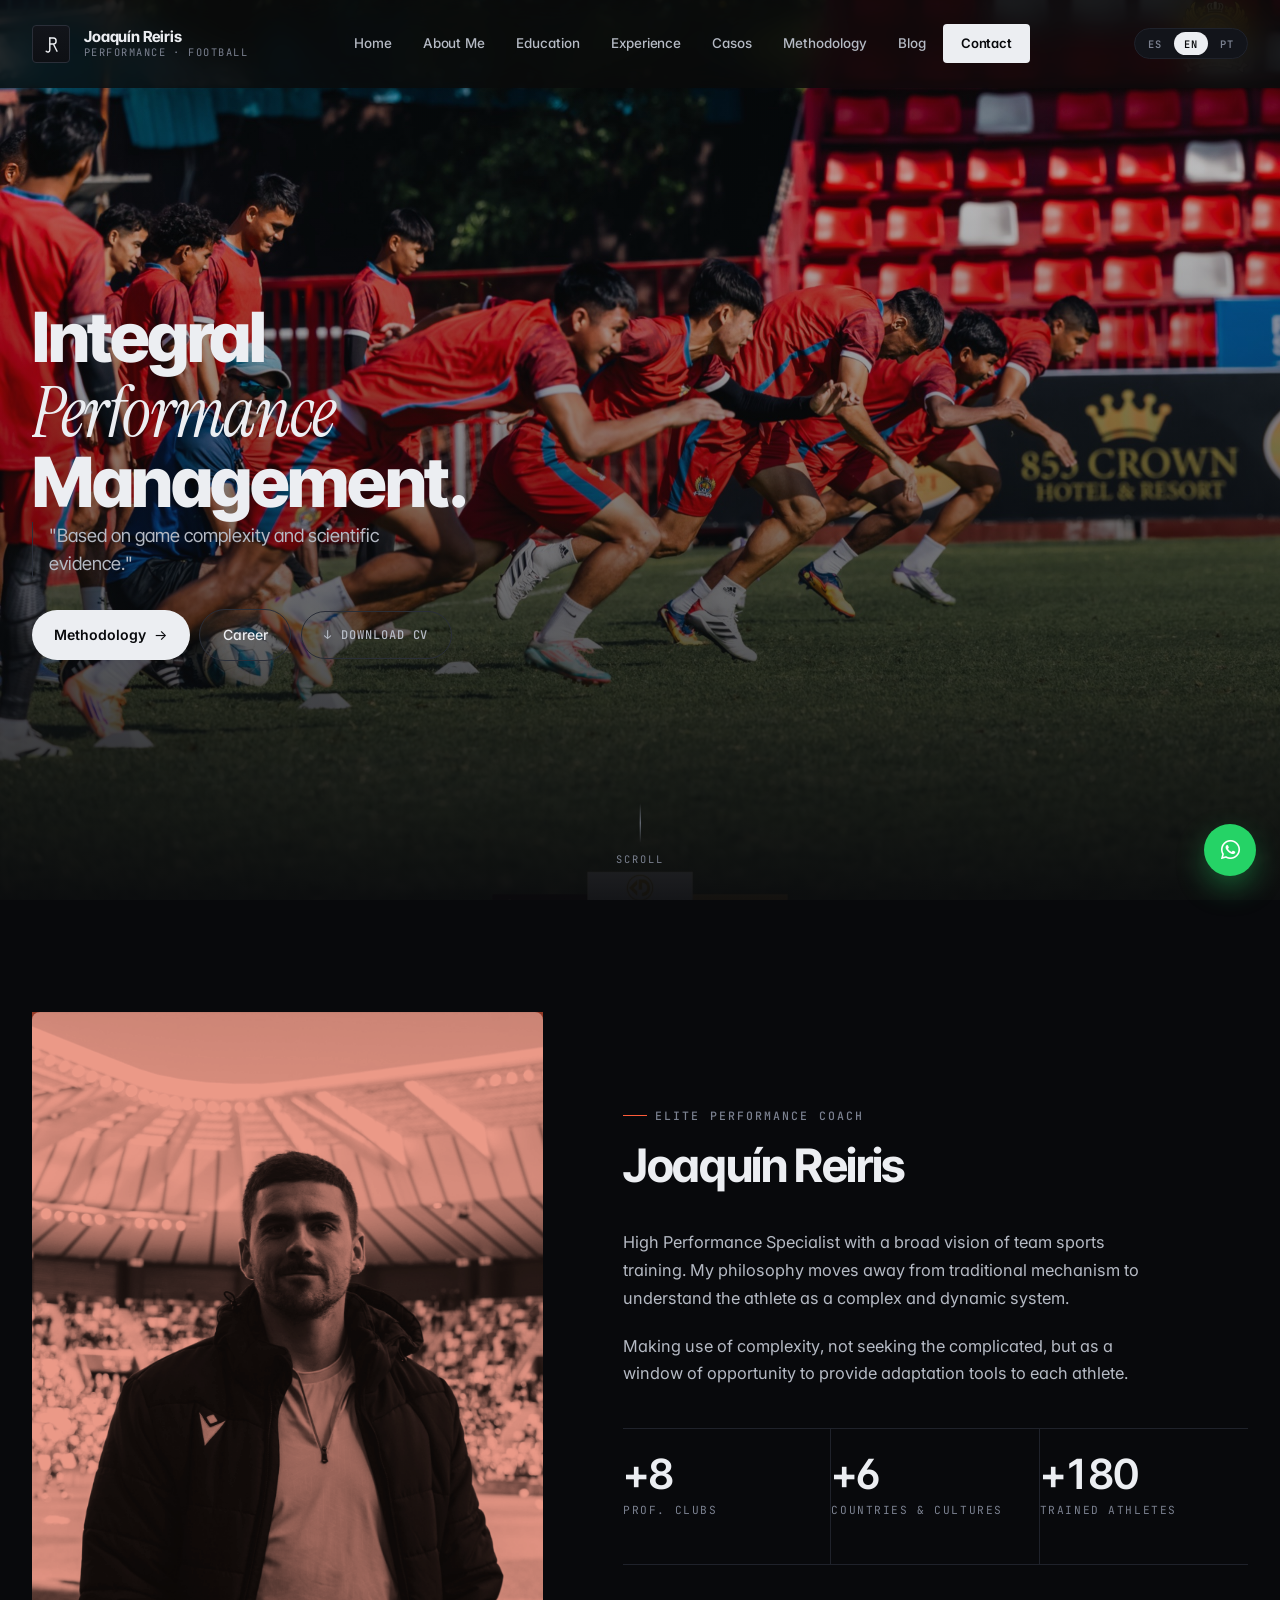
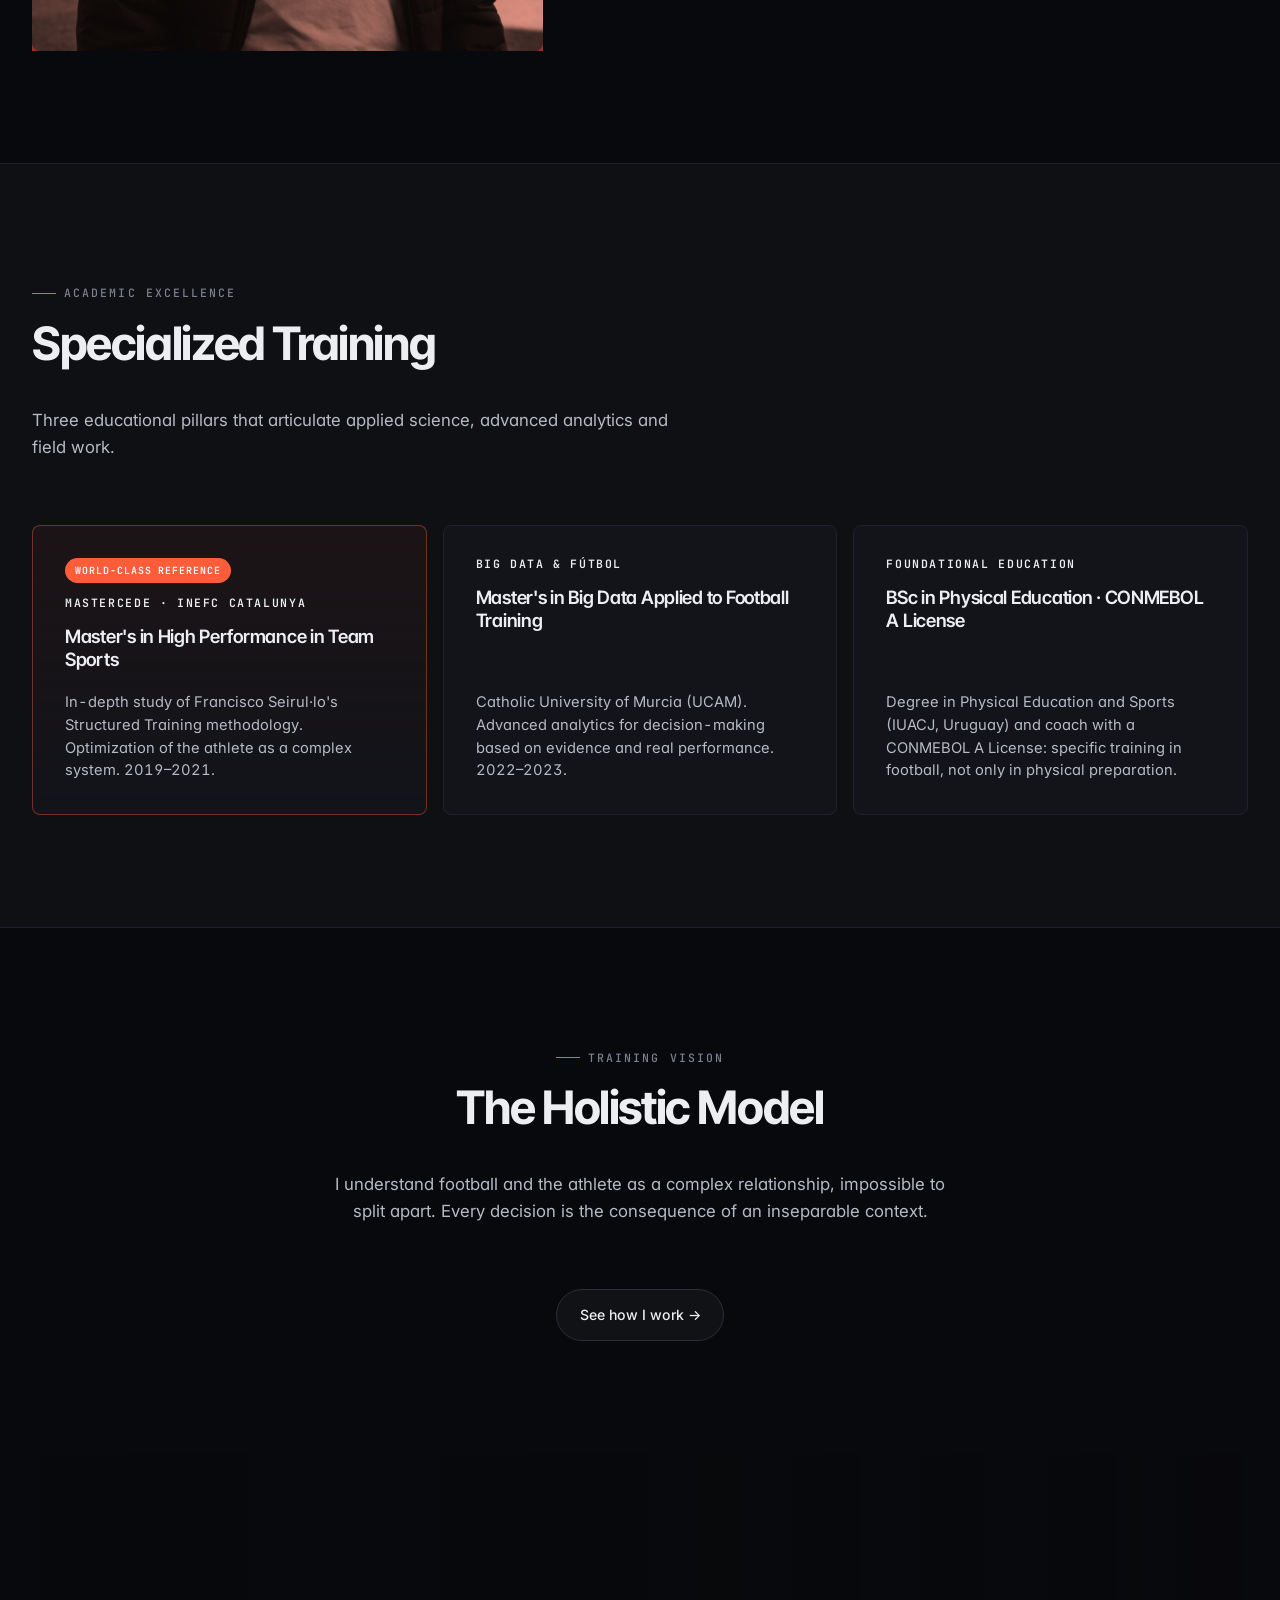
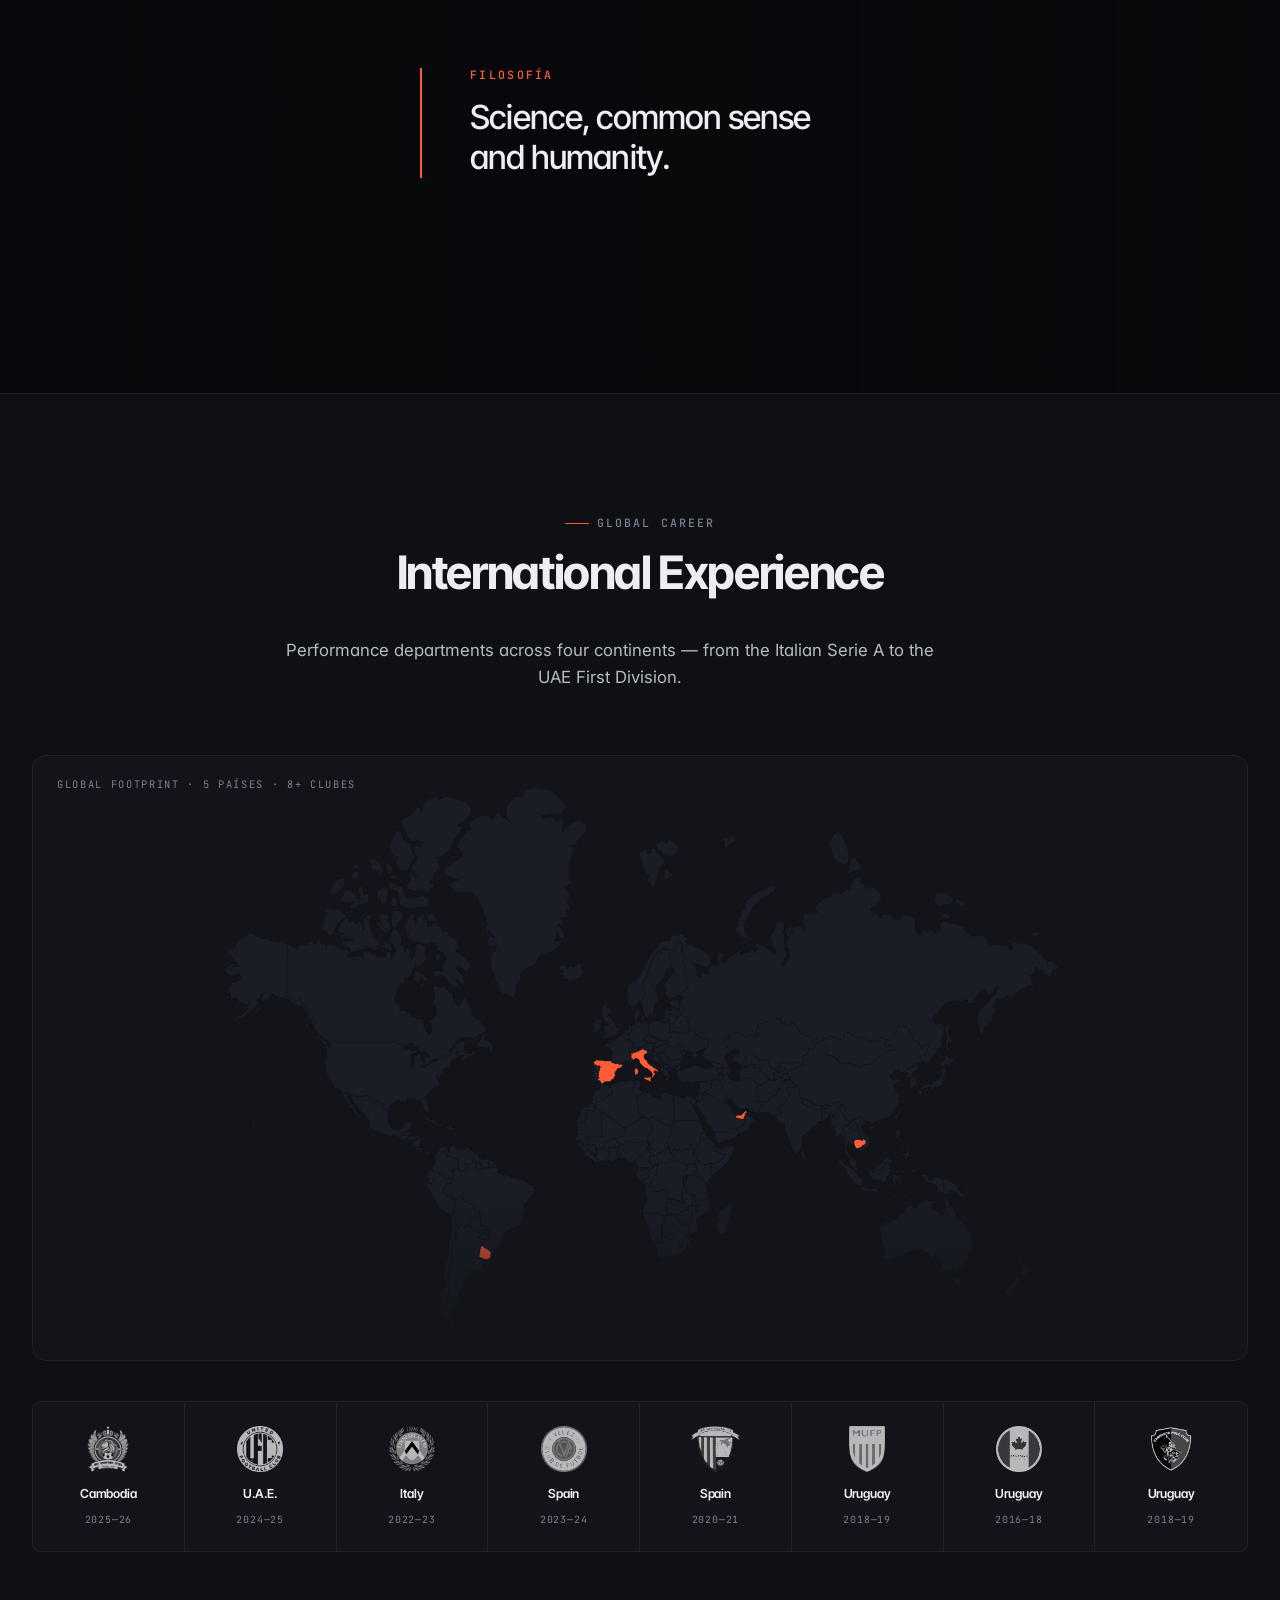
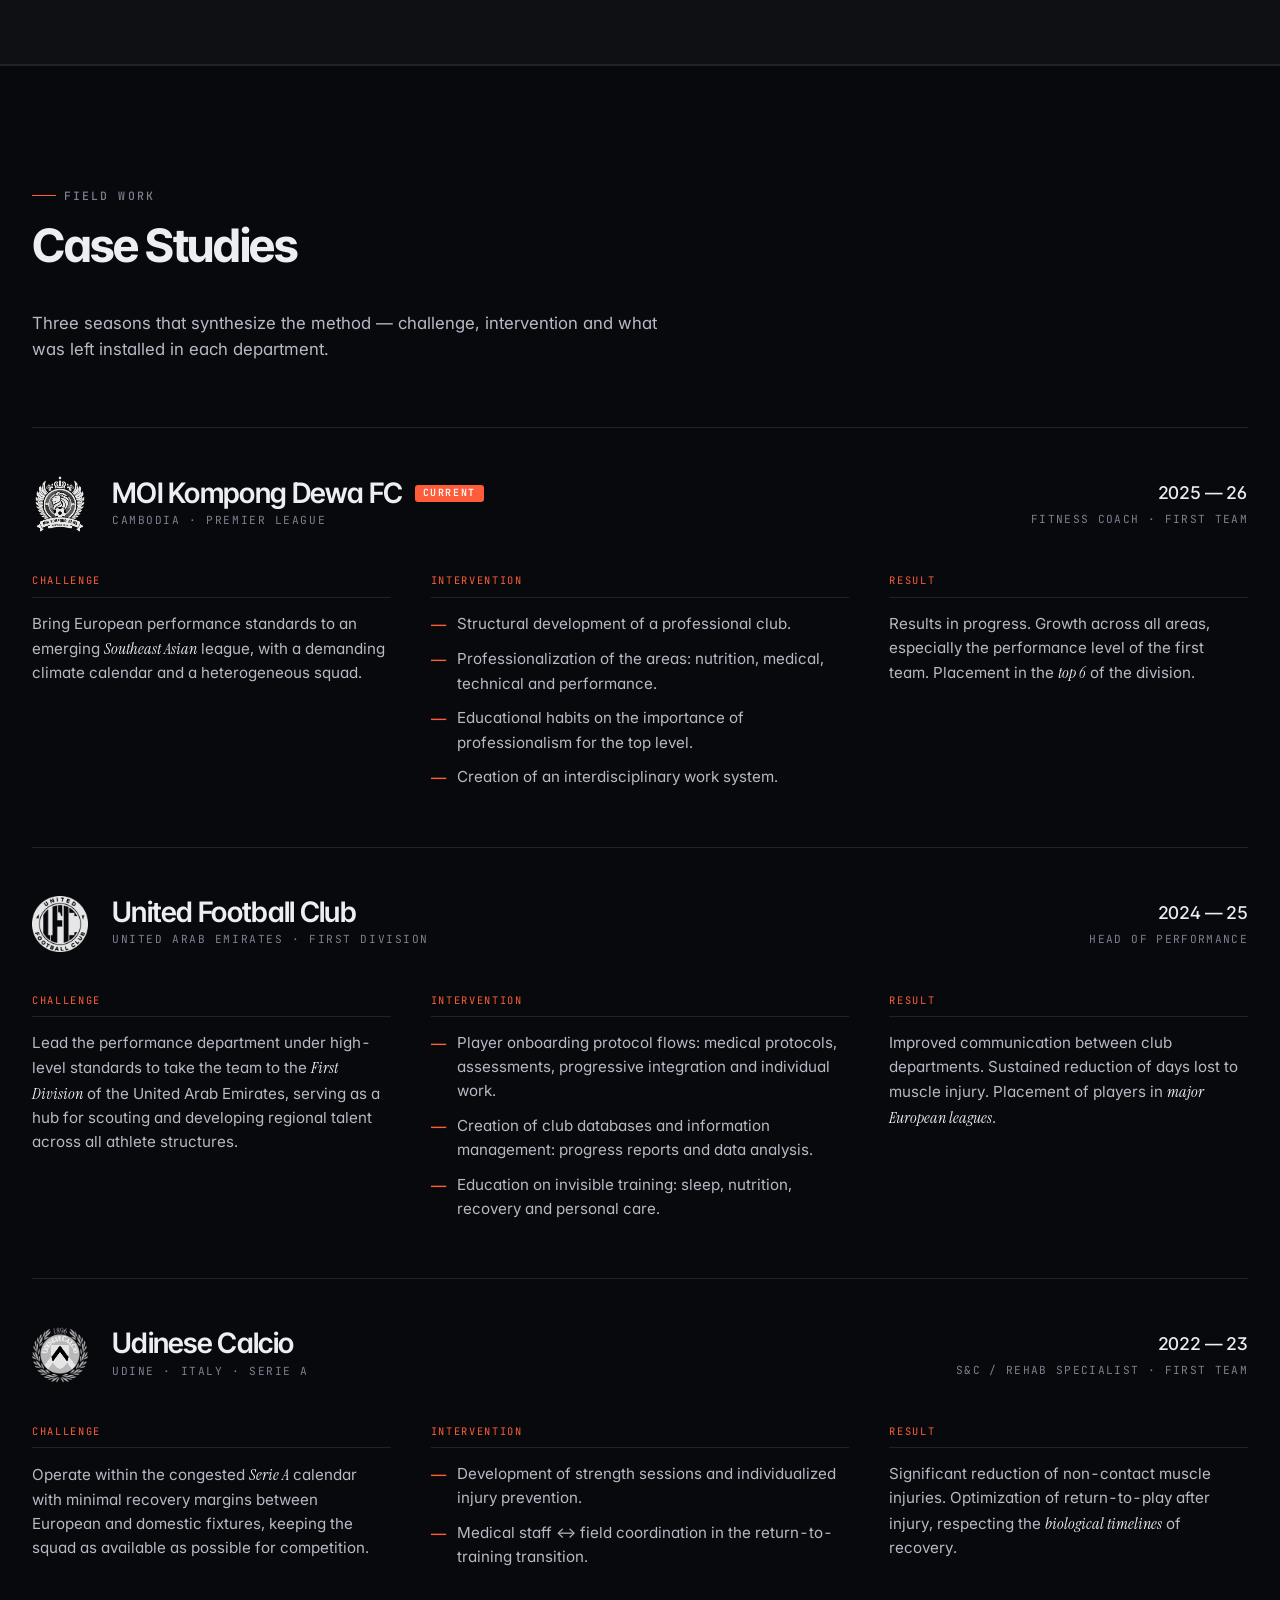
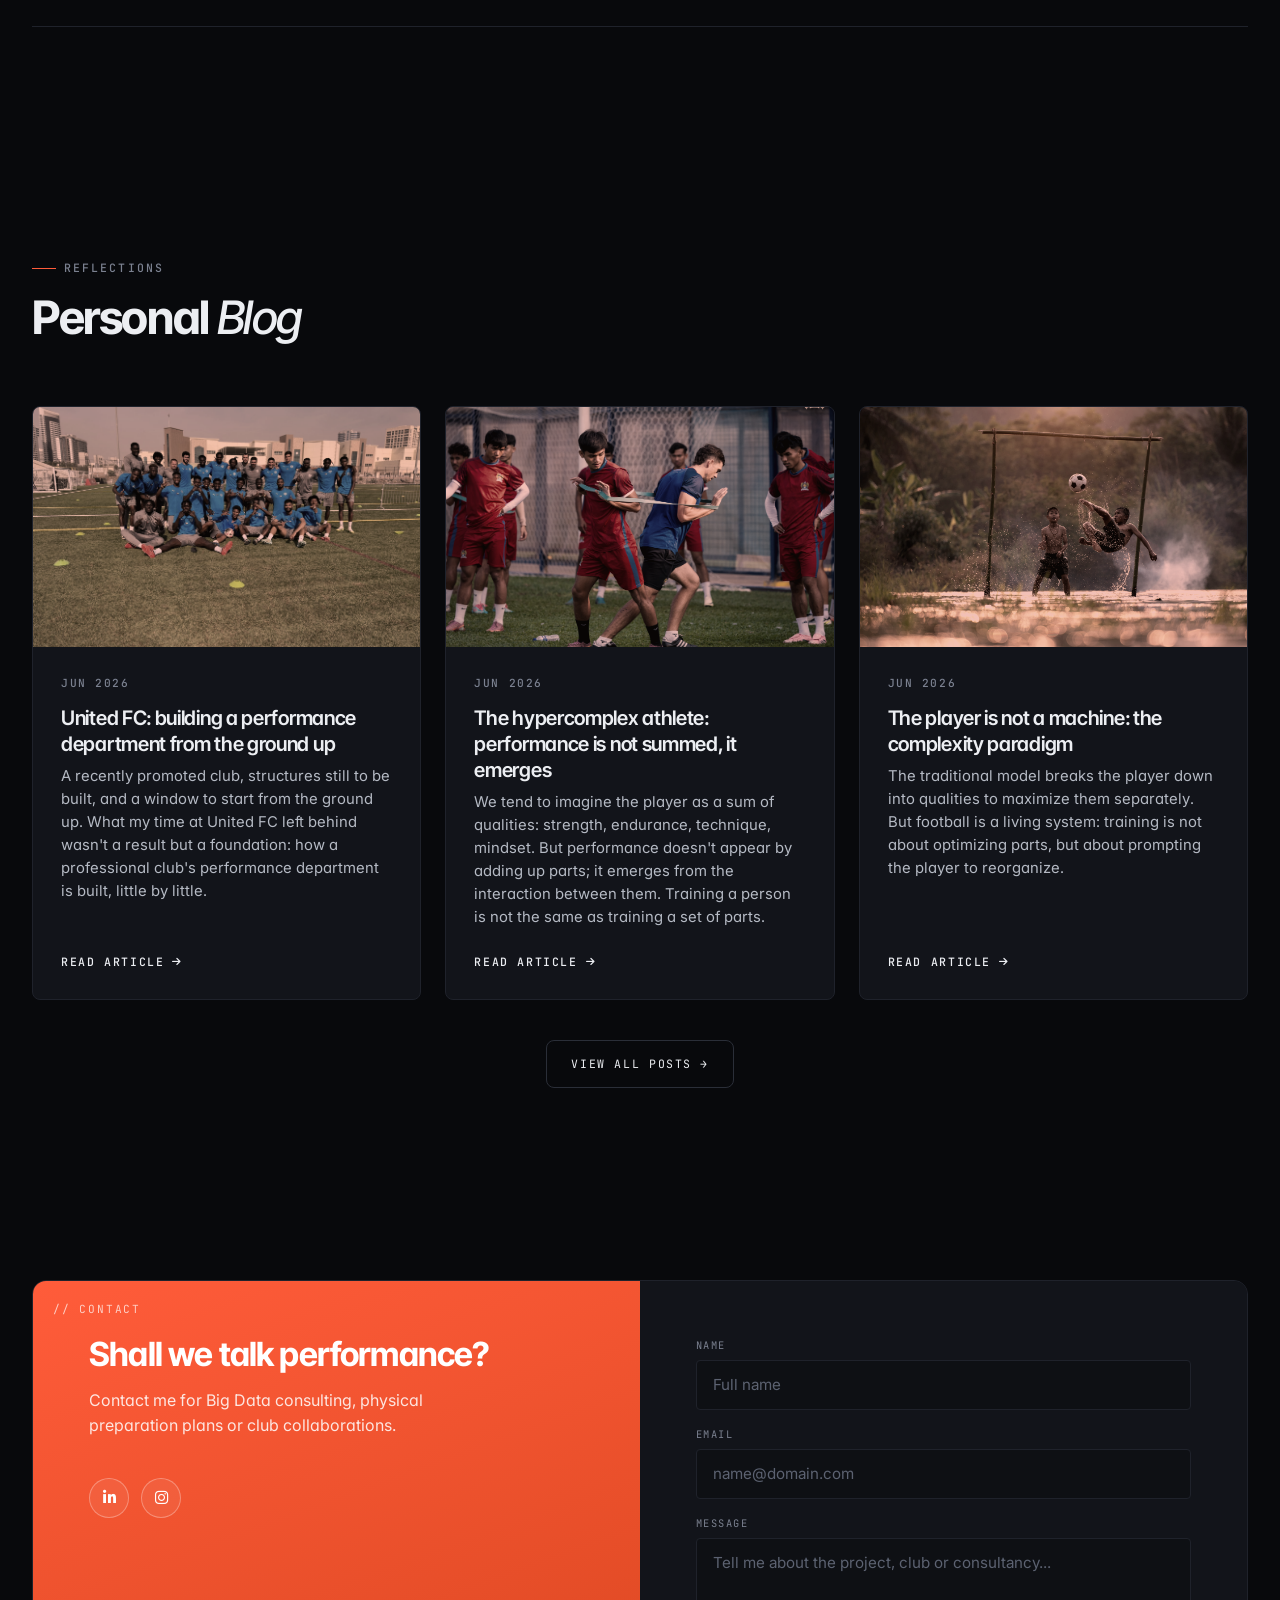
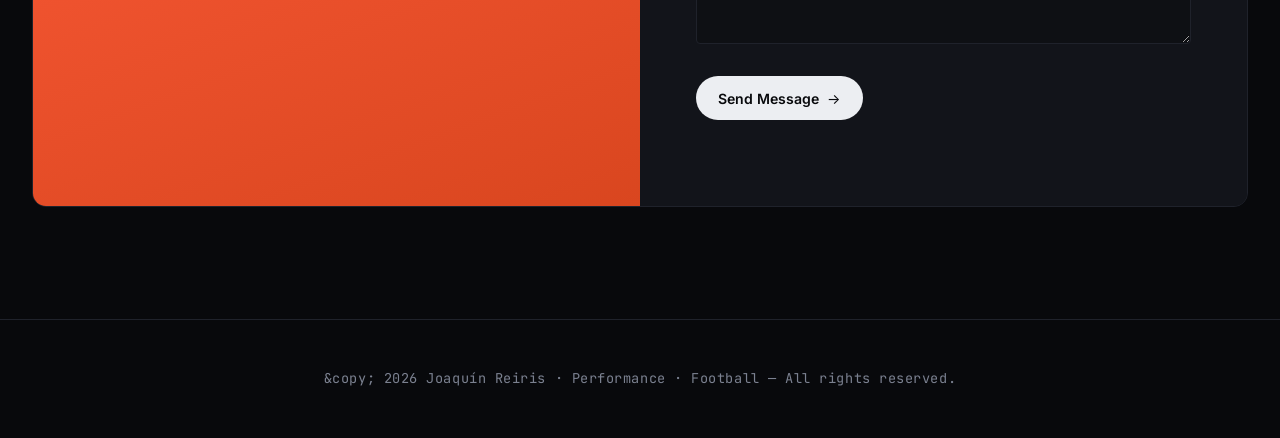
<file: index.html>
<!DOCTYPE html>
<html lang="es">
<head>
    <meta charset="UTF-8">
    <meta name="viewport" content="width=device-width, initial-scale=1.0">
    <title>Joaquín Reiris · Preparador Físico de Fútbol — Performance & Big Data</title>
    <meta name="description" content="Joaquín Reiris, preparador físico de fútbol profesional. Gestión integral del rendimiento, Big Data aplicado y experiencia internacional en Serie A, Emiratos y Sudeste Asiático. Trabajó con Andrea Pirlo.">
    <meta name="keywords" content="preparador físico fútbol, sport scientist football, performance coach, Big Data fútbol, readaptador, strength and conditioning, Joaquín Reiris">
    <meta name="author" content="Joaquín Reiris">
    <meta name="robots" content="index, follow">
    <link rel="canonical" href="https://joaquinreiris.com/">

    <!-- Open Graph (WhatsApp, LinkedIn, Facebook) -->
    <meta property="og:type" content="website">
    <meta property="og:url" content="https://joaquinreiris.com/">
    <meta property="og:title" content="Joaquín Reiris · Preparador Físico de Fútbol — Performance & Big Data">
    <meta property="og:description" content="Gestión integral del rendimiento en fútbol profesional. Experiencia internacional en Serie A, Emiratos y Sudeste Asiático.">
    <meta property="og:image" content="https://joaquinreiris.com/assets/fotos/IMG_4376.JPG">
    <meta property="og:locale" content="es_ES">

    <!-- Twitter Card -->
    <meta name="twitter:card" content="summary_large_image">
    <meta name="twitter:title" content="Joaquín Reiris · Preparador Físico de Fútbol">
    <meta name="twitter:description" content="Gestión integral del rendimiento en fútbol profesional. Performance & Big Data.">
    <meta name="twitter:image" content="https://joaquinreiris.com/assets/fotos/IMG_4376.JPG">

    <!-- Structured data (Google Knowledge Graph) -->
    <script type="application/ld+json">
    {
      "@context": "https://schema.org",
      "@type": "Person",
      "name": "Joaquín Reiris",
      "url": "https://joaquinreiris.com",
      "jobTitle": "Preparador Físico de Fútbol Profesional",
      "email": "reiris.joaquin@gmail.com",
      "nationality": ["Uruguay", "Italia"],
      "knowsAbout": ["Preparación física", "Rendimiento deportivo", "Big Data en fútbol", "Readaptación de lesiones", "Strength and Conditioning"],
      "alumniOf": ["INEFC Catalunya", "Universidad Católica de Murcia (UCAM)", "IUACJ"],
      "sameAs": [
        "https://www.linkedin.com/in/joaquin-reiris-24b04ab2/",
        "https://www.instagram.com/jrob_performance/"
      ]
    }
    </script>

    <!-- Google Fonts: Inter Tight + Inter + JetBrains Mono -->
    <link rel="preconnect" href="https://fonts.googleapis.com">
    <link rel="preconnect" href="https://fonts.gstatic.com" crossorigin>
    <link href="https://fonts.googleapis.com/css2?family=Inter:wght@300;400;500;600;700&family=Inter+Tight:ital,wght@0,400;0,500;0,600;0,700;0,800;1,400;1,500;1,600&family=Instrument+Serif:ital@0;1&family=JetBrains+Mono:wght@400;500;600&display=swap" rel="stylesheet">

    <!-- AOS Library (mantener compatibilidad con animaciones existentes) -->
    <link href="https://unpkg.com/aos@2.3.1/dist/aos.css" rel="stylesheet">

    <!-- Font Awesome -->
    <link rel="stylesheet" href="https://cdnjs.cloudflare.com/ajax/libs/font-awesome/6.4.0/css/all.min.css">

    <link rel="preload" as="image" href="assets/fotos/1T3A6444.jpg">
    <link rel="stylesheet" href="redesign.css">
</head>
<body data-screen-label="01 Home">

    <!-- ============================== NAVBAR ============================== -->
    <nav class="navbar">
        <div class="logo-container">
            <a href="#home" class="logo">
                <svg viewBox="0 0 100 100" class="jr-logo-svg" aria-hidden="true">
                    <path d="M45 25 V75 C45 85 35 85 30 80" fill="none" stroke="currentColor" stroke-width="6" stroke-linecap="round" stroke-linejoin="round"/>
                    <path d="M45 25 H60 C75 25 75 50 60 50 H45 M60 50 L75 80" fill="none" stroke="currentColor" stroke-width="6" stroke-linecap="round" stroke-linejoin="round"/>
                </svg>
                <div class="logo-text">
                    <span class="name">Joaquín Reiris</span>
                    <span class="title">Performance · Football</span>
                </div>
            </a>
        </div>
        <ul class="nav-links">
            <li><a href="#home" data-i18n="nav.home">Inicio</a></li>
            <li><a href="sobre-mi.html" data-i18n="nav.about">Sobre Mí</a></li>
            <li><a href="#academic" data-i18n="nav.academic">Formación</a></li>
            <li><a href="#experience" data-i18n="nav.experience">Experiencia</a></li>
            <li><a href="#cases">Casos</a></li>
            <li><a href="metodologia.html" data-i18n="nav.leadership">Metodología</a></li>
            <li><a href="blog.html" data-i18n="nav.blog">Blog</a></li>
            <li><a href="#contact" class="btn-nav" data-i18n="nav.contact">Contacto</a></li>
        </ul>
        <div class="lang-switcher" aria-label="Language switcher">
            <button class="lang-btn active" data-lang="es">ES</button>
            <button class="lang-btn" data-lang="en">EN</button>
            <button class="lang-btn" data-lang="pt">PT</button>
        </div>
        <div class="menu-toggle" aria-label="Open menu">
            <i class="fas fa-bars"></i>
        </div>
    </nav>

    <!-- ============================== HERO ============================== -->
    <section id="home" class="hero" data-screen-label="Hero">
        <div class="hero-overlay"></div>

        <div class="hero-content" data-aos="fade-up" data-aos-duration="900">
            <div class="hero-main">
                <svg viewBox="0 0 100 100" class="hero-logo-large" aria-hidden="true">
                    <path d="M45 25 V75 C45 85 35 85 30 80" fill="none" stroke="currentColor" stroke-width="2.5" stroke-linecap="round" stroke-linejoin="round"/>
                    <path d="M45 25 H60 C75 25 75 50 60 50 H45 M60 50 L75 80" fill="none" stroke="currentColor" stroke-width="2.5" stroke-linecap="round" stroke-linejoin="round"/>
                </svg>

                <h1 class="glitch reveal-lines" data-text="GESTIÓN INTEGRAL DEL RENDIMIENTO" data-i18n="hero.title"><span class="line"><span>Gestión integral</span></span><span class="line"><span>del <em>rendimiento</em>.</span></span></h1>
                <p class="hero-tagline" data-i18n="hero.tagline">Basada en la complejidad del juego y la evidencia científica — al servicio del fútbol de élite.</p>

                <div class="hero-btns">
                    <a href="metodologia.html" class="btn-primary" data-i18n="hero.btn_methods">Ver metodología</a>
                    <a href="#experience" class="btn-secondary" data-i18n="hero.btn_experience">Trayectoria</a>
                    <a href="CV - Joaqu&iacute;n Reiris - ESP.pdf" class="btn-outline" download data-i18n="hero.btn_cv">Descargar CV</a>
                </div>
            </div>
        </div>

        <div class="scroll-indicator">
            <div class="mouse"></div>
            <span>Scroll</span>
        </div>
    </section>

    <!-- ============================== ABOUT ============================== -->
    <section id="about" class="about" data-screen-label="About">
        <div class="container">
            <div class="about-grid">
                <div class="about-image duotone" data-aos="fade-right">
                    <img src="assets/fotos/IMG_4376.JPG" alt="Joaquín Reiris">
                    <div class="image-accent"></div>
                </div>
                <div class="about-text" data-aos="fade-left">
                    <span class="section-subtitle" data-i18n="about.subtitle">Preparador físico de élite</span>
                    <h2 class="section-title" data-i18n="about.title">Joaquín <span>Reiris</span></h2>
                    <p data-i18n="about.p1">Especialista en alto rendimiento con una visión amplia del entrenamiento en deportes de equipo. Mi filosofía se aleja del mecanicismo tradicional para entender al deportista como un sistema complejo y dinámico.</p>
                    <p data-i18n="about.p2">Hacer uso de la complejidad — no buscando lo complicado, sino como una ventana de oportunidad para entregar herramientas reales de adaptación a cada deportista.</p>
                    <div class="stats-grid">
                        <div class="stat-item">
                            <h3 data-i18n="about.stat1_val">9</h3>
                            <p data-i18n="about.stat1_label">Clubes profesionales</p>
                        </div>
                        <div class="stat-item">
                            <h3 data-i18n="about.stat2_val">6</h3>
                            <p data-i18n="about.stat2_label">Países &amp; culturas</p>
                        </div>
                        <div class="stat-item">
                            <h3 data-i18n="about.stat3_val">12</h3>
                            <p data-i18n="about.stat3_label">Temporadas en activo</p>
                        </div>
                    </div>
                </div>
            </div>
        </div>
    </section>

    <!-- ============================== ACADEMIC ============================== -->
    <section id="academic" class="academic" data-screen-label="Academic">
        <div class="container">
            <div class="section-header" data-aos="fade-up">
                <span class="section-subtitle" data-i18n="academic.subtitle">Excelencia académica</span>
                <h2 class="section-title" data-i18n="academic.title">Formación <span>especializada</span></h2>
                <p class="header-desc" data-i18n="academic.desc">Tres pilares formativos que articulan ciencia aplicada, analítica avanzada y trabajo de campo.</p>
            </div>
            <div class="academic-grid">
                <div class="academic-card featured" data-aos="fade-up">
                    <div class="card-tag" data-i18n="academic.tag">Referente Mundial</div>
                    <h3>MASTERCEDE · INEFC Catalunya</h3>
                    <p class="degree" data-i18n="academic.deg1">Máster en Alto Rendimiento en Deportes de Equipo</p>
                    <p class="description" data-i18n="academic.desc1">Profundización en la metodología del Entrenamiento Estructurado de Francisco Seirul·lo. Optimización del deportista como sistema complejo. 2019–2021.</p>
                </div>
                <div class="academic-card" data-aos="fade-up" data-aos-delay="100">
                    <h3>Big Data &amp; Fútbol</h3>
                    <p class="degree" data-i18n="academic.deg2">Máster en Big Data Aplicado al Entrenamiento en Fútbol</p>
                    <p class="description" data-i18n="academic.desc2">Universidad Católica de Murcia (UCAM). Analítica avanzada para la toma de decisiones basada en evidencia y rendimiento real. 2022–2023.</p>
                </div>
                <div class="academic-card" data-aos="fade-up" data-aos-delay="200">
                    <h3 data-i18n="academic.kicker3">Formación de base</h3>
                    <p class="degree" data-i18n="academic.deg3">Licenciatura en Educación Física · Licencia A CONMEBOL</p>
                    <p class="description" data-i18n="academic.desc3">Licenciado en Educación Física y Deportes (IUACJ, Uruguay) y entrenador con Licencia A CONMEBOL: formación específica en fútbol, no solo en preparación física.</p>
                </div>
            </div>
        </div>
    </section>

    <!-- ============================== METHODS — Holistic ============================== -->
    <section id="methods" class="methods" data-screen-label="Methods">
        <div class="container">
            <div class="section-header center" data-aos="fade-up">
                <span class="section-subtitle" data-i18n="methods.subtitle">Visión del entrenamiento</span>
                <h2 class="section-title" data-i18n="methods.title">El modelo <span>holístico</span></h2>
                <p class="header-desc" data-i18n="methods.desc">Entiendo el fútbol y al deportista como una relación compleja, imposible de fraccionar. Cada decisión es consecuencia de un contexto inseparable.</p>
            </div>

            <div class="blog-viewall-wrap" data-aos="fade-up">
                <a href="metodologia.html" class="btn-secondary" data-i18n="methods.cta">Ver mi modelo de trabajo →</a>
            </div>
        </div>
    </section>

    <!-- ============================== QUOTE PARALLAX ============================== -->
    <section class="quote-parallax" data-screen-label="Quote">
        <div class="parallax-overlay"></div>
        <div class="container">
            <blockquote data-aos="fade-up" data-i18n="quote.text">
                Ciencia, sentido común y humanidad.
            </blockquote>
        </div>
    </section>

    <!-- ============================== EXPERIENCE — World Map ============================== -->
    <section id="experience" class="experience" data-screen-label="Experience">
        <div class="container">
            <div class="section-header" data-aos="fade-up">
                <span class="section-subtitle" data-i18n="exp.subtitle">Trayectoria global</span>
                <h2 class="section-title" data-i18n="exp.title">Experiencia <span>internacional</span></h2>
                <p class="header-desc" data-i18n="exp.desc">Departamentos de rendimiento en cuatro continentes — desde la Serie A italiana hasta la Primera División de Emiratos Árabes Unidos.</p>
            </div>

            <div id="map-container" class="map-wrapper" data-aos="zoom-in">
                <div class="map-overlay">
                    <div id="map-tooltip" class="map-tooltip"></div>
                </div>
                <div id="world-map"></div>
            </div>

            <!-- Tira de escudos por país -->
            <div class="exp-logos" data-aos="fade-up">
                <div class="exp-logo" tabindex="0" data-club="MOI Kompong Dewa FC" data-role-es="Preparador Físico — 1.er Equipo" data-role-en="Fitness Coach — First Team" data-role-pt="Preparador Físico — Time Principal">
                    <img src="assets/squads/MOI_Kompong_Dewa.png" alt="MOI Kompong Dewa FC">
                    <span class="exp-logo-c" data-i18n="country.cambodia">Camboya</span>
                    <span class="exp-logo-y">2025—26</span>
                </div>
                <div class="exp-logo" tabindex="0" data-club="United Football Club" data-role-es="Head of Performance" data-role-en="Head of Performance" data-role-pt="Head of Performance">
                    <img class="white-logo" src="assets/squads/United FC.png" alt="United FC">
                    <span class="exp-logo-c" data-i18n="country.uae">Emiratos Á. U.</span>
                    <span class="exp-logo-y">2024—25</span>
                </div>
                <div class="exp-logo" tabindex="0" data-club="Udinese Calcio" data-role-es="S&amp;C / Readaptador — 1.er Equipo" data-role-en="S&amp;C / Rehab — First Team" data-role-pt="S&amp;C / Readaptador — Time Principal">
                    <img src="assets/squads/Udinese.png" alt="Udinese Calcio">
                    <span class="exp-logo-c" data-i18n="country.italy">Italia</span>
                    <span class="exp-logo-y">2022—23</span>
                </div>
                <div class="exp-logo" tabindex="0" data-club="Vélez Club de Fútbol" data-role-es="S&amp;C / Readaptador — 1.er Equipo" data-role-en="S&amp;C / Rehab — First Team" data-role-pt="S&amp;C / Readaptador — Time Principal">
                    <img src="assets/squads/Velez.png" alt="Vélez CF">
                    <span class="exp-logo-c" data-i18n="country.spain">España</span>
                    <span class="exp-logo-y">2023—24</span>
                </div>
                <div class="exp-logo" tabindex="0" data-club="San Bartolomé CF" data-role-es="Preparador Físico — 1.er Equipo" data-role-en="Fitness Coach — First Team" data-role-pt="Preparador Físico — Time Principal">
                    <img src="assets/squads/SanBartolome.png" alt="San Bartolomé CF">
                    <span class="exp-logo-c" data-i18n="country.spain">España</span>
                    <span class="exp-logo-y">2020—21</span>
                </div>
                <div class="exp-logo" tabindex="0" data-club="Mutual Uruguaya de Futbolistas Profesionales" data-role-es="Preparador Físico" data-role-en="Fitness Coach" data-role-pt="Preparador Físico">
                    <img src="assets/squads/MUFP.png" alt="Mutual Uruguaya de Futbolistas Profesionales">
                    <span class="exp-logo-c" data-i18n="country.uruguay">Uruguay</span>
                    <span class="exp-logo-y">2018—19</span>
                </div>
                <div class="exp-logo" tabindex="0" data-club="Canadian Soccer Club" data-role-es="Preparador Físico — 1.er Equipo" data-role-en="Fitness Coach — First Team" data-role-pt="Preparador Físico — Time Principal">
                    <img src="assets/squads/Canadian.png" alt="Canadian Soccer Club">
                    <span class="exp-logo-c" data-i18n="country.uruguay">Uruguay</span>
                    <span class="exp-logo-y">2016—18</span>
                </div>
                <div class="exp-logo" tabindex="0" data-club="Carrasco Polo Club" data-role-es="Preparador Físico" data-role-en="Fitness Coach" data-role-pt="Preparador Físico">
                    <img src="assets/squads/Carrasco.png" alt="Carrasco Polo Club">
                    <span class="exp-logo-c" data-i18n="country.uruguay">Uruguay</span>
                    <span class="exp-logo-y">2018—19</span>
                </div>
            </div>
        </div>
    </section>

    <!-- ============================== CASES ============================== -->
    <section id="cases" class="cases" data-screen-label="Cases">
        <div class="container">
            <div class="section-header" data-aos="fade-up">
                <span class="section-subtitle" data-i18n="cases.subtitle">Trabajo en campo</span>
                <h2 class="section-title" data-i18n="cases.title">Casos</h2>
                <p class="header-desc" data-i18n="cases.desc">Tres temporadas que sintetizan el método — reto, intervención y lo que quedó instalado en cada departamento.</p>
            </div>

            <div class="cases-list">

                <article class="case" data-aos="fade-up">
                    <header class="case-head">
                        <img class="case-logo" src="assets/squads/MOI_Kompong_Dewa.png" alt="MOI Kompong Dewa FC">
                        <div class="case-title">
                            <h3>MOI Kompong Dewa FC <span class="case-now" data-i18n="cases.now">Actual</span></h3>
                            <span class="case-meta" data-i18n="case1.meta">Camboya · Premier League</span>
                        </div>
                        <div class="case-period">
                            <span class="case-period-num">2025 — 26</span>
                            <span class="case-period-role" data-i18n="case1.role">Preparador Físico · 1.er equipo</span>
                        </div>
                    </header>
                    <div class="case-body">
                        <div class="case-col">
                            <span class="case-col-k" data-i18n="cases.k_challenge">Reto</span>
                            <p data-i18n="case1.challenge">Llevar estándares de rendimiento europeos a una liga emergente del <em>sudeste asiático</em>, con calendario climatológico exigente y plantilla heterogénea.</p>
                        </div>
                        <div class="case-col">
                            <span class="case-col-k" data-i18n="cases.k_intervention">Intervención</span>
                            <ul>
                                <li data-i18n="case1.int1">Desarrollo estructural de un club profesional.</li>
                                <li data-i18n="case1.int2">Profesionalización de las áreas: nutrición, médica, técnica y rendimiento.</li>
                                <li data-i18n="case1.int3">Hábitos educativos sobre la importancia del profesionalismo para el alto nivel.</li>
                                <li data-i18n="case1.int4">Creación de un sistema de trabajo interdisciplinar.</li>
                            </ul>
                        </div>
                        <div class="case-col">
                            <span class="case-col-k" data-i18n="cases.k_result">Resultado</span>
                            <p data-i18n="case1.result">Resultados en desarrollo. Crecimiento de todas las áreas, especialmente el nivel de performance del 1.er equipo. Ubicación en los <em>6 primeros puestos</em> de la divisional.</p>
                        </div>
                    </div>
                </article>

                <article class="case" data-aos="fade-up">
                    <header class="case-head">
                        <img class="case-logo white-logo" src="assets/squads/United FC.png" alt="United FC">
                        <div class="case-title">
                            <h3>United Football Club</h3>
                            <span class="case-meta" data-i18n="case2.meta">Emiratos Árabes Unidos · 1.ª División</span>
                        </div>
                        <div class="case-period">
                            <span class="case-period-num">2024 — 25</span>
                            <span class="case-period-role" data-i18n="case2.role">Head of Performance</span>
                        </div>
                    </header>
                    <div class="case-body">
                        <div class="case-col">
                            <span class="case-col-k" data-i18n="cases.k_challenge">Reto</span>
                            <p data-i18n="case2.challenge">Liderar el departamento de rendimiento bajo estándares de alto nivel para llevar al equipo a la <em>Primera División</em> de los Emiratos Árabes Unidos, siendo sede de captación y desarrollo de talentos de la región en todas las estructuras del deportista.</p>
                        </div>
                        <div class="case-col">
                            <span class="case-col-k" data-i18n="cases.k_intervention">Intervención</span>
                            <ul>
                                <li data-i18n="case2.int1">Flujos protocolares de incorporación de jugadores: protocolos médicos, evaluaciones, integración progresiva y trabajos individuales.</li>
                                <li data-i18n="case2.int2">Creación de bases de datos del club y gestión de la información: informes de evolución y análisis de datos.</li>
                                <li data-i18n="case2.int3">Educación del entrenamiento invisible: sueño, nutrición, recuperación y cuidado personal.</li>
                            </ul>
                        </div>
                        <div class="case-col">
                            <span class="case-col-k" data-i18n="cases.k_result">Resultado</span>
                            <p data-i18n="case2.result">Mejora de la comunicación entre departamentos del club. Reducción sostenida de jornadas perdidas por lesión muscular. Inserción de futbolistas en <em>grandes ligas europeas</em>.</p>
                        </div>
                    </div>
                </article>

                <article class="case" data-aos="fade-up">
                    <header class="case-head">
                        <img class="case-logo" src="assets/squads/Udinese.png" alt="Udinese Calcio">
                        <div class="case-title">
                            <h3>Udinese Calcio</h3>
                            <span class="case-meta" data-i18n="case3.meta">Udine · Italia · Serie A</span>
                        </div>
                        <div class="case-period">
                            <span class="case-period-num">2022 — 23</span>
                            <span class="case-period-role" data-i18n="case3.role">S&amp;C / Readaptador · 1.er equipo</span>
                        </div>
                    </header>
                    <div class="case-body">
                        <div class="case-col">
                            <span class="case-col-k" data-i18n="cases.k_challenge">Reto</span>
                            <p data-i18n="case3.challenge">Operar dentro del calendario congestionado de <em>Serie A</em> con márgenes mínimos de recuperación entre partidos europeos y domésticos, manteniendo a la plantilla con la mayor disposición posible para la competencia.</p>
                        </div>
                        <div class="case-col">
                            <span class="case-col-k" data-i18n="cases.k_intervention">Intervención</span>
                            <ul>
                                <li data-i18n="case3.int1">Desarrollo de las sesiones de fuerza y prevención individualizada de lesiones.</li>
                                <li data-i18n="case3.int2">Coordinación cuerpo médico ↔ campo en la transición de retornos a entrenamiento.</li>
                            </ul>
                        </div>
                        <div class="case-col">
                            <span class="case-col-k" data-i18n="cases.k_result">Resultado</span>
                            <p data-i18n="case3.result">Reducción significativa de lesiones musculares sin contacto. Optimización de la reinserción deportiva post-lesión para respetar los <em>tiempos biológicos</em> de recuperación.</p>
                        </div>
                    </div>
                </article>

            </div>
        </div>
    </section>

    <!-- ============================== BLOG ============================== -->
    <section id="blog" class="blog" data-screen-label="Blog">
        <div class="container">
            <div class="section-header" data-aos="fade-up">
                <span class="section-subtitle" data-i18n="blog.subtitle">Reflexiones</span>
                <h2 class="section-title" data-i18n="blog.title">Blog <span>personal</span></h2>
            </div>
            <div class="blog-grid" data-limit="3">
                <!-- Las tarjetas se generan desde posts.json vía blog.js (solo las 3 más recientes) -->
            </div>
            <div class="blog-viewall-wrap">
                <a href="blog.html" class="blog-viewall" data-i18n="blog.viewall">Ver todo el blog</a>
            </div>
        </div>
    </section>

    <!-- ============================== CONTACT ============================== -->
    <section id="contact" class="contact" data-screen-label="Contact">
        <div class="container">
            <div class="contact-box" data-aos="fade-up">
                <div class="contact-info">
                    <h2 data-i18n="contact.title">¿Hablamos de <span>rendimiento</span>?</h2>
                    <p data-i18n="contact.p">Contáctame para consultorías de Big Data, planes de preparación física o colaboraciones en clubes y staffs técnicos.</p>
                    <div class="social-links">
                        <a href="https://www.linkedin.com/in/joaquin-reiris-24b04ab2/" target="_blank" rel="noopener" aria-label="LinkedIn"><i class="fab fa-linkedin-in"></i></a>
                        <a href="https://www.instagram.com/jrob_performance/" target="_blank" rel="noopener" aria-label="Instagram"><i class="fab fa-instagram"></i></a>
                    </div>
                </div>
                <form class="contact-form" id="contact-form">
                    <div class="form-group">
                        <label for="cf-name" data-i18n="form.name">Nombre</label>
                        <input id="cf-name" name="name" type="text" placeholder="Nombre completo" data-i18n-ph="form.name_ph" required>
                    </div>
                    <div class="form-group">
                        <label for="cf-email" data-i18n="form.email">Email</label>
                        <input id="cf-email" name="email" type="email" placeholder="correo@dominio.com" data-i18n-ph="form.email_ph" required>
                    </div>
                    <div class="form-group">
                        <label for="cf-msg" data-i18n="form.msg">Mensaje</label>
                        <textarea id="cf-msg" name="message" placeholder="Cuéntame sobre el proyecto, club o consultoría..." data-i18n-ph="form.msg_ph" rows="4" required></textarea>
                    </div>
                    <button type="submit" class="btn-primary" data-i18n="contact.btn">Enviar mensaje</button>
                    <p id="form-status" class="form-status" aria-live="polite"></p>
                </form>
            </div>
        </div>
    </section>

    <!-- ============================== FOOTER ============================== -->
    <footer>
        <div class="container">
            <p data-i18n="footer.rights">© 2026 Joaquín Reiris · Performance · Football — Todos los derechos reservados.</p>
        </div>
    </footer>

    <!-- WhatsApp Floating -->
    <a href="https://wa.me/971501505371" class="whatsapp-float" target="_blank" aria-label="WhatsApp">
        <i class="fab fa-whatsapp"></i>
    </a>

    <!-- AOS Script -->
    <script src="https://unpkg.com/aos@2.3.1/dist/aos.js"></script>
    <script>
      window.addEventListener('DOMContentLoaded', () => {
        if (window.AOS) AOS.init({ duration: 800, once: true, easing: 'ease-out-cubic' });
        const nav = document.querySelector('.navbar');
        const onScroll = () => nav.classList.toggle('scrolled', window.scrollY > 8);
        window.addEventListener('scroll', onScroll, { passive: true });
        onScroll();
      });
    </script>
    <script>
      document.getElementById('contact-form').addEventListener('submit', async function(e) {
        e.preventDefault();
        const btn    = this.querySelector('button[type="submit"]');
        const status = document.getElementById('form-status');
        btn.disabled = true;
        btn.textContent = 'Enviando…';
        status.className = 'form-status';
        status.textContent = '';
        try {
          const res = await fetch('https://formspree.io/f/xqejrqgy', {
            method: 'POST',
            headers: { 'Accept': 'application/json' },
            body: new FormData(this)
          });
          if (res.ok) {
            status.className = 'form-status ok';
            status.textContent = 'Mensaje enviado. Te responderé pronto.';
            this.reset();
          } else {
            throw new Error();
          }
        } catch {
          status.className = 'form-status err';
          status.textContent = 'Error al enviar. Escríbeme directamente a reiris.joaquin@gmail.com';
        } finally {
          btn.disabled = false;
          btn.textContent = 'Enviar mensaje';
        }
      });
    </script>
    <!-- main.js original: dibuja el mapa mundial, gestiona idiomas, tooltips, modal y nodos del modelo holístico -->
    <script src="main.js"></script>
    <!-- blog.js: renderiza las entradas del blog desde posts.json -->
    <script src="blog.js"></script>
    <!-- Popup de rol sobre los escudos de Experiencia -->
    <script>
    (function(){
      const logos = document.querySelectorAll('.exp-logo');
      if(!logos.length) return;
      const pop = document.createElement('div');
      pop.className = 'exp-logo-pop';
      pop.innerHTML = '<span class="pop-club"></span><span class="pop-role"></span>';
      document.body.appendChild(pop);
      const clubEl = pop.querySelector('.pop-club'), roleEl = pop.querySelector('.pop-role');
      let current = null;
      const lang = () => { const l = document.documentElement.lang || 'es'; return ['es','en','pt'].includes(l) ? l : 'es'; };
      function fill(el){ clubEl.textContent = el.getAttribute('data-club') || ''; roleEl.textContent = el.getAttribute('data-role-'+lang()) || el.getAttribute('data-role-es') || ''; }
      function position(el){ const r = el.getBoundingClientRect(), pr = pop.getBoundingClientRect(); let left = r.left + r.width/2 - pr.width/2; left = Math.max(8, Math.min(left, window.innerWidth - pr.width - 8)); let top = r.top - pr.height - 10; if(top < 8) top = r.bottom + 10; pop.style.left = left+'px'; pop.style.top = top+'px'; }
      function show(el){ current = el; fill(el); pop.classList.add('show'); position(el); }
      function hide(){ current = null; pop.classList.remove('show'); }
      logos.forEach(el => {
        el.addEventListener('mouseenter', () => show(el));
        el.addEventListener('mouseleave', hide);
        el.addEventListener('focus', () => show(el));
        el.addEventListener('blur', hide);
        el.addEventListener('click', (e) => { e.preventDefault(); current === el ? hide() : show(el); });
      });
      document.addEventListener('click', (e) => { if(current && !e.target.closest('.exp-logo')) hide(); });
      window.addEventListener('scroll', hide, { passive:true });
      window.addEventListener('resize', hide);
      document.querySelectorAll('.lang-btn').forEach(b => b.addEventListener('click', () => { if(current) fill(current); }));
    })();
    </script>
</body>
</html>
</file>
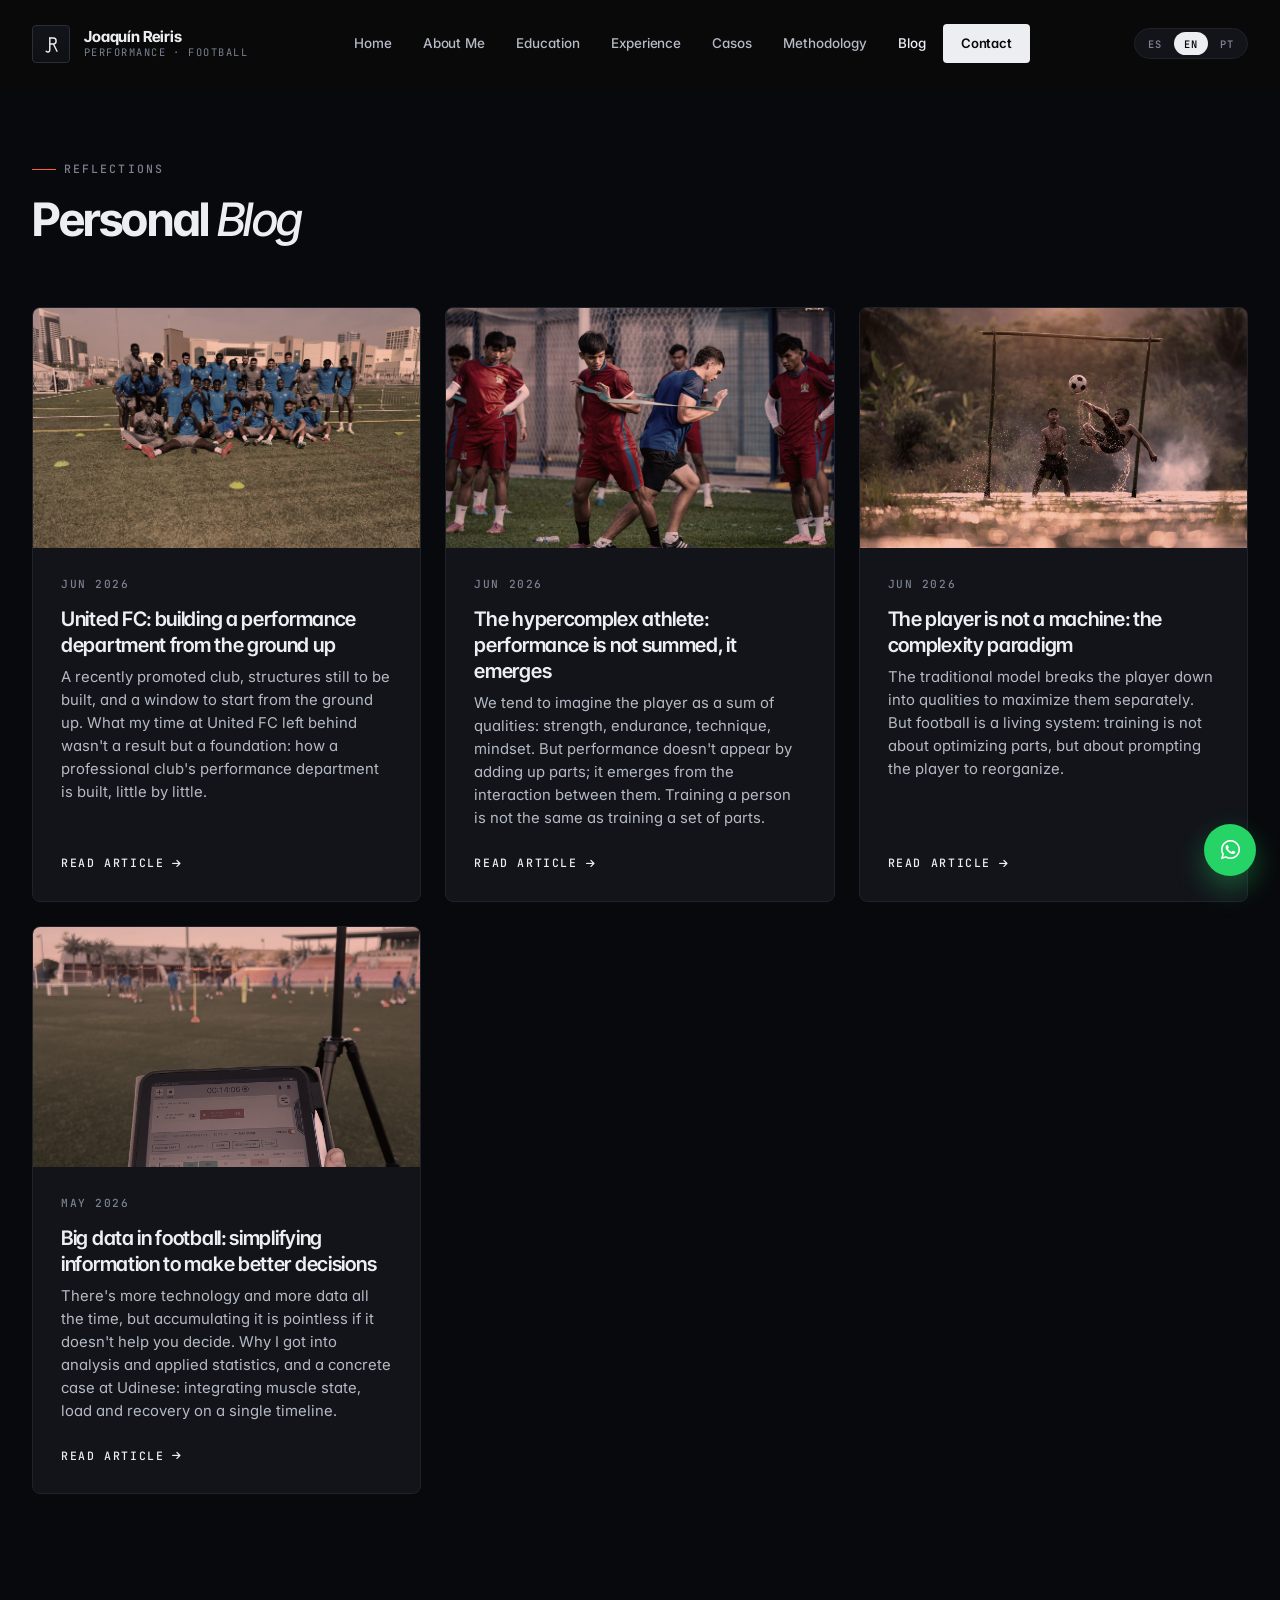
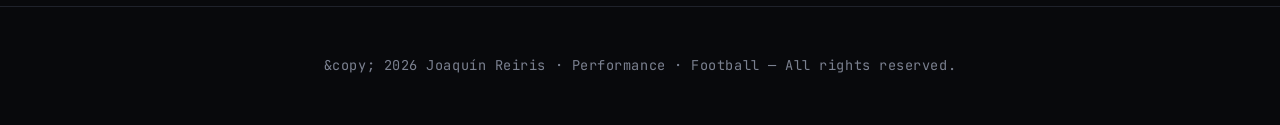
<file: blog.html>
<!DOCTYPE html>
<html lang="es">
<head>
    <meta charset="UTF-8">
    <meta name="viewport" content="width=device-width, initial-scale=1.0">
    <title>Blog · Joaquín Reiris — Preparación Física, Complejidad & Performance</title>
    <meta name="description" content="Blog de Joaquín Reiris: reflexiones sobre preparación física de fútbol, el paradigma de la complejidad, Big Data y rendimiento de élite.">
    <meta name="keywords" content="blog preparación física, complejidad fútbol, Big Data fútbol, performance, Joaquín Reiris">
    <meta name="author" content="Joaquín Reiris">
    <meta name="robots" content="index, follow">
    <link rel="canonical" href="https://joaquinreiris.com/blog.html">

    <!-- Open Graph (WhatsApp, LinkedIn, Facebook) -->
    <meta property="og:type" content="website">
    <meta property="og:url" content="https://joaquinreiris.com/blog.html">
    <meta property="og:title" content="Blog · Joaquín Reiris — Preparación Física & Complejidad">
    <meta property="og:description" content="Reflexiones sobre preparación física de fútbol, complejidad, Big Data y rendimiento de élite.">
    <meta property="og:image" content="https://joaquinreiris.com/assets/fotos/IMG_4376.JPG">
    <meta property="og:locale" content="es_ES">

    <!-- Twitter Card -->
    <meta name="twitter:card" content="summary_large_image">
    <meta name="twitter:title" content="Blog · Joaquín Reiris">
    <meta name="twitter:description" content="Reflexiones sobre preparación física de fútbol, complejidad y performance.">
    <meta name="twitter:image" content="https://joaquinreiris.com/assets/fotos/IMG_4376.JPG">

    <!-- Google Fonts: Inter Tight + Inter + JetBrains Mono -->
    <link rel="preconnect" href="https://fonts.googleapis.com">
    <link rel="preconnect" href="https://fonts.gstatic.com" crossorigin>
    <link href="https://fonts.googleapis.com/css2?family=Inter:wght@300;400;500;600;700&family=Inter+Tight:ital,wght@0,400;0,500;0,600;0,700;0,800;1,400;1,500;1,600&family=Instrument+Serif:ital@0;1&family=JetBrains+Mono:wght@400;500;600&display=swap" rel="stylesheet">

    <!-- AOS Library (mantener compatibilidad con animaciones existentes) -->
    <link href="https://unpkg.com/aos@2.3.1/dist/aos.css" rel="stylesheet">

    <!-- Font Awesome -->
    <link rel="stylesheet" href="https://cdnjs.cloudflare.com/ajax/libs/font-awesome/6.4.0/css/all.min.css">

    <link rel="stylesheet" href="redesign.css">
</head>
<body data-screen-label="Blog">

    <!-- ============================== NAVBAR ============================== -->
    <nav class="navbar">
        <div class="logo-container">
            <a href="index.html#home" class="logo">
                <svg viewBox="0 0 100 100" class="jr-logo-svg" aria-hidden="true">
                    <path d="M45 25 V75 C45 85 35 85 30 80" fill="none" stroke="currentColor" stroke-width="6" stroke-linecap="round" stroke-linejoin="round"/>
                    <path d="M45 25 H60 C75 25 75 50 60 50 H45 M60 50 L75 80" fill="none" stroke="currentColor" stroke-width="6" stroke-linecap="round" stroke-linejoin="round"/>
                </svg>
                <div class="logo-text">
                    <span class="name">Joaquín Reiris</span>
                    <span class="title">Performance · Football</span>
                </div>
            </a>
        </div>
        <ul class="nav-links">
            <li><a href="index.html#home" data-i18n="nav.home">Inicio</a></li>
            <li><a href="sobre-mi.html" data-i18n="nav.about">Sobre Mí</a></li>
            <li><a href="index.html#academic" data-i18n="nav.academic">Formación</a></li>
            <li><a href="index.html#experience" data-i18n="nav.experience">Experiencia</a></li>
            <li><a href="index.html#cases">Casos</a></li>
            <li><a href="metodologia.html" data-i18n="nav.leadership">Metodología</a></li>
            <li><a href="blog.html" class="active" data-i18n="nav.blog">Blog</a></li>
            <li><a href="index.html#contact" class="btn-nav" data-i18n="nav.contact">Contacto</a></li>
        </ul>
        <div class="lang-switcher" aria-label="Language switcher">
            <button class="lang-btn active" data-lang="es">ES</button>
            <button class="lang-btn" data-lang="en">EN</button>
            <button class="lang-btn" data-lang="pt">PT</button>
        </div>
        <div class="menu-toggle" aria-label="Open menu">
            <i class="fas fa-bars"></i>
        </div>
    </nav>

    <!-- ============================== BLOG ============================== -->
    <main class="blog-page">
        <section id="blog" class="blog blog-list-section" data-screen-label="Blog">
            <div class="container">
                <!-- (a) Vista listado -->
                <div class="section-header blog-list-header" data-aos="fade-up">
                    <span class="section-subtitle" data-i18n="blog.subtitle">Reflexiones</span>
                    <h2 class="section-title" data-i18n="blog.title">Blog <span>personal</span></h2>
                </div>
                <div class="blog-grid">
                    <!-- Las tarjetas se generan desde posts.json vía blog.js -->
                </div>

                <!-- (b) Vista artículo -->
                <article id="post-view" class="post-view" hidden></article>
            </div>
        </section>
    </main>

    <!-- ============================== FOOTER ============================== -->
    <footer>
        <div class="container">
            <p data-i18n="footer.rights">© 2026 Joaquín Reiris · Performance · Football — Todos los derechos reservados.</p>
        </div>
    </footer>

    <!-- WhatsApp Floating -->
    <a href="https://wa.me/971501505371" class="whatsapp-float" target="_blank" aria-label="WhatsApp">
        <i class="fab fa-whatsapp"></i>
    </a>

    <!-- AOS Script -->
    <script src="https://unpkg.com/aos@2.3.1/dist/aos.js"></script>
    <script>
      window.addEventListener('DOMContentLoaded', () => {
        if (window.AOS) AOS.init({ duration: 800, once: true, easing: 'ease-out-cubic' });
        const nav = document.querySelector('.navbar');
        const onScroll = () => nav.classList.toggle('scrolled', window.scrollY > 8);
        window.addEventListener('scroll', onScroll, { passive: true });
        onScroll();
      });
    </script>
    <!-- main.js: idiomas (i18n) y persistencia de idioma entre páginas -->
    <script src="main.js"></script>
    <!-- blog.js: renderiza el listado y la vista de artículo desde posts.json -->
    <script src="blog.js"></script>
</body>
</html>
</file>
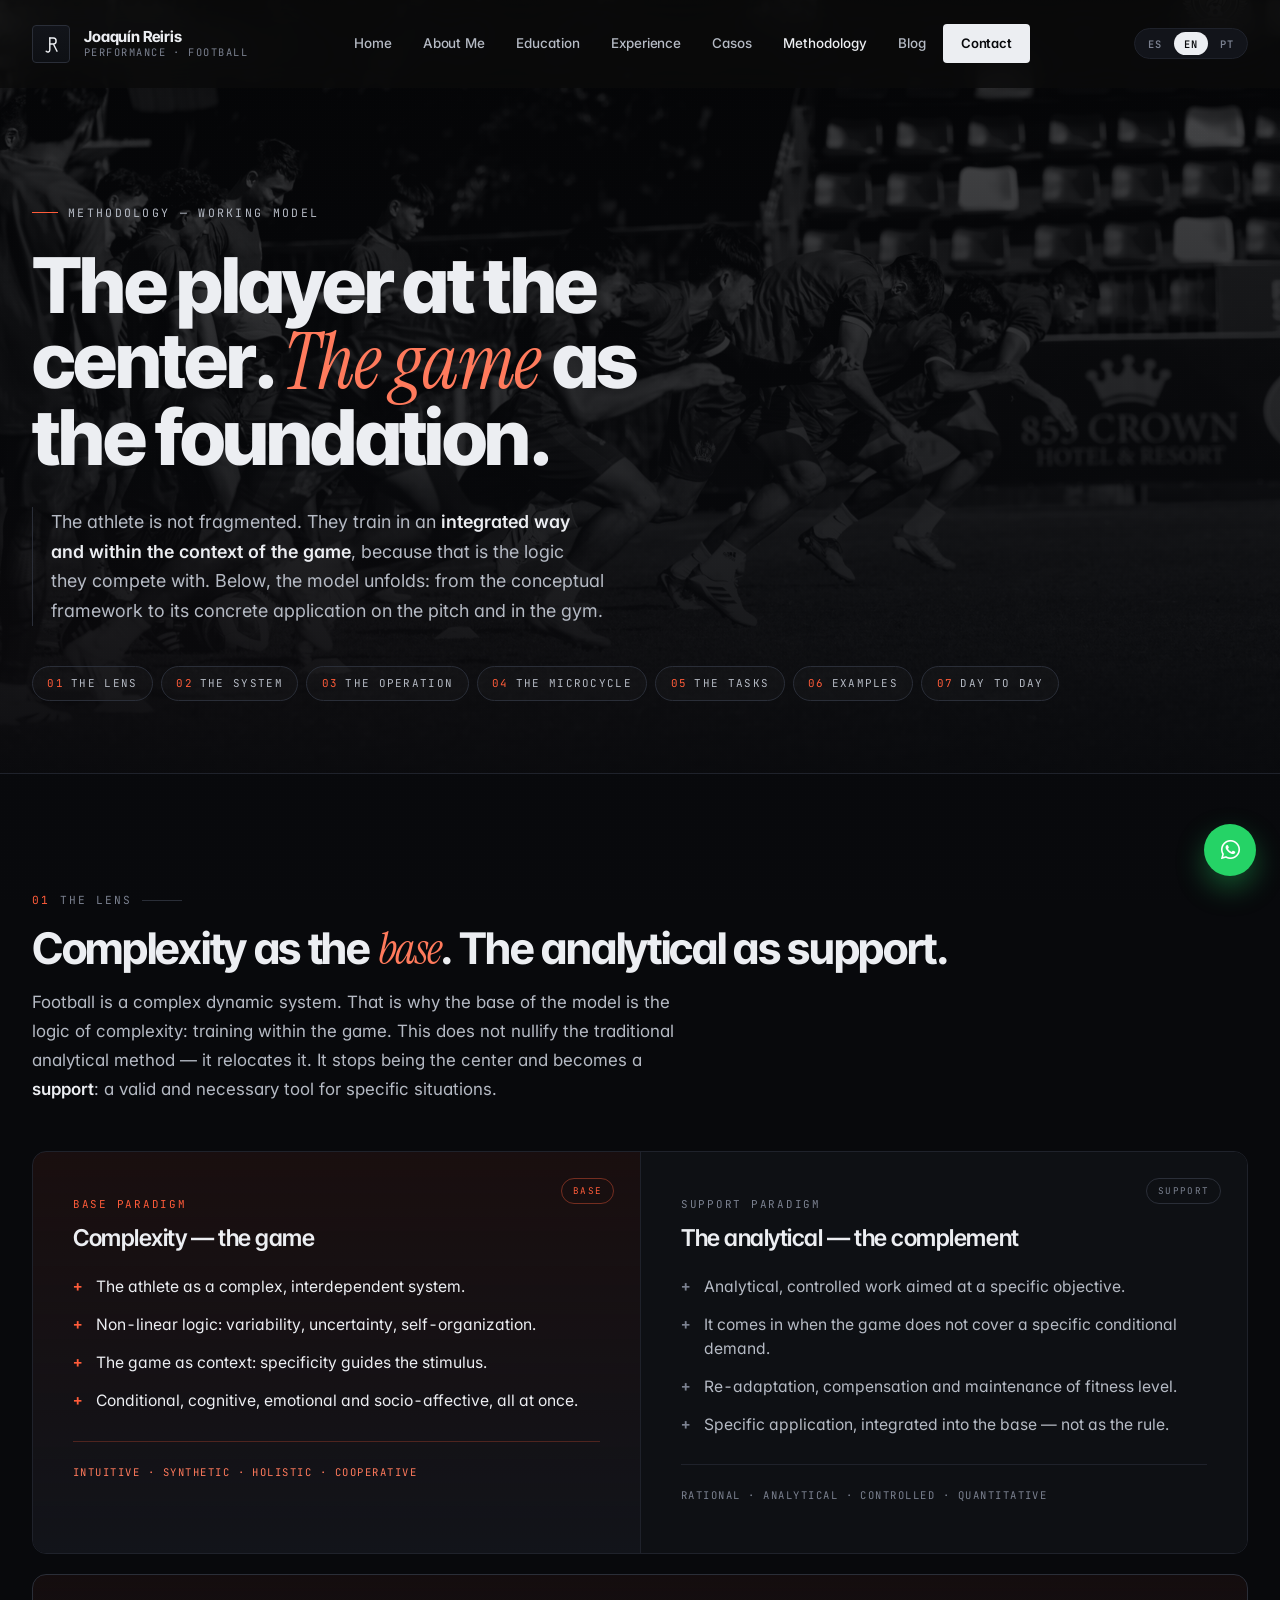
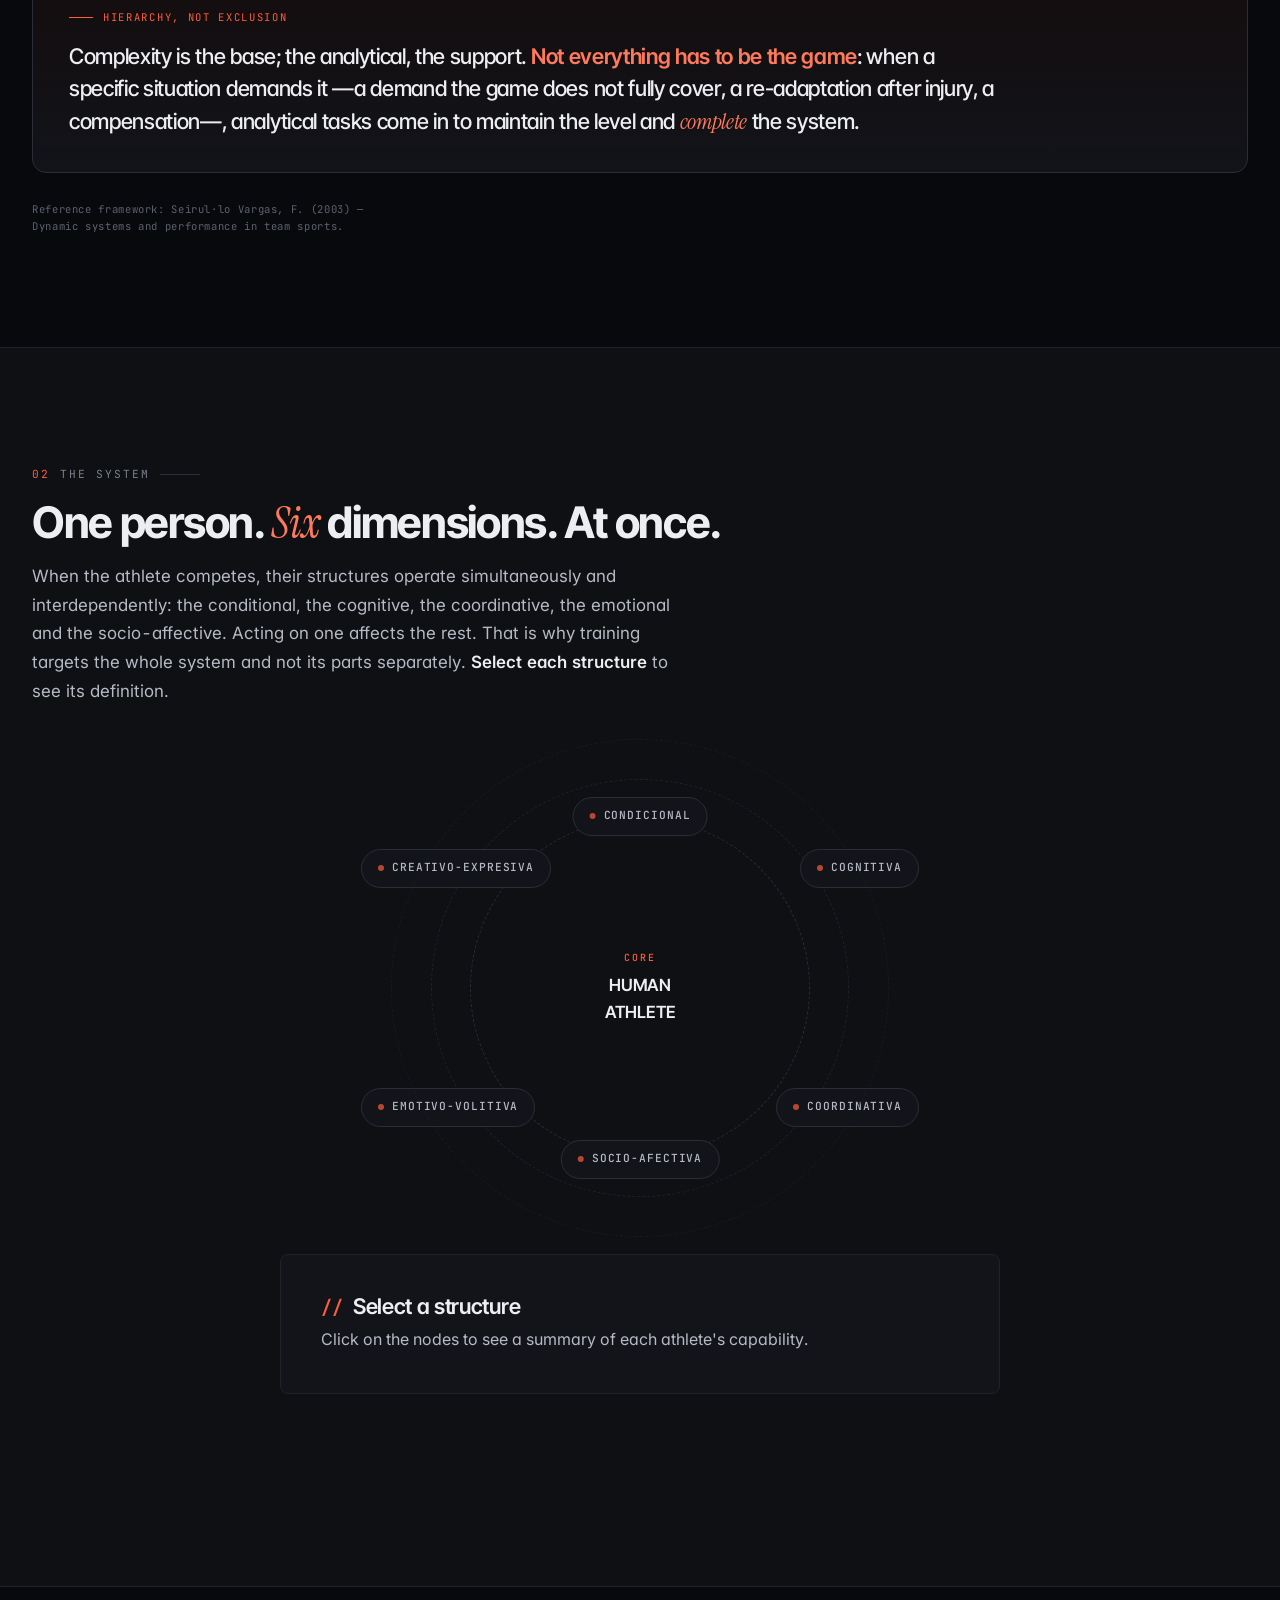
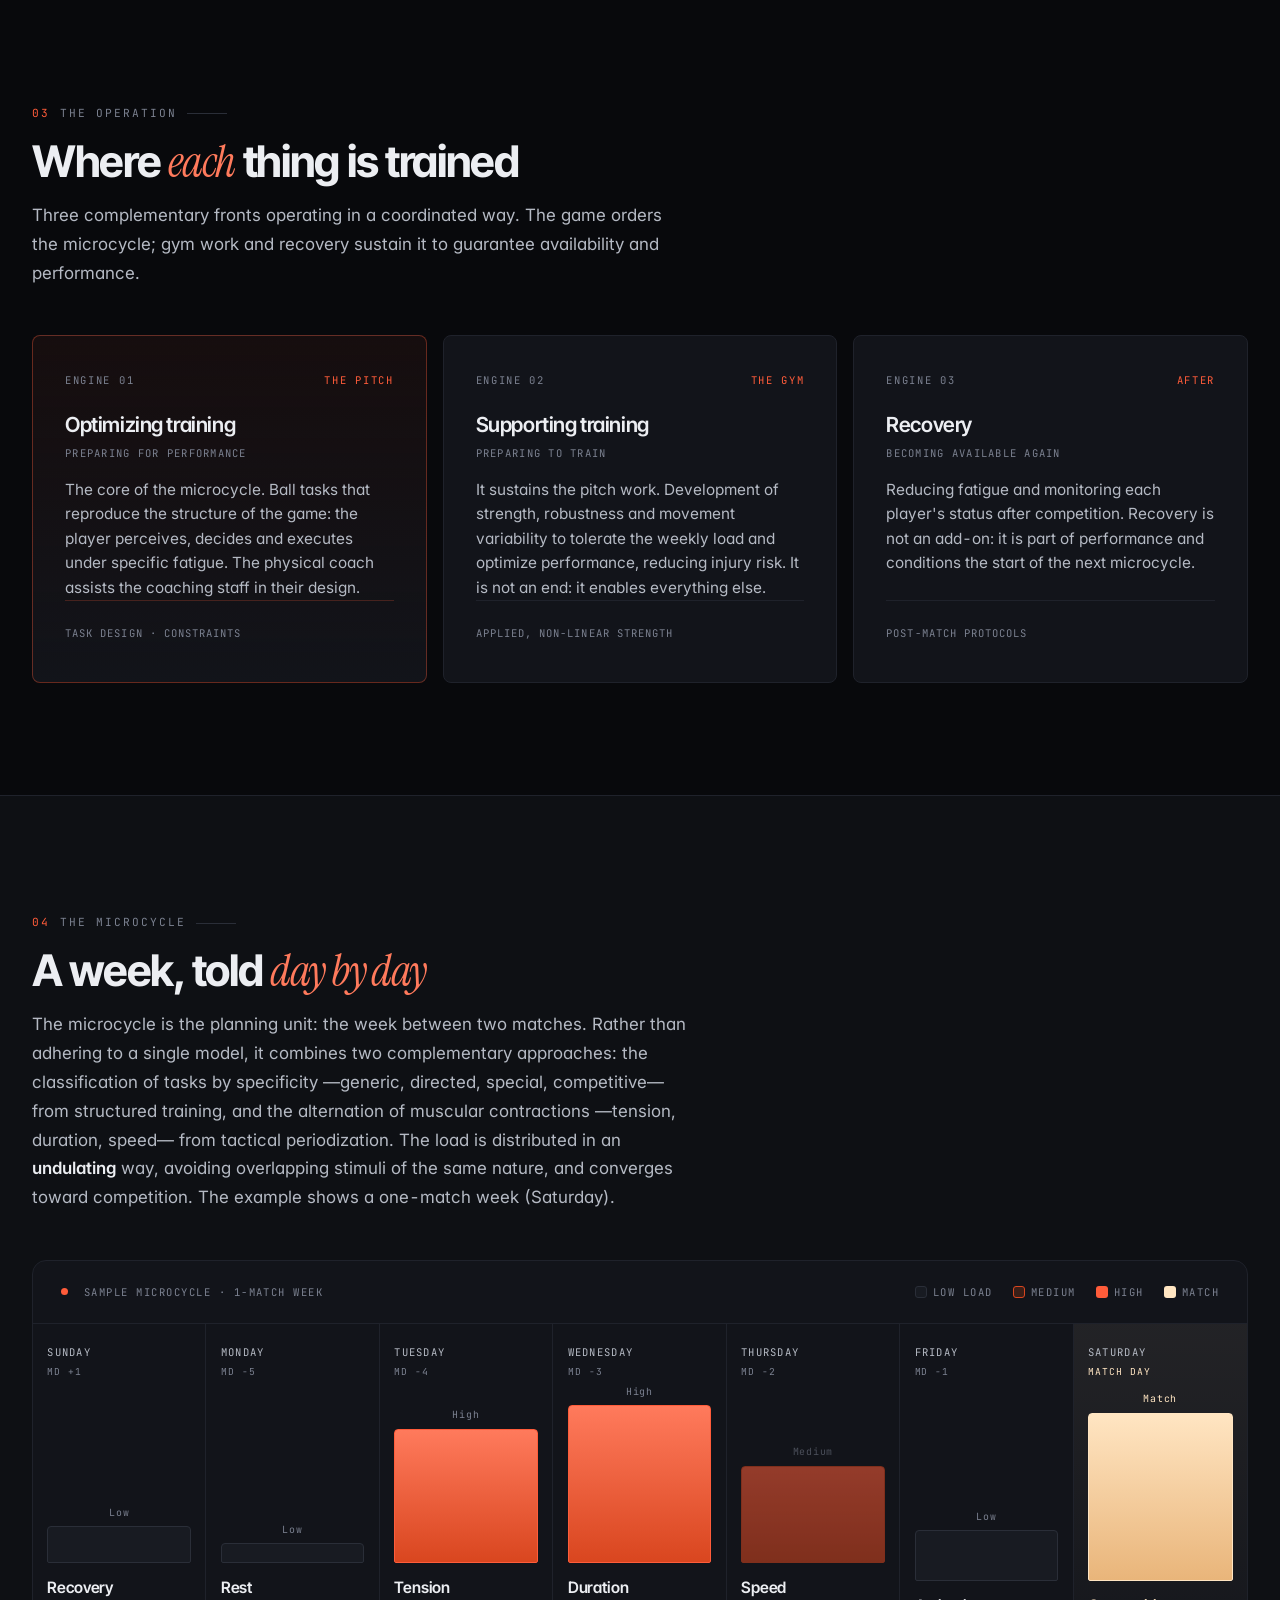
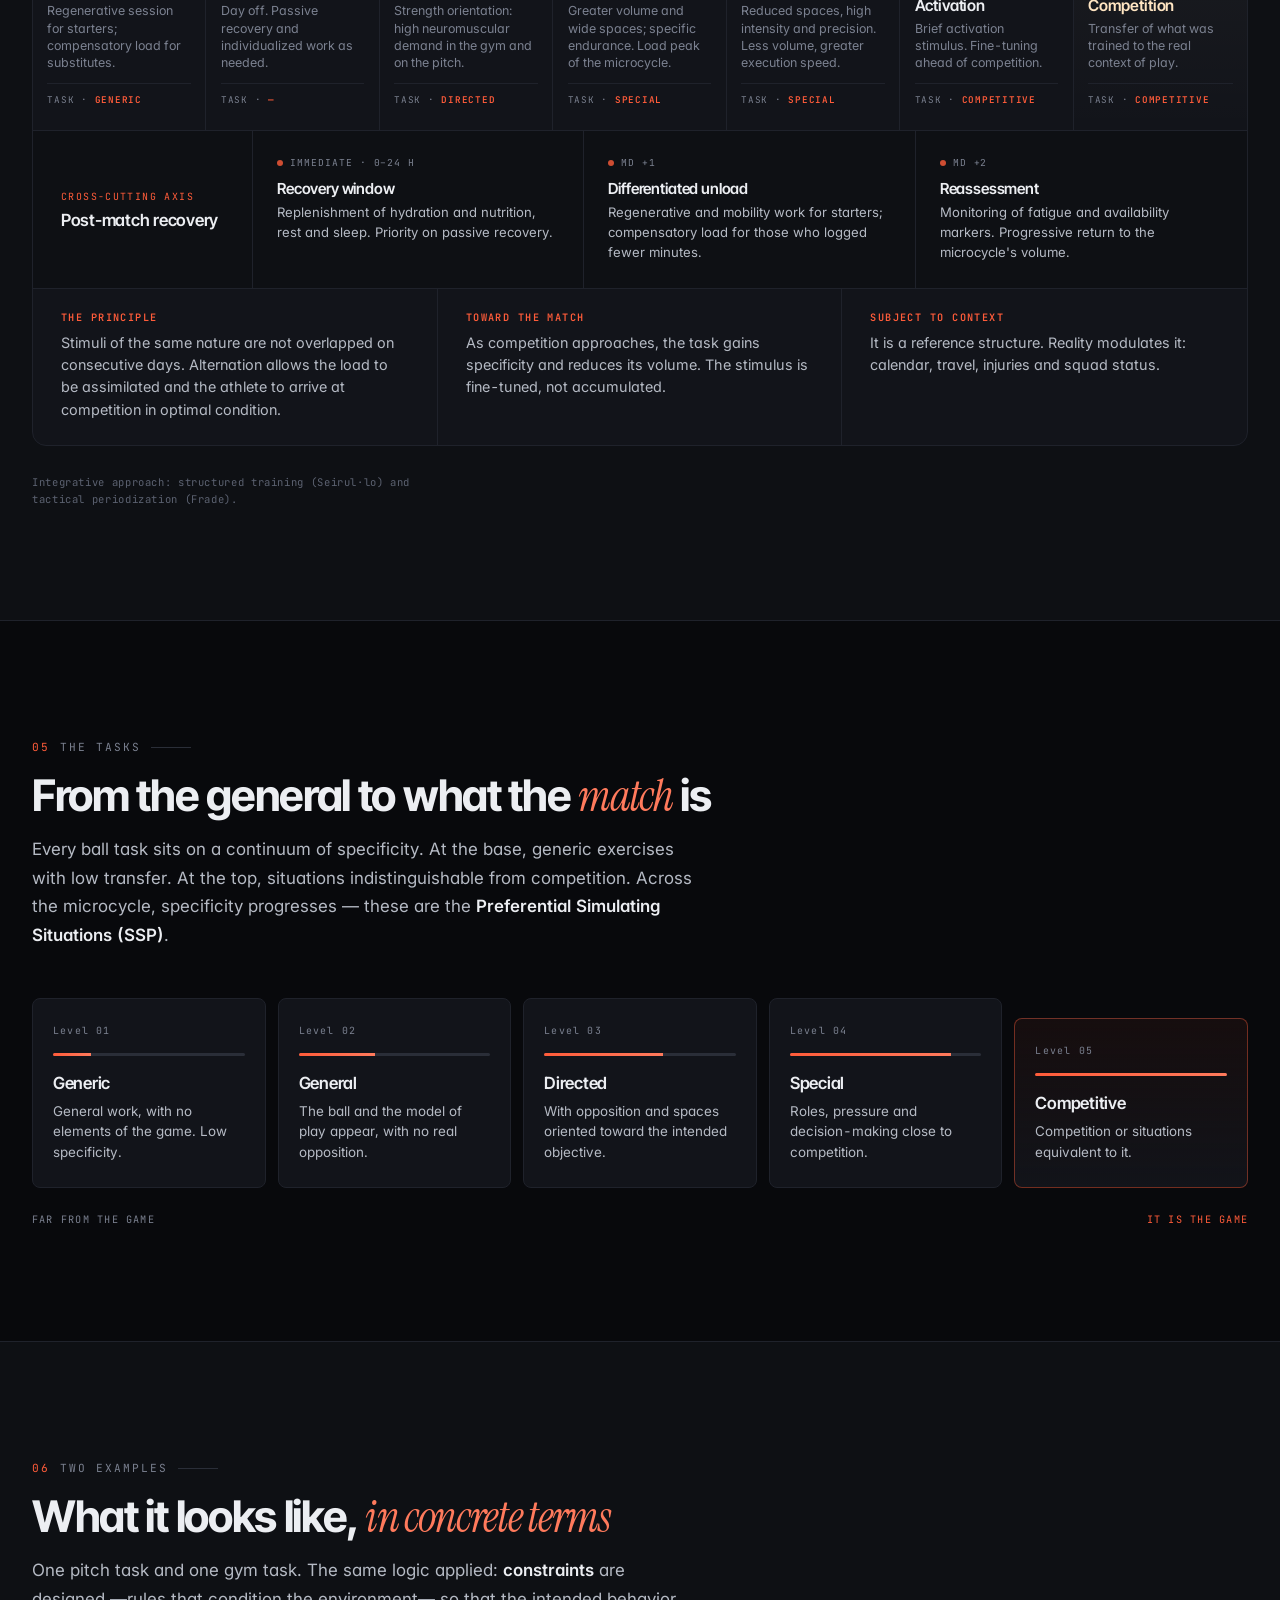
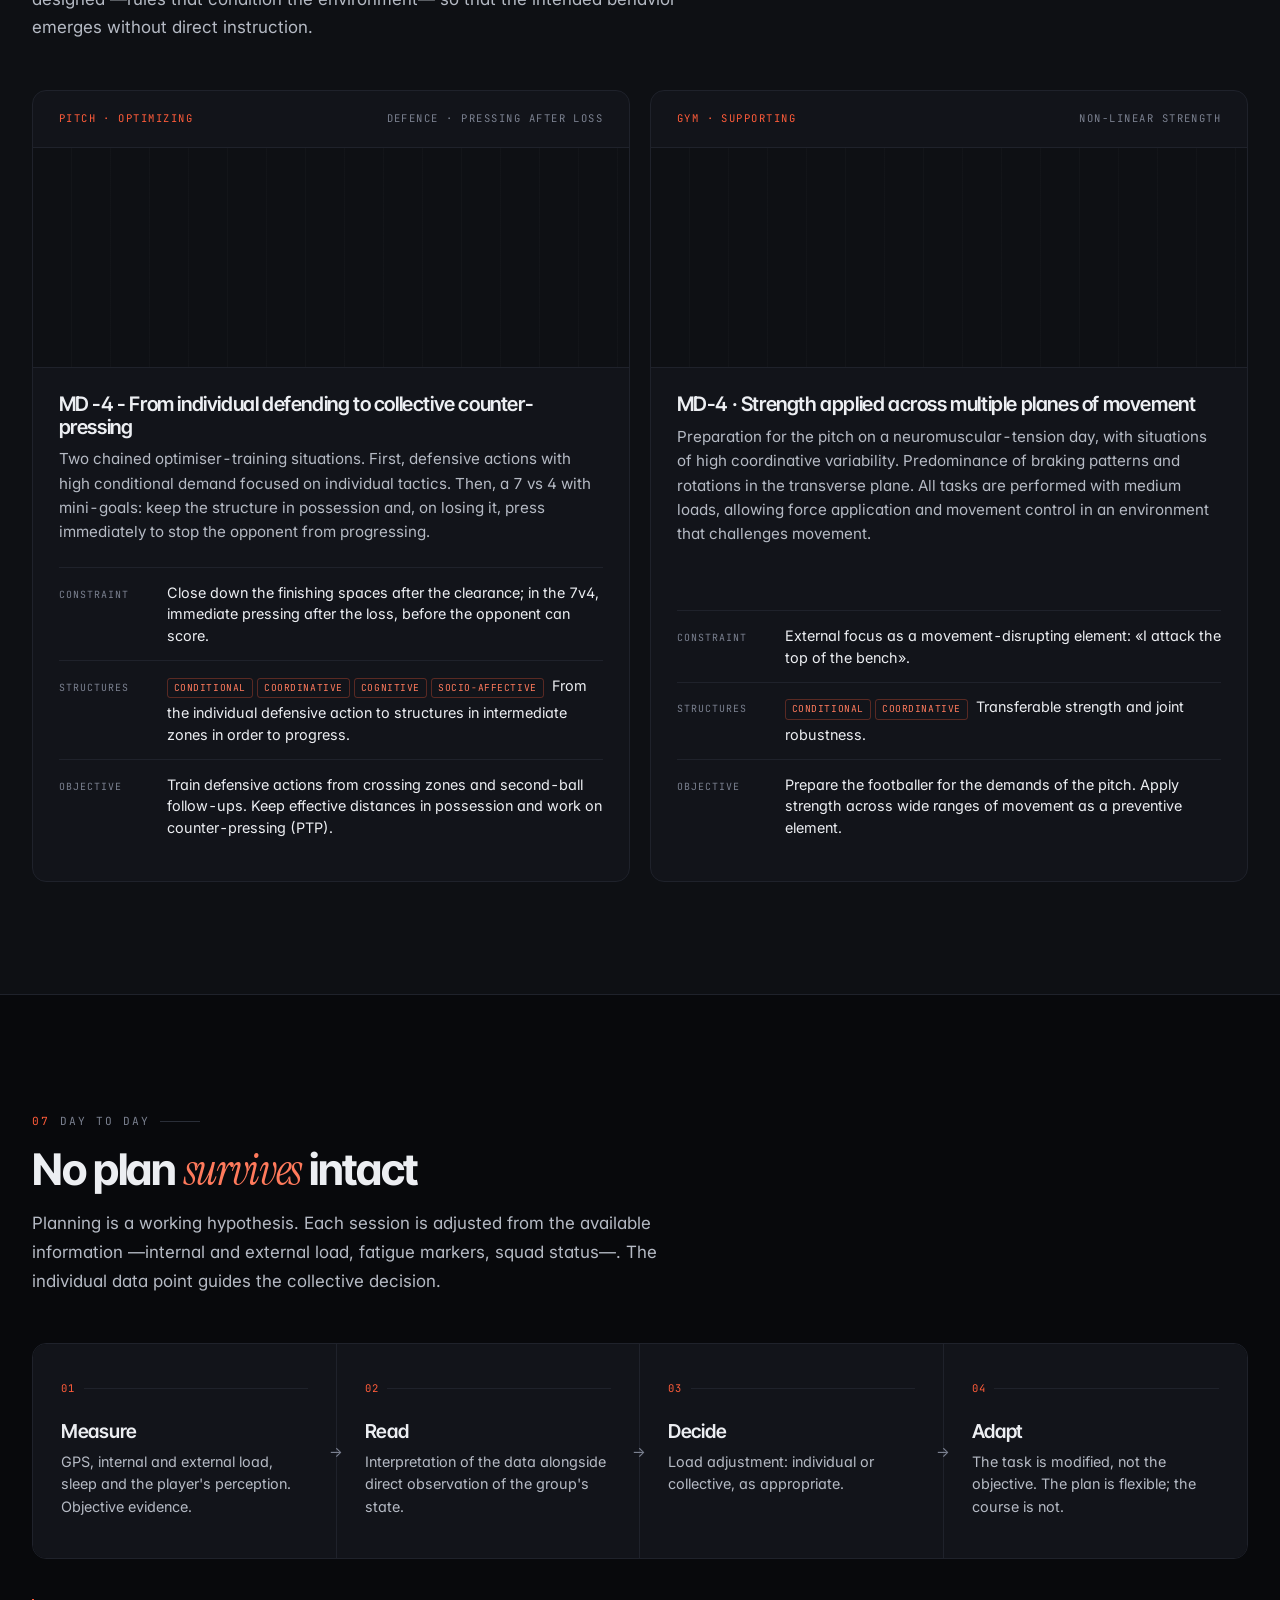
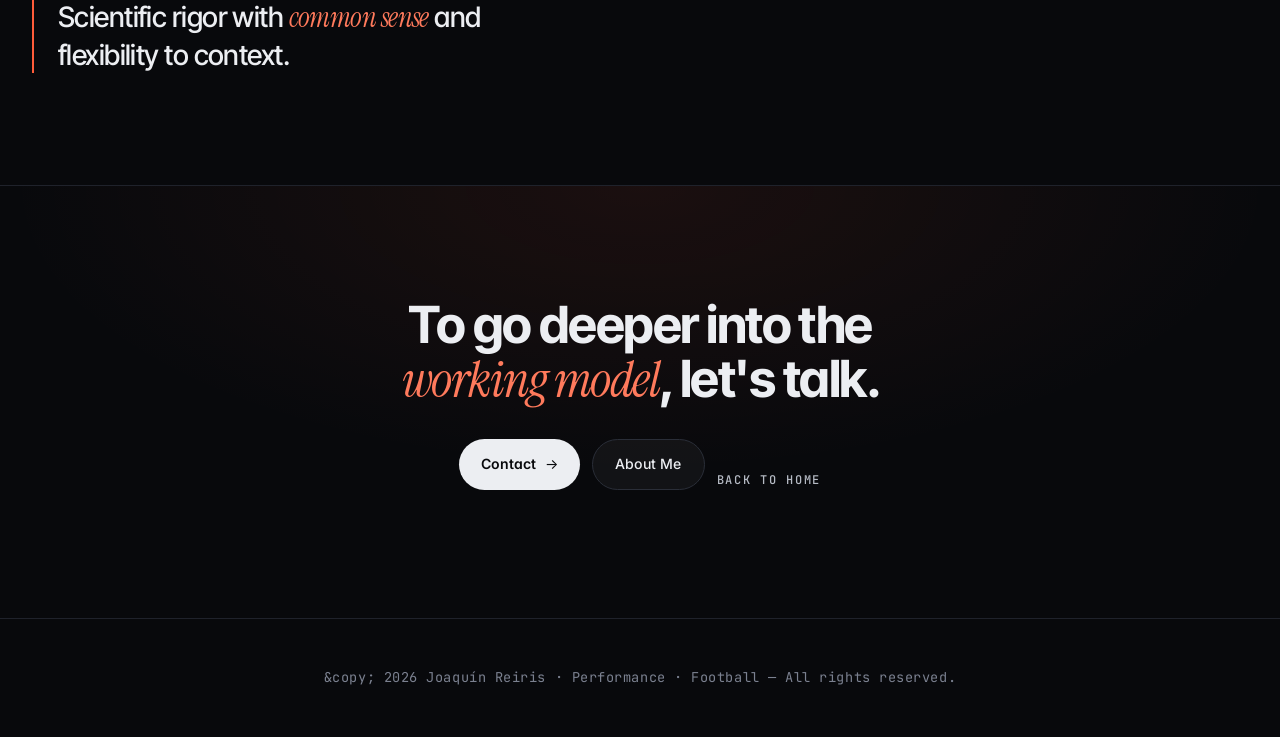
<file: metodologia.html>
<!DOCTYPE html>
<html lang="es">
<head>
    <meta charset="UTF-8">
    <meta name="viewport" content="width=device-width, initial-scale=1.0">
    <title>Metodología · Joaquín Reiris — Cómo trabajo</title>
    <meta name="description" content="Cómo trabajo: el jugador como sistema complejo, el juego como base. Del cambio de mirada al microciclo, las tareas de campo y gimnasio, y la toma de decisiones del día a día.">
    <meta name="keywords" content="metodología fútbol, microciclo estructurado, modelo holístico, Seirul·lo, SSP, situaciones simuladoras preferenciales, entrenamiento optimizador, entrenamiento coadyuvante, Joaquín Reiris">
    <meta name="author" content="Joaquín Reiris">
    <meta name="robots" content="index, follow">
    <link rel="canonical" href="https://joaquinreiris.com/metodologia.html">

    <!-- Open Graph -->
    <meta property="og:type" content="website">
    <meta property="og:url" content="https://joaquinreiris.com/metodologia.html">
    <meta property="og:title" content="Metodología · Joaquín Reiris — Cómo trabajo">
    <meta property="og:description" content="El jugador en el centro, el juego como base. El microciclo, las tareas y el día a día.">
    <meta property="og:image" content="https://joaquinreiris.com/assets/fotos/1T3A6444.jpg">
    <meta property="og:locale" content="es_ES">

    <meta name="twitter:card" content="summary_large_image">
    <meta name="twitter:title" content="Metodología · Joaquín Reiris">
    <meta name="twitter:description" content="Cómo trabajo: del cambio de mirada al microciclo y el día a día.">
    <meta name="twitter:image" content="https://joaquinreiris.com/assets/fotos/1T3A6444.jpg">

    <!-- Google Fonts -->
    <link rel="preconnect" href="https://fonts.googleapis.com">
    <link rel="preconnect" href="https://fonts.gstatic.com" crossorigin>
    <link href="https://fonts.googleapis.com/css2?family=Inter:wght@300;400;500;600;700&family=Inter+Tight:ital,wght@0,400;0,500;0,600;0,700;0,800;1,400;1,500;1,600&family=Instrument+Serif:ital@0;1&family=JetBrains+Mono:wght@400;500;600&display=swap" rel="stylesheet">

    <link href="https://unpkg.com/aos@2.3.1/dist/aos.css" rel="stylesheet">
    <link rel="stylesheet" href="https://cdnjs.cloudflare.com/ajax/libs/font-awesome/6.4.0/css/all.min.css">

    <link rel="stylesheet" href="redesign.css">
    <link rel="stylesheet" href="metodologia.css">
</head>
<body data-screen-label="Metodología">

    <!-- ============================== NAVBAR ============================== -->
    <nav class="navbar">
        <div class="logo-container">
            <a href="index.html#home" class="logo">
                <svg viewBox="0 0 100 100" class="jr-logo-svg" aria-hidden="true">
                    <path d="M45 25 V75 C45 85 35 85 30 80" fill="none" stroke="currentColor" stroke-width="6" stroke-linecap="round" stroke-linejoin="round"/>
                    <path d="M45 25 H60 C75 25 75 50 60 50 H45 M60 50 L75 80" fill="none" stroke="currentColor" stroke-width="6" stroke-linecap="round" stroke-linejoin="round"/>
                </svg>
                <div class="logo-text">
                    <span class="name">Joaquín Reiris</span>
                    <span class="title">Performance · Football</span>
                </div>
            </a>
        </div>
        <ul class="nav-links">
            <li><a href="index.html#home" data-i18n="nav.home">Inicio</a></li>
            <li><a href="sobre-mi.html" data-i18n="nav.about">Sobre Mí</a></li>
            <li><a href="index.html#academic" data-i18n="nav.academic">Formación</a></li>
            <li><a href="index.html#experience" data-i18n="nav.experience">Experiencia</a></li>
            <li><a href="index.html#cases">Casos</a></li>
            <li><a href="metodologia.html" class="active" data-i18n="nav.leadership">Metodología</a></li>
            <li><a href="blog.html" data-i18n="nav.blog">Blog</a></li>
            <li><a href="index.html#contact" class="btn-nav" data-i18n="nav.contact">Contacto</a></li>
        </ul>
        <div class="lang-switcher" aria-label="Language switcher">
            <button class="lang-btn active" data-lang="es">ES</button>
            <button class="lang-btn" data-lang="en">EN</button>
            <button class="lang-btn" data-lang="pt">PT</button>
        </div>
        <div class="menu-toggle" aria-label="Open menu">
            <i class="fas fa-bars"></i>
        </div>
    </nav>

    <main>

    <!-- ============================== HERO ============================== -->
    <header class="met-hero" data-screen-label="Metodología · Hero">
        <div class="container">
            <span class="met-kicker" data-i18n="met.kicker">Metodología — Modelo de trabajo</span>
            <h1 data-i18n="met.hero_title">El jugador en el centro. <em>El juego</em> como base.</h1>
            <p class="met-lede" data-i18n="met.hero_lede">El deportista no se fragmenta. Se entrena de forma <strong>integral y dentro del contexto del juego</strong>, porque esa es la lógica con la que compite. A continuación, el desarrollo del modelo: del marco conceptual a su aplicación concreta en el campo y el gimnasio.</p>
            <nav class="met-index" aria-label="Índice">
                <a href="#mirada" data-i18n="met.idx1"><span>01</span>La mirada</a>
                <a href="#sistema" data-i18n="met.idx2"><span>02</span>El sistema</a>
                <a href="#operativa" data-i18n="met.idx3"><span>03</span>La operativa</a>
                <a href="#microciclo" data-i18n="met.idx4"><span>04</span>El microciclo</a>
                <a href="#tareas" data-i18n="met.idx5"><span>05</span>Las tareas</a>
                <a href="#ejemplos" data-i18n="met.idx6"><span>06</span>Ejemplos</a>
                <a href="#dia" data-i18n="met.idx7"><span>07</span>El día a día</a>
            </nav>
        </div>
    </header>

    <!-- ============================== 01 · LA MIRADA ============================== -->
    <section id="mirada" class="met-section" data-screen-label="01 · La mirada">
        <div class="container">
            <div data-aos="fade-up">
                <span class="met-eyebrow" data-i18n="met.s1_eyebrow"><span class="num">01</span> La mirada</span>
                <h2 class="met-h2" data-i18n="met.s1_title">La complejidad como <em>base</em>. Lo analítico como apoyo.</h2>
                <p class="met-intro" data-i18n="met.s1_intro">El fútbol es un sistema dinámico complejo. Por eso la base del modelo es la lógica de la complejidad: entrenar dentro del juego. Eso no anula el método analítico tradicional — lo reubica. Deja de ser el centro para convertirse en un <strong>apoyo</strong>: una herramienta válida y necesaria para situaciones puntuales.</p>
            </div>

            <div class="paradigm" data-aos="fade-up">
                <div class="paradigm-col base">
                    <span class="paradigm-rank" data-i18n="met.s1_base_rank">Base</span>
                    <p class="paradigm-tag" data-i18n="met.s1_base_tag">Paradigma de base</p>
                    <h3 data-i18n="met.s1_base_h">La complejidad — el juego</h3>
                    <ul class="paradigm-list">
                        <li data-i18n="met.s1_base_li1">El deportista como sistema complejo e interdependiente.</li>
                        <li data-i18n="met.s1_base_li2">Lógica no lineal: variabilidad, incertidumbre, autoorganización.</li>
                        <li data-i18n="met.s1_base_li3">El juego como contexto: la especificidad guía el estímulo.</li>
                        <li data-i18n="met.s1_base_li4">Lo condicional, cognitivo, emocional y socio-afectivo, en simultáneo.</li>
                    </ul>
                    <p class="paradigm-words" data-i18n="met.s1_base_words">Intuitivo · Sintético · Holístico · Cooperativo</p>
                </div>
                <div class="paradigm-col apoyo">
                    <span class="paradigm-rank" data-i18n="met.s1_apoyo_rank">Apoyo</span>
                    <p class="paradigm-tag" data-i18n="met.s1_apoyo_tag">Paradigma de apoyo</p>
                    <h3 data-i18n="met.s1_apoyo_h">Lo analítico — el complemento</h3>
                    <ul class="paradigm-list">
                        <li data-i18n="met.s1_apoyo_li1">Trabajo analítico y controlado, dirigido a un objetivo concreto.</li>
                        <li data-i18n="met.s1_apoyo_li2">Entra cuando el juego no cubre una demanda condicional específica.</li>
                        <li data-i18n="met.s1_apoyo_li3">Readaptación, compensación y mantenimiento del nivel de fitness.</li>
                        <li data-i18n="met.s1_apoyo_li4">Aplicación puntual, integrada en la base — no como norma.</li>
                    </ul>
                    <p class="paradigm-words" data-i18n="met.s1_apoyo_words">Racional · Analítico · Controlado · Cuantitativo</p>
                </div>
            </div>

            <div class="paradigm-bridge" data-aos="fade-up">
                <div class="pb-k" data-i18n="met.s1_bridge_k">Jerarquía, no exclusión</div>
                <p data-i18n="met.s1_bridge_p">La complejidad es la base; lo analítico, el apoyo. <strong>No todo tiene que ser juego</strong>: cuando una situación puntual lo exige —una demanda que el juego no llega a cubrir, una readaptación tras lesión, una compensación—, las tareas analíticas entran para mantener el nivel y <em>completar</em> el sistema.</p>
            </div>
            <p class="paradigm-src" data-i18n="met.s1_src">Marco de referencia: Seirul·lo Vargas, F. (2003) — Sistemas dinámicos y rendimiento en deportes de equipo.</p>
        </div>
    </section>

    <!-- ============================== 02 · EL SISTEMA (holistic circle) ============================== -->
    <section id="sistema" class="met-section alt met-system methods" data-screen-label="02 · El sistema">
        <div class="container">
            <div data-aos="fade-up">
                <span class="met-eyebrow" data-i18n="met.s2_eyebrow"><span class="num">02</span> El sistema</span>
                <h2 class="met-h2" data-i18n="met.s2_title">Una persona. <em>Seis</em> dimensiones. A la vez.</h2>
                <p class="met-intro" data-i18n="met.s2_intro">Cuando el deportista compite, sus estructuras operan de forma simultánea e interdependiente: lo condicional, lo cognitivo, lo coordinativo, lo emocional y lo socio-afectivo. Intervenir sobre una repercute en el resto. Por eso el entrenamiento se dirige al sistema completo y no a sus partes por separado. <strong>Seleccioná cada estructura</strong> para ver su definición.</p>
            </div>

            <div class="structures-container" data-aos="zoom-in">
                <div class="structure-circle">
                    <div class="center-text" data-i18n="methods.center">Humano<br>Deportista</div>
                    <div class="structure-node n1" data-struct="condicional"><span>Condicional</span></div>
                    <div class="structure-node n2" data-struct="cognitiva"><span>Cognitiva</span></div>
                    <div class="structure-node n3" data-struct="coordinativa"><span>Coordinativa</span></div>
                    <div class="structure-node n4" data-struct="socio-afectiva"><span>Socio-afectiva</span></div>
                    <div class="structure-node n5" data-struct="emotivo-volitiva"><span>Emotivo-volitiva</span></div>
                    <div class="structure-node n6" data-struct="creativo-expresiva"><span>Creativo-expresiva</span></div>
                </div>
            </div>

            <div id="structure-info" class="structure-info-box" data-aos="fade-up">
                <h4 id="info-title" data-i18n="struct.info_title">Selecciona una estructura</h4>
                <p id="info-desc" data-i18n="struct.info_desc">Haz clic en los nodos para ver el resumen de cada capacidad del deportista.</p>
            </div>
        </div>
    </section>

    <!-- ============================== 03 · LA OPERATIVA ============================== -->
    <section id="operativa" class="met-section" data-screen-label="03 · La operativa">
        <div class="container">
            <div data-aos="fade-up">
                <span class="met-eyebrow" data-i18n="met.s3_eyebrow"><span class="num">03</span> La operativa</span>
                <h2 class="met-h2" data-i18n="met.s3_title">Dónde se entrena <em>cada</em> cosa</h2>
                <p class="met-intro" data-i18n="met.s3_intro">Tres frentes complementarios que operan de forma coordinada. El juego ordena el microciclo; el trabajo de gimnasio y la recuperación lo sostienen para garantizar disponibilidad y rendimiento.</p>
            </div>

            <div class="engines">
                <article class="engine lead" data-aos="fade-up">
                    <div class="engine-idx" data-i18n="met.s3_e1_idx"><span>Motor 01</span> <span class="where">El campo</span></div>
                    <h3 data-i18n="met.s3_e1_h">Entrenamiento optimizador</h3>
                    <p class="role" data-i18n="met.s3_e1_role">Preparar para el rendimiento</p>
                    <p data-i18n="met.s3_e1_p">Núcleo del microciclo. Tareas con balón que reproducen la estructura del juego: el jugador percibe, decide y ejecuta bajo fatiga específica. El preparador físico asiste al cuerpo técnico en su diseño.</p>
                    <div class="engine-foot" data-i18n="met.s3_e1_foot">Diseño de tareas · constreñimientos</div>
                </article>
                <article class="engine" data-aos="fade-up" data-aos-delay="100">
                    <div class="engine-idx" data-i18n="met.s3_e2_idx"><span>Motor 02</span> <span class="where">El gimnasio</span></div>
                    <h3 data-i18n="met.s3_e2_h">Entrenamiento coadyuvante</h3>
                    <p class="role" data-i18n="met.s3_e2_role">Preparar para entrenar</p>
                    <p data-i18n="met.s3_e2_p">Sostiene el trabajo de campo. Desarrollo de fuerza, robustez y variabilidad de movimiento para tolerar la carga semanal y optimizar el rendimiento, reduciendo el riesgo de lesión. No es un fin: habilita todo lo demás.</p>
                    <div class="engine-foot" data-i18n="met.s3_e2_foot">Fuerza aplicada y no lineal</div>
                </article>
                <article class="engine" data-aos="fade-up" data-aos-delay="200">
                    <div class="engine-idx" data-i18n="met.s3_e3_idx"><span>Motor 03</span> <span class="where">Después</span></div>
                    <h3 data-i18n="met.s3_e3_h">Recuperación</h3>
                    <p class="role" data-i18n="met.s3_e3_role">Volver a estar disponible</p>
                    <p data-i18n="met.s3_e3_p">Reducción de la fatiga y monitoreo del estado de cada jugador tras la competición. La recuperación no es un complemento: es parte del rendimiento y condiciona el inicio del microciclo siguiente.</p>
                    <div class="engine-foot" data-i18n="met.s3_e3_foot">Protocolos post-partido</div>
                </article>
            </div>
        </div>
    </section>

    <!-- ============================== 04 · EL MICROCICLO ============================== -->
    <section id="microciclo" class="met-section alt" data-screen-label="04 · El microciclo">
        <div class="container">
            <div data-aos="fade-up">
                <span class="met-eyebrow" data-i18n="met.s4_eyebrow"><span class="num">04</span> El microciclo</span>
                <h2 class="met-h2" data-i18n="met.s4_title">Una semana, contada <em>día a día</em></h2>
                <p class="met-intro" data-i18n="met.s4_intro">El microciclo es la unidad de planificación: la semana entre dos partidos. Más que adscribirse a un único modelo, combina dos enfoques que se complementan: la clasificación de las tareas por su especificidad —genérica, dirigida, especial, competitiva— propia del entrenamiento estructurado, y la alternancia de contracciones —tensión, duración, velocidad— de la periodización táctica. La carga se distribuye de forma <strong>ondulante</strong>, evitando solapar estímulos de la misma naturaleza, y converge hacia la competición. El ejemplo corresponde a una semana de un partido (sábado).</p>
            </div>

            <div class="cycle-wrap" data-aos="fade-up">
                <div class="cycle-head">
                    <span class="dot"></span>
                    <span data-i18n="met.s4_head">Microciclo tipo · semana de 1 partido</span>
                    <span class="spacer"></span>
                    <div class="cycle-legend">
                        <span data-i18n="met.s4_lg_low"><i class="lg-low"></i> Carga baja</span>
                        <span data-i18n="met.s4_lg_mid"><i class="lg-mid"></i> Media</span>
                        <span data-i18n="met.s4_lg_high"><i class="lg-high"></i> Alta</span>
                        <span data-i18n="met.s4_lg_match"><i class="lg-match"></i> Partido</span>
                    </div>
                </div>

                <div class="cycle-grid">
                    <div class="cycle-day">
                        <div class="cd-day" data-i18n="met.s4_d1_day">Domingo</div>
                        <div class="cd-md">MD +1</div>
                        <div class="cd-bar-wrap"><div class="cd-bar" style="height:22%"><span class="pct" data-i18n="met.w_low">Baja</span></div></div>
                        <div class="cd-orient" data-i18n="met.s4_d1_orient">Recuperación</div>
                        <div class="cd-note" data-i18n="met.s4_d1_note">Sesión regenerativa para titulares; carga compensatoria para suplentes.</div>
                        <div class="cd-ssp" data-i18n="met.s4_d1_ssp">Tarea · <b>Genérica</b></div>
                    </div>
                    <div class="cycle-day">
                        <div class="cd-day" data-i18n="met.s4_d2_day">Lunes</div>
                        <div class="cd-md">MD −5</div>
                        <div class="cd-bar-wrap"><div class="cd-bar" style="height:12%"><span class="pct" data-i18n="met.w_low">Baja</span></div></div>
                        <div class="cd-orient" data-i18n="met.s4_d2_orient">Descanso</div>
                        <div class="cd-note" data-i18n="met.s4_d2_note">Día libre. Recuperación pasiva y trabajo individualizado según necesidad.</div>
                        <div class="cd-ssp" data-i18n="met.s4_d2_ssp">Tarea · <b>—</b></div>
                    </div>
                    <div class="cycle-day">
                        <div class="cd-day" data-i18n="met.s4_d3_day">Martes</div>
                        <div class="cd-md">MD −4</div>
                        <div class="cd-bar-wrap"><div class="cd-bar high" style="height:80%"><span class="pct" data-i18n="met.w_high">Alta</span></div></div>
                        <div class="cd-orient" data-i18n="met.s4_d3_orient">Tensión</div>
                        <div class="cd-note" data-i18n="met.s4_d3_note">Orientación a fuerza: alta exigencia neuromuscular en gimnasio y campo.</div>
                        <div class="cd-ssp" data-i18n="met.s4_d3_ssp">Tarea · <b>Dirigida</b></div>
                    </div>
                    <div class="cycle-day">
                        <div class="cd-day" data-i18n="met.s4_d4_day">Miércoles</div>
                        <div class="cd-md">MD −3</div>
                        <div class="cd-bar-wrap"><div class="cd-bar high" style="height:94%"><span class="pct" data-i18n="met.w_high">Alta</span></div></div>
                        <div class="cd-orient" data-i18n="met.s4_d4_orient">Duración</div>
                        <div class="cd-note" data-i18n="met.s4_d4_note">Mayor volumen y espacios amplios; resistencia específica. Pico de carga del microciclo.</div>
                        <div class="cd-ssp" data-i18n="met.s4_d4_ssp">Tarea · <b>Especial</b></div>
                    </div>
                    <div class="cycle-day">
                        <div class="cd-day" data-i18n="met.s4_d5_day">Jueves</div>
                        <div class="cd-md">MD −2</div>
                        <div class="cd-bar-wrap"><div class="cd-bar mid" style="height:58%"><span class="pct" data-i18n="met.w_mid">Media</span></div></div>
                        <div class="cd-orient" data-i18n="met.s4_d5_orient">Velocidad</div>
                        <div class="cd-note" data-i18n="met.s4_d5_note">Espacios reducidos, alta intensidad y precisión. Menor volumen, mayor velocidad de ejecución.</div>
                        <div class="cd-ssp" data-i18n="met.s4_d5_ssp">Tarea · <b>Especial</b></div>
                    </div>
                    <div class="cycle-day">
                        <div class="cd-day" data-i18n="met.s4_d6_day">Viernes</div>
                        <div class="cd-md">MD −1</div>
                        <div class="cd-bar-wrap"><div class="cd-bar" style="height:30%"><span class="pct" data-i18n="met.w_low">Baja</span></div></div>
                        <div class="cd-orient" data-i18n="met.s4_d6_orient">Activación</div>
                        <div class="cd-note" data-i18n="met.s4_d6_note">Estímulo breve de activación. Puesta a punto previa a la competición.</div>
                        <div class="cd-ssp" data-i18n="met.s4_d6_ssp">Tarea · <b>Competitiva</b></div>
                    </div>
                    <div class="cycle-day is-match">
                        <div class="cd-day" data-i18n="met.s4_d7_day">Sábado</div>
                        <div class="cd-md">MATCH DAY</div>
                        <div class="cd-bar-wrap"><div class="cd-bar match" style="height:100%"><span class="pct" data-i18n="met.w_match">Partido</span></div></div>
                        <div class="cd-orient" data-i18n="met.s4_d7_orient">Competición</div>
                        <div class="cd-note" data-i18n="met.s4_d7_note">Transferencia de lo entrenado al contexto real de juego.</div>
                        <div class="cd-ssp" data-i18n="met.s4_d7_ssp">Tarea · <b>Competitiva</b></div>
                    </div>
                </div>

                <div class="cycle-recovery">
                    <div class="cr-label">
                        <span class="cr-kicker" data-i18n="met.s4_cr_kicker">Eje transversal</span>
                        <b data-i18n="met.s4_cr_title">Recuperación post-partido</b>
                    </div>
                    <div class="cr-steps">
                        <div class="cr-step">
                            <div class="cr-when" data-i18n="met.s4_cr1_when">Inmediato · 0–24 h</div>
                            <h5 data-i18n="met.s4_cr1_h">Ventana de recuperación</h5>
                            <p data-i18n="met.s4_cr1_p">Reposición de hidratación y nutrición, descanso y sueño. Prioridad a la recuperación pasiva.</p>
                        </div>
                        <div class="cr-step">
                            <div class="cr-when">MD +1</div>
                            <h5 data-i18n="met.s4_cr2_h">Descarga diferenciada</h5>
                            <p data-i18n="met.s4_cr2_p">Trabajo regenerativo y de movilidad para titulares; carga compensatoria para quienes acumularon menos minutos.</p>
                        </div>
                        <div class="cr-step">
                            <div class="cr-when">MD +2</div>
                            <h5 data-i18n="met.s4_cr3_h">Reevaluación</h5>
                            <p data-i18n="met.s4_cr3_p">Control de marcadores de fatiga y disponibilidad. Reincorporación progresiva al volumen del microciclo.</p>
                        </div>
                    </div>
                </div>

                <div class="cycle-foot">
                    <div class="cf">
                        <h4 data-i18n="met.s4_cf1_h">El principio</h4>
                        <p data-i18n="met.s4_cf1_p">No se solapan estímulos de la misma naturaleza en días consecutivos. La alternancia permite asimilar la carga y llegar en óptimo estado a la competición.</p>
                    </div>
                    <div class="cf">
                        <h4 data-i18n="met.s4_cf2_h">Hacia el partido</h4>
                        <p data-i18n="met.s4_cf2_p">A medida que se aproxima la competición, la tarea gana especificidad y reduce su volumen. Se afina el estímulo, no se acumula.</p>
                    </div>
                    <div class="cf">
                        <h4 data-i18n="met.s4_cf3_h">Sujeto a contexto</h4>
                        <p data-i18n="met.s4_cf3_p">Es una estructura de referencia. La realidad la modula: calendario, viajes, lesiones y estado del plantel.</p>
                    </div>
                </div>
            </div>
            <p class="paradigm-src" data-i18n="met.s4_src">Enfoque integrador: entrenamiento estructurado (Seirul·lo) y periodización táctica (Frade).</p>
        </div>
    </section>

    <!-- ============================== 05 · LAS TAREAS (SSP ladder) ============================== -->
    <section id="tareas" class="met-section" data-screen-label="05 · Las tareas">
        <div class="container">
            <div data-aos="fade-up">
                <span class="met-eyebrow" data-i18n="met.s5_eyebrow"><span class="num">05</span> Las tareas</span>
                <h2 class="met-h2" data-i18n="met.s5_title">De lo general a lo que <em>es</em> el partido</h2>
                <p class="met-intro" data-i18n="met.s5_intro">Toda tarea con balón se ubica en un continuo de especificidad. En la base, ejercicios genéricos de baja transferencia. En la cúspide, situaciones indistinguibles de la competición. A lo largo del microciclo se progresa en especificidad — son las <strong>Situaciones Simuladoras Preferenciales (SSP)</strong>.</p>
            </div>

            <div class="ladder">
                <div class="rung" data-aos="fade-up">
                    <div class="rn" data-i18n="met.s5_r1_rn">Nivel 01</div>
                    <div class="meter"><span></span></div>
                    <h4 data-i18n="met.s5_r1_h">Genéricas</h4>
                    <p data-i18n="met.s5_r1_p">Trabajo general, sin elementos del juego. Baja especificidad.</p>
                </div>
                <div class="rung" data-aos="fade-up" data-aos-delay="80">
                    <div class="rn" data-i18n="met.s5_r2_rn">Nivel 02</div>
                    <div class="meter"><span></span></div>
                    <h4 data-i18n="met.s5_r2_h">Generales</h4>
                    <p data-i18n="met.s5_r2_p">Aparece el balón y el modelo de juego, sin oposición real.</p>
                </div>
                <div class="rung" data-aos="fade-up" data-aos-delay="160">
                    <div class="rn" data-i18n="met.s5_r3_rn">Nivel 03</div>
                    <div class="meter"><span></span></div>
                    <h4 data-i18n="met.s5_r3_h">Dirigidas</h4>
                    <p data-i18n="met.s5_r3_p">Con oposición y espacios orientados hacia el objetivo buscado.</p>
                </div>
                <div class="rung" data-aos="fade-up" data-aos-delay="240">
                    <div class="rn" data-i18n="met.s5_r4_rn">Nivel 04</div>
                    <div class="meter"><span></span></div>
                    <h4 data-i18n="met.s5_r4_h">Especiales</h4>
                    <p data-i18n="met.s5_r4_p">Roles, presión y toma de decisiones próximos a la competición.</p>
                </div>
                <div class="rung" data-aos="fade-up" data-aos-delay="320">
                    <div class="rn" data-i18n="met.s5_r5_rn">Nivel 05</div>
                    <div class="meter"><span></span></div>
                    <h4 data-i18n="met.s5_r5_h">Competitivas</h4>
                    <p data-i18n="met.s5_r5_p">La competición o situaciones equivalentes a ella.</p>
                </div>
            </div>
            <div class="ladder-axis">
                <span data-i18n="met.s5_axis_far">Lejos del juego</span>
                <span data-i18n="met.s5_axis_near">Es el juego</span>
            </div>
        </div>
    </section>

    <!-- ============================== 06 · EJEMPLOS ============================== -->
    <section id="ejemplos" class="met-section alt" data-screen-label="06 · Ejemplos">
        <div class="container">
            <div data-aos="fade-up">
                <span class="met-eyebrow" data-i18n="met.s6_eyebrow"><span class="num">06</span> Dos ejemplos</span>
                <h2 class="met-h2" data-i18n="met.s6_title">Cómo se ve, <em>en concreto</em></h2>
                <p class="met-intro" data-i18n="met.s6_intro">Una tarea de campo y una de gimnasio. La misma lógica aplicada: se diseñan <strong>constreñimientos</strong> —reglas que condicionan el entorno— para que emerja la conducta buscada sin instrucción directa.</p>
            </div>

            <div class="examples">
                <!-- Campo -->
                <article class="ex" data-aos="fade-up">
                    <div class="ex-head">
                        <span class="where" data-i18n="met.s6_e1_where">Campo · Optimizador</span>
                        <span class="tag" data-i18n="met.s6_e1_tag">Defensa · Presión tras pérdida</span>
                    </div>
                    <div class="ex-canvas">
                        <video class="method-media" autoplay muted loop playsinline
                               preload="metadata">
                            <source src="assets/video/optimizador-h.mp4" type="video/mp4">
                        </video>
                    </div>
                    <div class="ex-body">
                        <h3 data-i18n="met.s6_e1_h">MD -4 - De la defensa individual a la PTP colectiva</h3>
                        <p data-i18n="met.s6_e1_p">Dos situaciones encadenadas de entrenamiento optimizador. Primero, acciones defensivas con alta exigencia condicional con foco en la táctica individual. Después, un 7 contra 4 con miniporterías: mantener la estructura en posesión y, al perderla, presionar de inmediato para impedir que el rival progrese.</p>
                        <dl class="ex-rows">
                            <div class="ex-row">
                                <dt data-i18n="met.s6_dt_constr">Constreñimiento</dt>
                                <dd data-i18n="met.s6_e1_constr">Cerrar los espacios de finalización tras el despeje; en el 7v4, presión inmediata tras la pérdida, antes de que el rival marque en la portería.</dd>
                            </div>
                            <div class="ex-row">
                                <dt data-i18n="met.s6_dt_struct">Estructuras</dt>
                                <dd data-i18n="met.s6_e1_struct"><span class="chip">Condicional</span><span class="chip">Coordinativa</span><span class="chip">Cognitiva</span><span class="chip">Socio-afectiva</span> Del gesto defensivo individual a las estructuras en zonas intermedias para progresar.</dd>
                            </div>
                            <div class="ex-row">
                                <dt data-i18n="met.s6_dt_obj">Objetivo</dt>
                                <dd data-i18n="met.s6_e1_obj">Entrenar las acciones defensivas desde zonas de centro y segundo remate posterior.
Mantener las distancias efectivas en la posesión del balón y trabajar sobre la PTP.</dd>
                            </div>
                        </dl>
                    </div>
                </article>

                <!-- Gimnasio -->
                <article class="ex" data-aos="fade-up" data-aos-delay="120">
                    <div class="ex-head">
                        <span class="where" data-i18n="met.s6_e2_where">Gimnasio · Coadyuvante</span>
                        <span class="tag" data-i18n="met.s6_e2_tag">Fuerza no lineal</span>
                    </div>
                    <div class="ex-canvas">
                        <video class="method-media" autoplay muted loop playsinline
                               preload="metadata">
                            <source src="assets/video/activation-gym.mp4" type="video/mp4">
                        </video>
                    </div>
                    <div class="ex-body">
                        <h3 data-i18n="met.s6_e2_h">MD-4 · Fuerza aplicada en múltiples planos de movimiento</h3>
                        <p data-i18n="met.s6_e2_p">Preparación para el campo en un día de tensión neuromuscular, con situaciones de alta variabilidad coordinativa. Predominancia de patrones de frenado y rotaciones en plano transversal. Todas las tareas se desarrollan con cargas medias, permitiendo la aplicación de fuerza y el control de los movimientos en un entorno desafiante al movimiento.</p>
                        <dl class="ex-rows">
                            <div class="ex-row">
                                <dt data-i18n="met.s6_dt_constr">Constreñimiento</dt>
                                <dd data-i18n="met.s6_e2_constr">Foco externo como elemento perturbador del movimiento: «ataco la parte alta del banco».</dd>
                            </div>
                            <div class="ex-row">
                                <dt data-i18n="met.s6_dt_struct">Estructuras</dt>
                                <dd data-i18n="met.s6_e2_struct"><span class="chip">Condicional</span><span class="chip">Coordinativa</span> Fuerza transferible y robustez articular.</dd>
                            </div>
                            <div class="ex-row">
                                <dt data-i18n="met.s6_dt_obj">Objetivo</dt>
                                <dd data-i18n="met.s6_e2_obj">Preparar al futbolista para las demandas de campo. Aplicar fuerza en rangos amplios del movimiento como elemento preventivo.</dd>
                            </div>
                        </dl>
                    </div>
                </article>
            </div>
        </div>
    </section>

    <!-- ============================== 07 · EL DÍA A DÍA ============================== -->
    <section id="dia" class="met-section" data-screen-label="07 · El día a día">
        <div class="container">
            <div data-aos="fade-up">
                <span class="met-eyebrow" data-i18n="met.s7_eyebrow"><span class="num">07</span> El día a día</span>
                <h2 class="met-h2" data-i18n="met.s7_title">Ningún plan <em>sobrevive</em> intacto</h2>
                <p class="met-intro" data-i18n="met.s7_intro">La planificación es una hipótesis de trabajo. Cada sesión se ajusta a partir de la información disponible —carga interna y externa, marcadores de fatiga, estado del plantel—. El dato individual orienta la decisión colectiva.</p>
            </div>

            <div class="loop" data-aos="fade-up">
                <div class="loop-step">
                    <div class="ls-n">01</div>
                    <h4 data-i18n="met.s7_l1_h">Medir</h4>
                    <p data-i18n="met.s7_l1_p">GPS, carga interna y externa, sueño y percepción del jugador. Evidencia objetiva.</p>
                    <div class="arrow-next">→</div>
                </div>
                <div class="loop-step">
                    <div class="ls-n">02</div>
                    <h4 data-i18n="met.s7_l2_h">Leer</h4>
                    <p data-i18n="met.s7_l2_p">Interpretación del dato junto a la observación directa del estado del grupo.</p>
                    <div class="arrow-next">→</div>
                </div>
                <div class="loop-step">
                    <div class="ls-n">03</div>
                    <h4 data-i18n="met.s7_l3_h">Decidir</h4>
                    <p data-i18n="met.s7_l3_p">Ajuste de la carga: individual o colectivo, según corresponda.</p>
                    <div class="arrow-next">→</div>
                </div>
                <div class="loop-step">
                    <div class="ls-n">04</div>
                    <h4 data-i18n="met.s7_l4_h">Adaptar</h4>
                    <p data-i18n="met.s7_l4_p">Se modifica la tarea, no el objetivo. El plan es flexible; el rumbo, no.</p>
                </div>
            </div>

            <p class="loop-note" data-i18n="met.s7_note">Rigurosidad científica con <em>sentido común</em> y flexibilidad al contexto.</p>
        </div>
    </section>

    <!-- ============================== CIERRE ============================== -->
    <section class="met-close" data-screen-label="Cierre">
        <div class="container">
            <h2 data-i18n="met.close_title">Para profundizar en el <em>modelo de trabajo</em>, hablemos.</h2>
            <div class="cta-row">
                <a href="index.html#contact" class="btn-primary" data-i18n="nav.contact">Contacto</a>
                <a href="sobre-mi.html" class="btn-secondary" data-i18n="nav.about">Sobre mí</a>
                <a href="index.html#home" class="back-link" data-i18n="nav.back">Volver al inicio</a>
            </div>
        </div>
    </section>

    </main>

    <!-- ============================== FOOTER ============================== -->
    <footer>
        <div class="container">
            <p data-i18n="footer.rights">© 2026 Joaquín Reiris · Performance · Football — Todos los derechos reservados.</p>
        </div>
    </footer>

    <!-- WhatsApp Floating -->
    <a href="https://wa.me/971501505371" class="whatsapp-float" target="_blank" aria-label="WhatsApp">
        <i class="fab fa-whatsapp"></i>
    </a>

    <!-- AOS -->
    <script src="https://unpkg.com/aos@2.3.1/dist/aos.js"></script>
    <script>
      window.addEventListener('DOMContentLoaded', () => {
        if (window.AOS) AOS.init({ duration: 750, once: true, easing: 'ease-out-cubic' });
        const nav = document.querySelector('.navbar');
        const onScroll = () => nav.classList.toggle('scrolled', window.scrollY > 8);
        window.addEventListener('scroll', onScroll, { passive: true });
        onScroll();
      });
    </script>
    <!-- main.js: idiomas (i18n) + interactividad de los nodos del modelo holístico -->
    <script src="main.js"></script>
    <!-- blog.js: inerte aquí (no hay blog-grid), incluido por consistencia -->
    <script src="blog.js"></script>
</body>
</html>
</file>
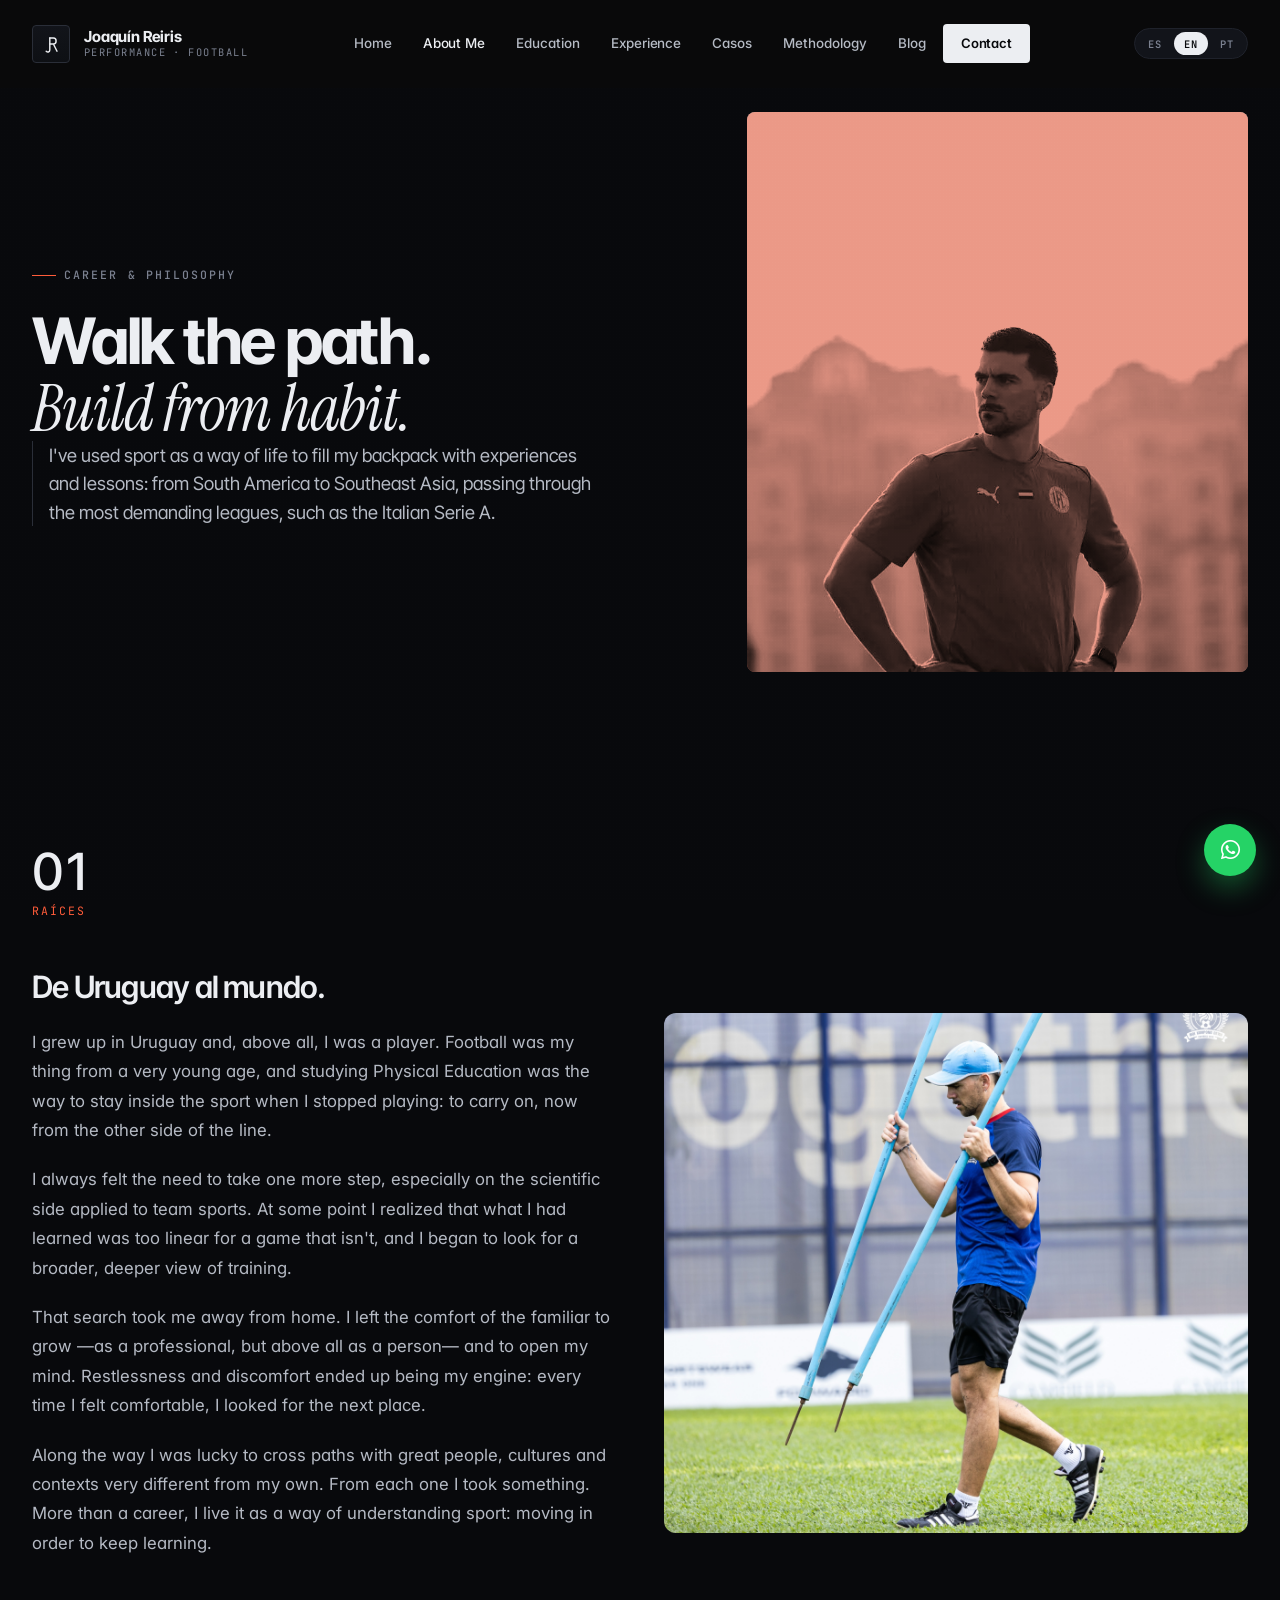
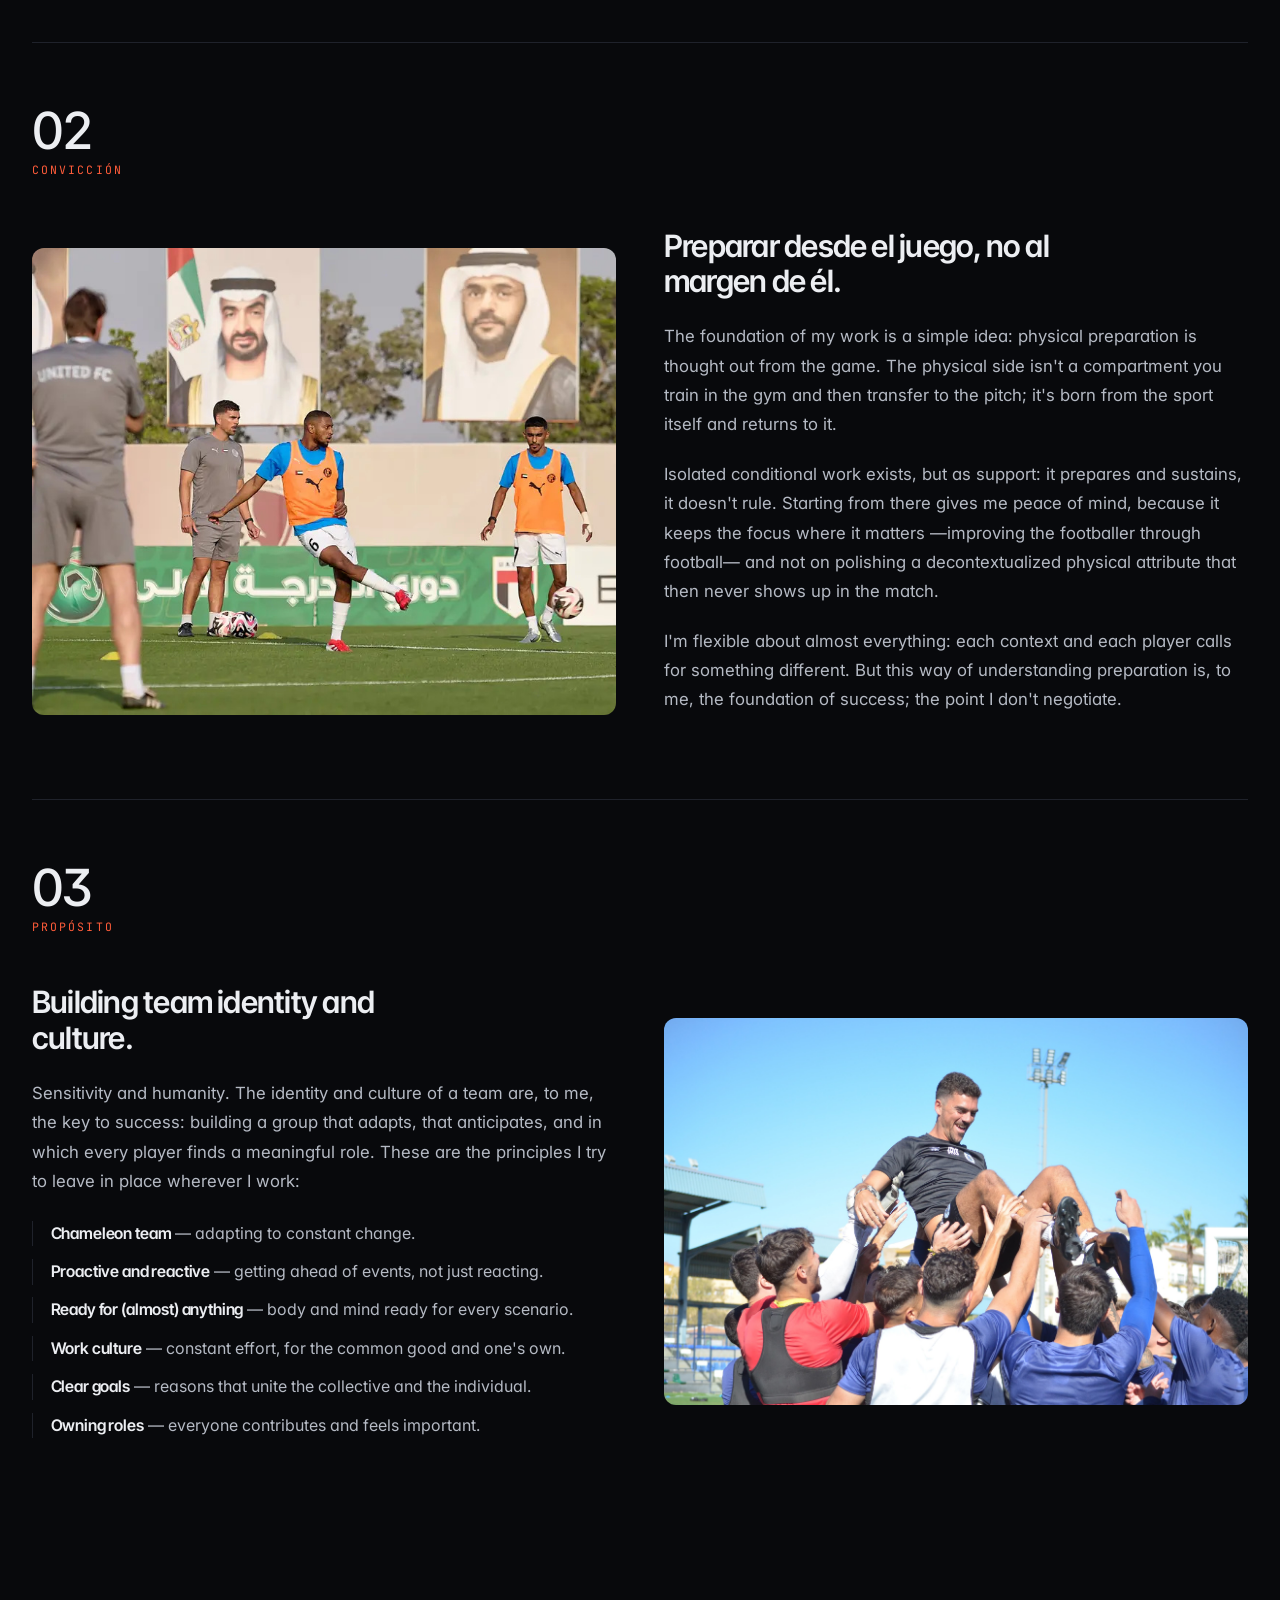
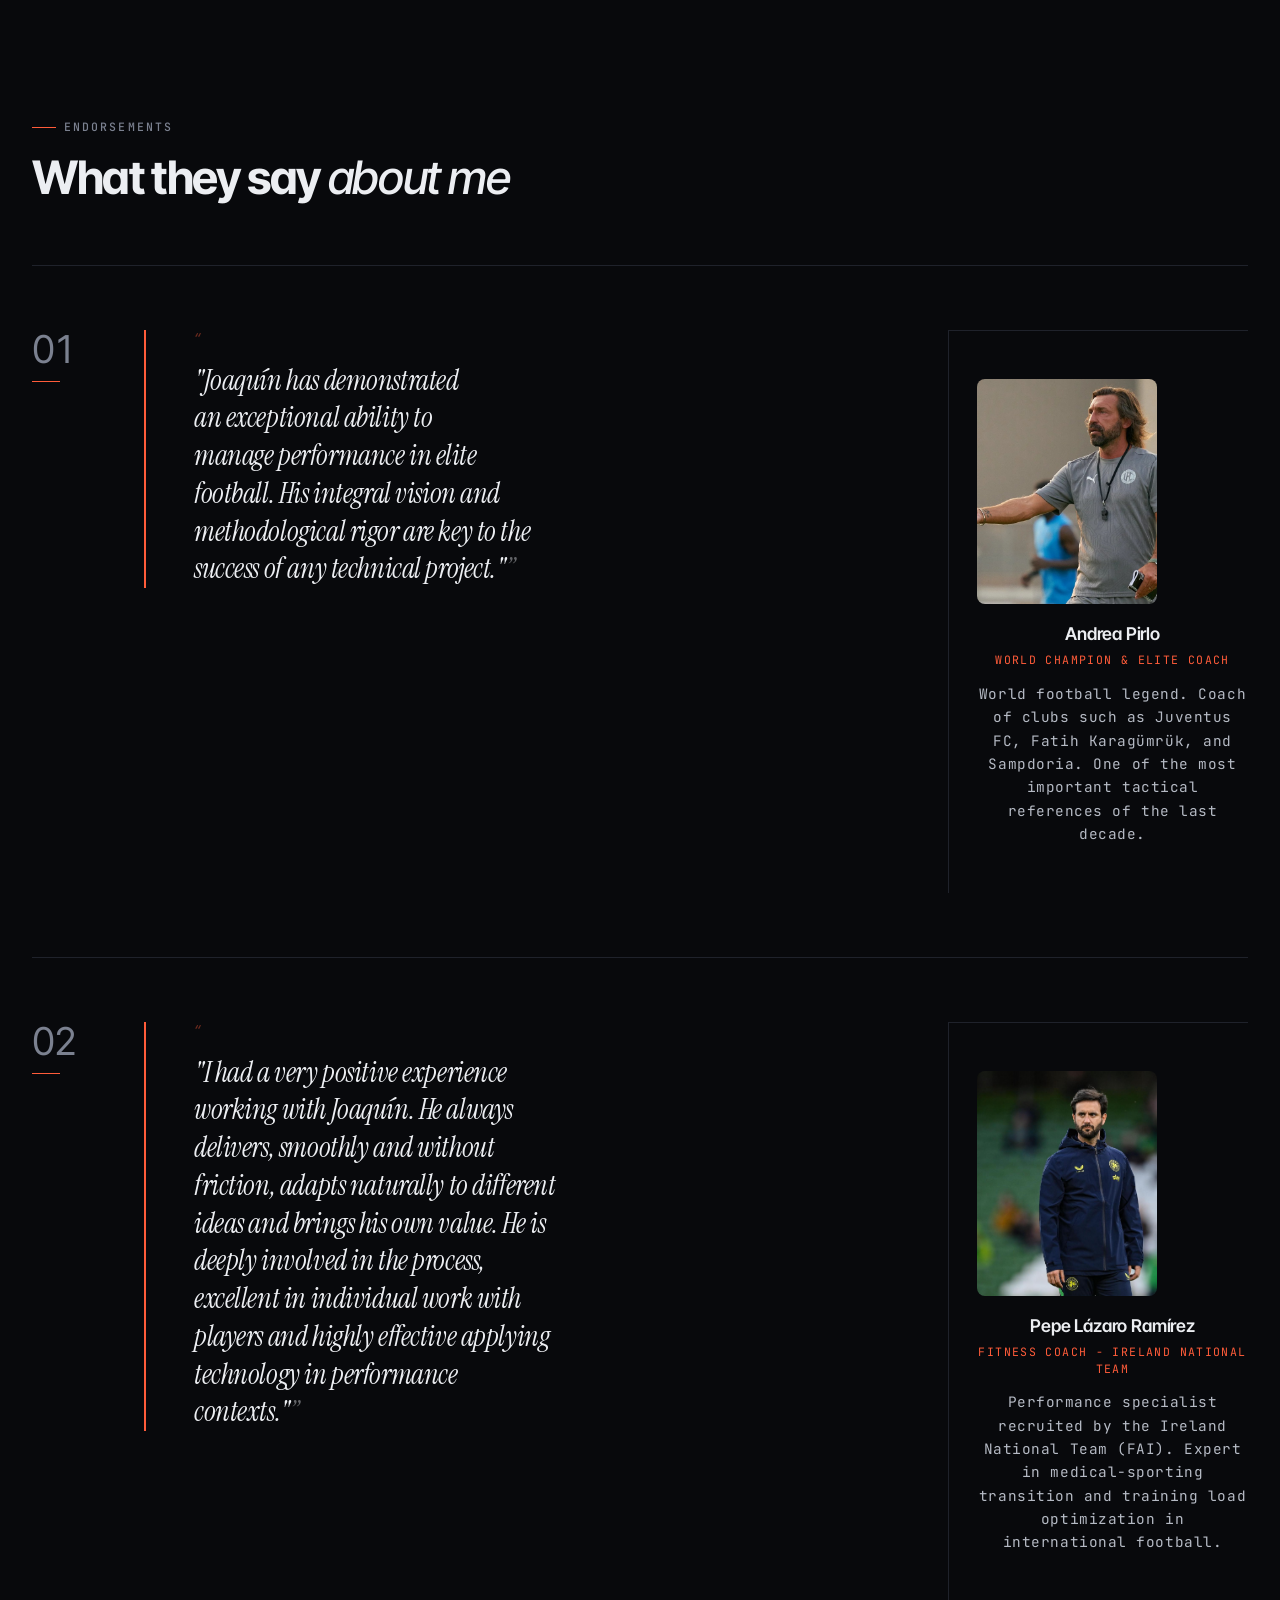
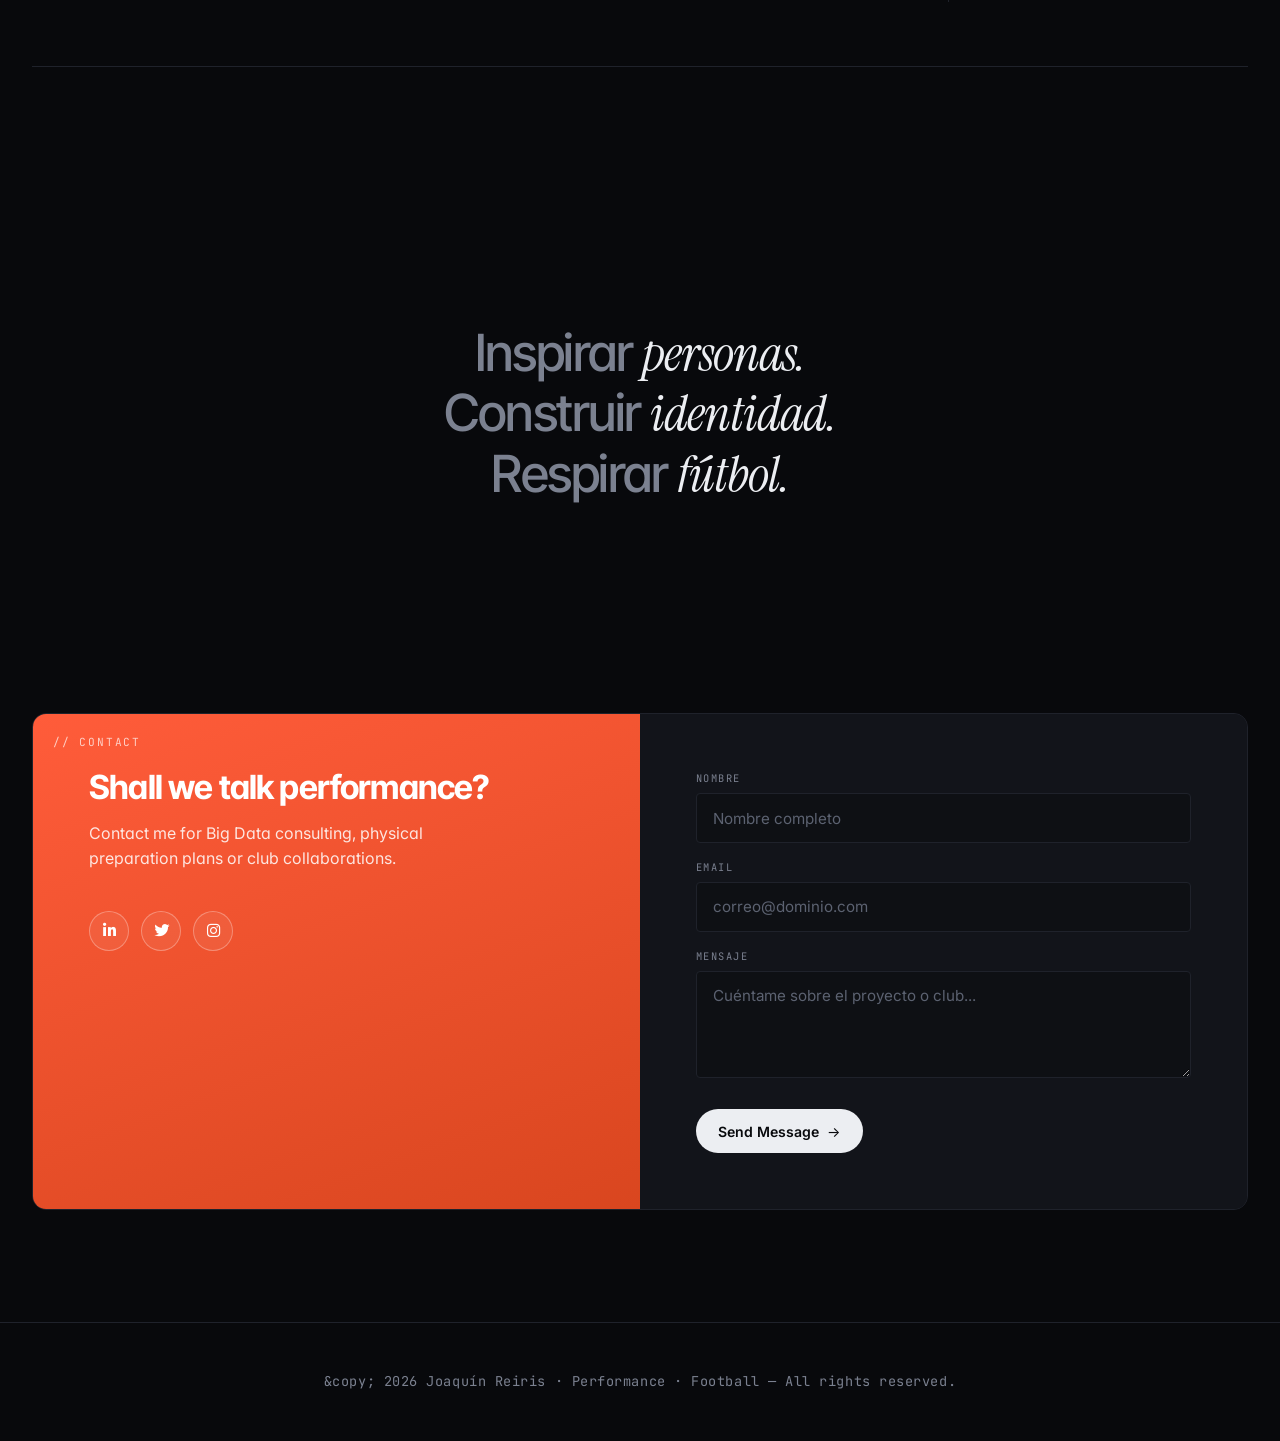
<file: sobre-mi.html>
<!DOCTYPE html>
<html lang="es">
<head>
    <meta charset="UTF-8">
    <meta name="viewport" content="width=device-width, initial-scale=1.0">
    <title>Sobre Mí · Joaquín Reiris</title>
    <meta name="description" content="Trayectoria, filosofía y método de Joaquín Reiris — preparador físico de fútbol de élite.">

    <link rel="preconnect" href="https://fonts.googleapis.com">
    <link rel="preconnect" href="https://fonts.gstatic.com" crossorigin>
    <link href="https://fonts.googleapis.com/css2?family=Inter:wght@300;400;500;600;700&family=Inter+Tight:ital,wght@0,400;0,500;0,600;0,700;0,800;1,400;1,500;1,600&family=Instrument+Serif:ital@0;1&family=JetBrains+Mono:wght@400;500;600&display=swap" rel="stylesheet">

    <link href="https://unpkg.com/aos@2.3.1/dist/aos.css" rel="stylesheet">
    <link rel="stylesheet" href="https://cdnjs.cloudflare.com/ajax/libs/font-awesome/6.4.0/css/all.min.css">
    <link rel="stylesheet" href="redesign.css">
    <link rel="stylesheet" href="sobre-mi.css">
</head>
<body data-screen-label="02 About">

    <!-- ============================== NAVBAR ============================== -->
    <nav class="navbar">
        <div class="logo-container">
            <a href="index.html" class="logo">
                <svg viewBox="0 0 100 100" class="jr-logo-svg" aria-hidden="true">
                    <path d="M45 25 V75 C45 85 35 85 30 80" fill="none" stroke="currentColor" stroke-width="6" stroke-linecap="round" stroke-linejoin="round"/>
                    <path d="M45 25 H60 C75 25 75 50 60 50 H45 M60 50 L75 80" fill="none" stroke="currentColor" stroke-width="6" stroke-linecap="round" stroke-linejoin="round"/>
                </svg>
                <div class="logo-text">
                    <span class="name">Joaquín Reiris</span>
                    <span class="title">Performance · Football</span>
                </div>
            </a>
        </div>
        <ul class="nav-links">
            <li><a href="index.html#home" data-i18n="nav.home">Inicio</a></li>
            <li><a href="sobre-mi.html" class="active" data-i18n="nav.about">Sobre Mí</a></li>
            <li><a href="index.html#academic" data-i18n="nav.academic">Formación</a></li>
            <li><a href="index.html#experience" data-i18n="nav.experience">Experiencia</a></li>
            <li><a href="index.html#cases">Casos</a></li>
            <li><a href="metodologia.html" data-i18n="nav.leadership">Metodología</a></li>
            <li><a href="blog.html" data-i18n="nav.blog">Blog</a></li>
            <li><a href="#contact" class="btn-nav" data-i18n="nav.contact">Contacto</a></li>
        </ul>
        <div class="lang-switcher">
            <button class="lang-btn active" data-lang="es">ES</button>
            <button class="lang-btn" data-lang="en">EN</button>
            <button class="lang-btn" data-lang="pt">PT</button>
        </div>
    </nav>

    <!-- ============================== HERO ============================== -->
    <header class="about-hero v2">
        <div class="about-hero-grid">
            <div class="about-hero-text" data-aos="fade-up">
                <span class="section-subtitle" data-i18n="about.subtitle_page">Sobre mí · Manifiesto</span>
                <h1 class="about-hero-title" data-i18n="about.hero_title">
                    Acompañar el camino.<br>
                    <em>Construir desde el hábito.</em>
                </h1>
                <p class="about-hero-lead" data-i18n="about.hero_lead">Utilicé el deporte como camino de vida para llenar la mochila de experiencias y aprendizajes: desde Sudamérica hasta el sudeste asiático, pasando por las ligas más exigentes, como la Serie A italiana.</p>
            </div>
            <div class="about-hero-portrait duotone" data-aos="fade-left">
                <img src="assets/fotos/united-portrait.jpg" alt="Joaquín Reiris">
            </div>
        </div>

        <!-- Stats band -->
        <!-- OCULTO — datos ya presentes en Experiencia/Formación
        <div class="about-band">
            <div class="container about-band-grid">
                <div class="about-band-item">
                    <span class="k">Clubes</span>
                    <span class="v">9</span>
                </div>
                <div class="about-band-item">
                    <span class="k">Países</span>
                    <span class="v">6</span>
                </div>
                <div class="about-band-item">
                    <span class="k">Ligas en 1ª</span>
                    <span class="v">5</span>
                </div>
                <div class="about-band-item">
                    <span class="k">En activo desde</span>
                    <span class="v">2014</span>
                </div>
            </div>
        </div>
        -->
    </header>

    <!-- ============================== BIO — 3 ACTOS ============================== -->
    <section class="bio-section v2">
        <div class="container">

            <!-- Acto 1: Origen -->
            <article class="bio-act bio-act--img-right" data-aos="fade-up">
                <header class="bio-act-head">
                    <span class="bio-act-num">01</span>
                    <span class="bio-act-kicker">Raíces</span>
                </header>
                <div class="bio-act-body">
                    <h2 class="bio-act-title">De Uruguay al mundo.</h2>
                    <div class="bio-act-text">
                        <p data-i18n="about.bio_p1">Crecí en Uruguay y, antes que nada, fui jugador. El fútbol fue lo mío desde muy chico, y estudiar Educación Física fue la manera de quedarme dentro del deporte cuando dejé de jugar: seguir, ahora desde el otro lado de la raya.</p>
                        <p data-i18n="about.bio_p1b">Siempre tuve la necesidad de dar un paso más, sobre todo en lo científico aplicado a los deportes de equipo. En algún momento entendí que lo que había aprendido era demasiado lineal para un juego que no lo es, y empecé a buscar una mirada más amplia y más profunda del entrenamiento.</p>
                        <p data-i18n="about.bio_p1c">Esa búsqueda me sacó de casa. Dejé la comodidad de lo conocido para crecer —como profesional, pero sobre todo como persona— y abrir la cabeza. La inquietud y la incomodidad terminaron siendo mi motor: cada vez que me sentí cómodo, busqué el siguiente lugar.</p>
                        <p data-i18n="about.bio_p1d">En el camino tuve la suerte de cruzarme con grandes personas, culturas y contextos muy distintos al mío. De cada uno me llevé algo. Más que una carrera, lo vivo como una forma de entender el deporte: moverme para seguir aprendiendo.</p>
                    </div>
                </div>
                <figure class="bio-act-media">
                    <img src="assets/fotos/poniendo-picas.jpg" alt="Joaquín Reiris preparando el campo de entrenamiento" loading="lazy">
                </figure>
            </article>

            <!-- Acto 2: Método -->
            <article class="bio-act bio-act--img-left" data-aos="fade-up">
                <header class="bio-act-head">
                    <span class="bio-act-num">02</span>
                    <span class="bio-act-kicker">Convicción</span>
                </header>
                <div class="bio-act-body">
                    <h2 class="bio-act-title">Preparar desde el juego, no al margen de él.</h2>
                    <div class="bio-act-text">
                        <p data-i18n="about.bio_p2">La base de mi trabajo es una idea simple: la preparación física se piensa desde el juego. Lo físico no es un compartimento que se entrena en el gimnasio y luego se traslada a la cancha; nace del propio deporte y vuelve a él.</p>
                        <p data-i18n="about.bio_p3">El trabajo condicional aislado existe, pero como soporte: prepara y sostiene, no manda. Partir desde ahí me da tranquilidad, porque me deja el foco donde importa —mejorar al futbolista desde el fútbol— y no en pulir una condición física descontextualizada que después no aparece en el partido.</p>
                        <p data-i18n="about.bio_p4">Soy flexible en casi todo: cada contexto y cada jugador piden algo distinto. Pero esta forma de entender la preparación es, para mí, la base del éxito; el punto que no negocio.</p>
                    </div>
                </div>
                <figure class="bio-act-media">
                    <img src="assets/fotos/IMG_3462.jpg" alt="Joaquín Reiris dirigiendo la activación en el campo" loading="lazy">
                </figure>
            </article>

            <!-- Acto 3: Hoy -->
            <article class="bio-act bio-act--img-right" data-aos="fade-up">
                <header class="bio-act-head">
                    <span class="bio-act-num">03</span>
                    <span class="bio-act-kicker">Propósito</span>
                </header>
                <div class="bio-act-body">
                    <h2 class="bio-act-title" data-i18n="about.act3_title">Construir identidad y cultura de equipo.</h2>
                    <div class="bio-act-text">
                        <p data-i18n="about.act3_intro">Sensibilidad y humanidad. La identidad y la cultura de un equipo son, para mí, la clave del éxito: construir un grupo que se adapta, que se anticipa y en el que cada jugador encuentra un rol con sentido. Estos son los principios que intento dejar instalados allí donde trabajo:</p>
                        <ul class="principles">
                            <li data-i18n="about.principle1"><span class="principle-k">Equipo camaleónico</span> — adaptarse al cambio constante.</li>
                            <li data-i18n="about.principle2"><span class="principle-k">Proactivo y reactivo</span> — anticiparse a los hechos, no solo reaccionar.</li>
                            <li data-i18n="about.principle3"><span class="principle-k">Preparados para (casi) todo</span> — cuerpo y mente listos para cada escenario.</li>
                            <li data-i18n="about.principle4"><span class="principle-k">Cultura de trabajo</span> — esfuerzo constante, por el bien común y el propio.</li>
                            <li data-i18n="about.principle5"><span class="principle-k">Objetivos claros</span> — motivos que unan lo colectivo y lo individual.</li>
                            <li data-i18n="about.principle6"><span class="principle-k">Asunción de roles</span> — que cada uno aporte y se sienta importante.</li>
                        </ul>
                    </div>
                </div>
                <figure class="bio-act-media">
                    <img src="assets/fotos/equipo-andas.jpg" alt="El plantel alza a Joaquín Reiris en andas tras un entrenamiento" loading="lazy">
                </figure>
            </article>

        </div>
    </section>

    <!-- ============================== AVALES — WALL EDITORIAL ============================== -->
    <!-- Avales ocultos por ahora. Para activar una reseña, quitá el atributo `hidden`
         de su <article class="endorsement">. La sección aparece sola cuando hay al
         menos una reseña visible (ver script "avales" al final del archivo). -->
    <section id="testimonials" class="endorsements">
        <div class="container">
            <div class="section-header" data-aos="fade-up">
                <span class="section-subtitle" data-i18n="testi.subtitle">Avales</span>
                <h2 class="section-title" data-i18n="testi.title">Lo que dicen <span>de mí</span></h2>
            </div>

            <div class="endorsements-list">

                <article class="endorsement" data-aos="fade-up">
                    <span class="endorsement-num"></span>
                    <blockquote class="endorsement-quote" data-i18n="testi.pirlo.quote">
                        Joaquín ha demostrado una capacidad excepcional para gestionar el rendimiento en el fútbol de élite. Su visión integral y su rigor metodológico son claves para el éxito de cualquier proyecto técnico.
                    </blockquote>
                    <footer class="endorsement-author">
                        <img class="endorsement-img" src="assets/fotos/andrea_pirlo.jpg" alt="Andrea Pirlo">
                        <div class="endorsement-meta">
                            <span class="endorsement-name">Andrea Pirlo</span>
                            <span class="endorsement-role" data-i18n="testi.pirlo.role">Campeón del mundo · Entrenador de élite</span>
                            <span class="endorsement-career" data-i18n="testi.pirlo.career">Leyenda del fútbol mundial. Entrenador de Juventus FC, Fatih Karagümrük y Sampdoria.</span>
                        </div>
                    </footer>
                </article>

                <article class="endorsement" data-aos="fade-up" hidden>
                    <span class="endorsement-num"></span>
                    <blockquote class="endorsement-quote" data-i18n="testi.tous.quote">
                        Uno de los profesionales con mayor proyección en la integración de la fuerza aplicada al fútbol. Su capacidad para combinar la evidencia científica con las necesidades reales del campo lo sitúa en la vanguardia.
                    </blockquote>
                    <footer class="endorsement-author">
                        <img class="endorsement-img" src="assets/fotos/julio_tous.jpg" alt="Julio Tous">
                        <div class="endorsement-meta">
                            <span class="endorsement-name">Julio Tous</span>
                            <span class="endorsement-role" data-i18n="testi.tous.role">Jefe de Rendimiento Físico — FC Barcelona</span>
                            <span class="endorsement-career" data-i18n="testi.tous.career">Anteriormente en Selección Italiana, Chelsea FC, Juventus FC e Inter de Milán. Referencia mundial en entrenamiento de fuerza y prevención de lesiones.</span>
                        </div>
                    </footer>
                </article>

                <article class="endorsement" data-aos="fade-up" hidden>
                    <span class="endorsement-num"></span>
                    <blockquote class="endorsement-quote" data-i18n="testi.debellis.quote">
                        Su metodología estructurada y su enfoque en la complejidad del deportista lo convierten en un activo invaluable para cualquier staff técnico de primer nivel.
                    </blockquote>
                    <footer class="endorsement-author">
                        <img class="endorsement-img" src="assets/fotos/roberto_de_bellis.jpg" alt="Roberto de Bellis">
                        <div class="endorsement-meta">
                            <span class="endorsement-name">Roberto de Bellis</span>
                            <span class="endorsement-role" data-i18n="testi.debellis.role">Head of Performance — Selección Italiana</span>
                            <span class="endorsement-career" data-i18n="testi.debellis.career">Campeón de la Euro 2020 con Italia. Extensa trayectoria en Udinese, Sampdoria, Chievo y Atalanta. Experto en recuperación y gestión de la fatiga en el alto rendimiento.</span>
                        </div>
                    </footer>
                </article>

                <article class="endorsement" data-aos="fade-up">
                    <span class="endorsement-num"></span>
                    <blockquote class="endorsement-quote" data-i18n="testi.lazaro.quote">
                        Tuve una experiencia muy positiva trabajando con Joaquín. Cumple siempre y sin fricciones, se adapta con naturalidad a distintas ideas y aporta valor propio. Está muy involucrado en el proceso, es excelente en el trabajo individual con los jugadores y muy efectivo aplicando la tecnología en contextos de rendimiento.
                    </blockquote>
                    <footer class="endorsement-author">
                        <img class="endorsement-img" src="assets/fotos/pepe-foto.jpeg" alt="Pepe Lázaro">
                        <div class="endorsement-meta">
                            <span class="endorsement-name">Pepe Lázaro Ramírez</span>
                            <span class="endorsement-role" data-i18n="testi.lazaro.role">Preparador Físico — Selección de Irlanda</span>
                            <span class="endorsement-career" data-i18n="testi.lazaro.career">Especialista en rendimiento reclutado por la FAI. Experto en la transición médico-deportiva y optimización de cargas en el fútbol internacional.</span>
                        </div>
                    </footer>
                </article>

            </div>
        </div>
    </section>

    <!-- ============================== IDIOMAS & HERRAMIENTAS ============================== -->
    <!-- OCULTO TEMPORALMENTE — mover a otra página
    <section class="toolset">
        <div class="container">
            <div class="toolset-grid">

                <div class="toolset-col" data-aos="fade-up">
                    <span class="toolset-k">Idiomas</span>
                    <ul class="toolset-list">
                        <li><span>Español</span><em>Nativo</em></li>
                        <li><span>Inglés</span><em>Avanzado</em></li>
                        <li><span>Portugués</span><em>Avanzado</em></li>
                        <li><span>Italiano</span><em>Intermedio</em></li>
                    </ul>
                </div>

                <div class="toolset-col" data-aos="fade-up" data-aos-delay="100">
                    <span class="toolset-k">Tecnología &amp; Datos</span>
                    <ul class="toolset-list">
                        <li><span>GPS &amp; carga</span><em>WIMU · Catapult · VALD · SmartCoach</em></li>
                        <li><span>Análisis de datos</span><em>R Studio · Power BI · Tableau · Excel</em></li>
                        <li><span>Entrenamiento</span><em>Tensiomiografía · Isoinercial · VBT</em></li>
                        <li><span>Scouting</span><em>Wyscout</em></li>
                    </ul>
                </div>

                <div class="toolset-col" data-aos="fade-up" data-aos-delay="200">
                    <span class="toolset-k">Disponibilidad</span>
                    <ul class="toolset-list">
                        <li><span>Staff técnico</span><em>Temporada 2026–27 · abierto</em></li>
                        <li><span>Consultoría</span><em>Big Data &amp; rendimiento</em></li>
                        <li><span>Construcción dpto.</span><em>De cero · 6–12 meses</em></li>
                        <li><span>Pasaporte</span><em>Uruguay · Italia (UE)</em></li>
                    </ul>
                </div>

            </div>
        </div>
    </section>
    -->

    <!-- ============================== CIERRE EDITORIAL ============================== -->
    <section class="closing-line">
        <div class="container">
            <p class="closing-text" data-aos="fade-up">
                Inspirar <em>personas.</em><br>
                Construir <em>identidad.</em><br>
                Respirar <em>fútbol.</em>
            </p>
        </div>
    </section>

    <!-- ============================== CONTACT ============================== -->
    <section id="contact" class="contact">
        <div class="container">
            <div class="contact-box" data-aos="fade-up">
                <div class="contact-info">
                    <h2 data-i18n="contact.title">¿Hablamos de <span>rendimiento</span>?</h2>
                    <p data-i18n="contact.p">Contáctame para consultorías de Big Data, planes de preparación física o colaboraciones en clubes.</p>
                    <div class="social-links">
                        <a href="https://www.linkedin.com/in/joaquín-reiris-0b1b1b1b/" aria-label="LinkedIn"><i class="fab fa-linkedin-in"></i></a>
                        <a href="#" aria-label="Twitter"><i class="fab fa-twitter"></i></a>
                        <a href="#" aria-label="Instagram"><i class="fab fa-instagram"></i></a>
                    </div>
                </div>
                <form class="contact-form">
                    <div class="form-group"><label>Nombre</label><input type="text" placeholder="Nombre completo" required></div>
                    <div class="form-group"><label>Email</label><input type="email" placeholder="correo@dominio.com" required></div>
                    <div class="form-group"><label>Mensaje</label><textarea placeholder="Cuéntame sobre el proyecto o club..." rows="4" required></textarea></div>
                    <button type="submit" class="btn-primary" data-i18n="contact.btn">Enviar mensaje</button>
                </form>
            </div>
        </div>
    </section>

    <footer>
        <div class="container">
            <p data-i18n="footer.rights">© 2026 Joaquín Reiris · Performance · Football — Todos los derechos reservados.</p>
        </div>
    </footer>

    <a href="https://wa.me/971501505371" class="whatsapp-float" target="_blank" aria-label="WhatsApp">
        <i class="fab fa-whatsapp"></i>
    </a>

    <script src="https://unpkg.com/aos@2.3.1/dist/aos.js"></script>
    <script>
      window.addEventListener('DOMContentLoaded', () => {
        if (window.AOS) AOS.init({ duration: 800, once: true, easing: 'ease-out-cubic' });
        const nav = document.querySelector('.navbar');
        const onScroll = () => nav.classList.toggle('scrolled', window.scrollY > 8);
        window.addEventListener('scroll', onScroll, { passive: true });
        onScroll();
      });
    </script>
    <script src="main.js"></script>
    <!-- avales: muestra la sección solo si hay al menos una reseña visible -->
    <script>
      (function(){
        const section = document.getElementById('testimonials');
        if(!section) return;
        if(section.querySelector('.endorsement:not([hidden])')){
          section.hidden = false;
          if(window.AOS && AOS.refreshHard) AOS.refreshHard();
        }
      })();
    </script>
</body>
</html>
</file>
<file: metodologia.css>
/* =========================================================
   METODOLOGÍA — Cómo trabajo
   Estilos propios de la página. Usa los tokens de redesign.css
   (NO redefine la paleta — sólo compone con ella).
   ========================================================= */

/* ---- Hero propio de metodología ---- */
.met-hero {
  position: relative;
  min-height: 86vh;
  display: flex;
  align-items: flex-end;
  padding: 9rem 0 4.5rem;
  overflow: hidden;
  border-bottom: 1px solid var(--line);
}
.met-hero::before {
  content: "";
  position: absolute; inset: 0;
  background-image: url('assets/fotos/1T3A6444.jpg');
  background-size: cover;
  background-position: center 30%;
  filter: grayscale(1) contrast(1.12) brightness(0.62);
  z-index: 0;
}
.met-hero::after {
  content: "";
  position: absolute; inset: 0;
  background:
    linear-gradient(180deg, rgba(8,9,12,0.55) 0%, rgba(8,9,12,0.78) 55%, rgba(8,9,12,0.97) 100%),
    radial-gradient(120% 90% at 12% 110%, rgba(255,92,58,0.16) 0%, transparent 55%);
  z-index: 0;
}
.met-hero .container { position: relative; z-index: 1; width: 100%; }

.met-kicker {
  display: inline-flex; align-items: center; gap: 10px;
  font-family: var(--font-mono);
  font-size: 0.72rem;
  letter-spacing: 0.2em;
  text-transform: uppercase;
  color: var(--text-2);
  margin-bottom: 1.6rem;
}
.met-kicker::before {
  content: ""; width: 26px; height: 1px; background: var(--primary);
}

.met-hero h1 {
  font-family: var(--font-display);
  font-size: clamp(2.6rem, 6vw, 5.4rem);
  font-weight: 800;
  letter-spacing: -0.035em;
  line-height: 0.98;
  max-width: 16ch;
  margin: 0;
  text-wrap: balance;
}
.met-hero h1 em {
  font-family: "Instrument Serif", serif;
  font-style: italic;
  font-weight: 400;
  color: var(--primary-2);
  letter-spacing: -0.01em;
}
.met-lede {
  margin-top: 2rem;
  max-width: 52ch;
  font-size: 1.12rem;
  line-height: 1.65;
  color: var(--text-2);
  padding-left: 1.1rem;
  border-left: 1px solid var(--line-2);
}
.met-lede strong { color: var(--text); font-weight: 600; }

/* small index row under lede */
.met-index {
  display: flex; flex-wrap: wrap; gap: 0.5rem 0.5rem;
  margin-top: 2.5rem;
}
.met-index a {
  font-family: var(--font-mono);
  font-size: 0.68rem;
  letter-spacing: 0.12em;
  text-transform: uppercase;
  color: var(--text-2);
  text-decoration: none;
  padding: 0.5rem 0.9rem;
  border: 1px solid var(--line-2);
  border-radius: 999px;
  background: rgba(255,255,255,0.025);
  transition: all .2s ease;
}
.met-index a:hover { color: var(--text); border-color: var(--text-3); background: rgba(255,255,255,0.06); }
.met-index a span { color: var(--primary); margin-right: 7px; }

/* ---- Section scaffolding ---- */
.met-section { padding: 7rem 0; position: relative; }
.met-section.alt { background: var(--bg-2); border-top: 1px solid var(--line); border-bottom: 1px solid var(--line); }

.met-eyebrow {
  display: inline-flex; align-items: center; gap: 10px;
  font-family: var(--font-mono);
  font-size: 0.7rem;
  letter-spacing: 0.18em;
  text-transform: uppercase;
  color: var(--text-3);
  margin-bottom: 1rem;
}
.met-eyebrow .num { color: var(--primary); }
.met-eyebrow::after { content:""; width: 40px; height: 1px; background: var(--line-2); }

.met-h2 {
  font-family: var(--font-display);
  font-size: clamp(1.9rem, 3.4vw, 3rem);
  font-weight: 700;
  letter-spacing: -0.03em;
  line-height: 1.04;
  margin: 0 0 1rem;
  text-wrap: balance;
}
.met-h2 em {
  font-family: "Instrument Serif", serif;
  font-style: italic;
  font-weight: 400;
  color: var(--primary-2);
}
.met-intro {
  color: var(--text-2);
  font-size: 1.06rem;
  line-height: 1.7;
  max-width: 60ch;
  margin: 0 0 3rem;
}
.met-intro strong { color: var(--text); font-weight: 600; }

/* =========================================================
   1 · PARADIGMA — dos miradas enfrentadas
   ========================================================= */
.paradigm {
  display: grid;
  grid-template-columns: 1fr 1fr;
  gap: 0;
  border: 1px solid var(--line);
  border-radius: var(--radius-lg);
  overflow: hidden;
  position: relative;
}
.paradigm-col { padding: 2.75rem 2.5rem 3rem; background: var(--surface); position: relative; }
.paradigm-col.base  { background: linear-gradient(180deg, rgba(255,92,58,0.07), var(--surface)); }
.paradigm-col.apoyo { background: var(--bg-2); border-left: 1px solid var(--line); }
.paradigm-rank {
  position: absolute; top: 1.6rem; right: 1.6rem;
  font-family: var(--font-mono);
  font-size: 0.58rem;
  letter-spacing: 0.14em;
  text-transform: uppercase;
  color: var(--text-3);
  border: 1px solid var(--line-2);
  border-radius: 999px;
  padding: 0.3rem 0.7rem;
}
.paradigm-col.base .paradigm-rank { color: var(--primary); border-color: rgba(255,92,58,0.4); }
.paradigm-tag {
  font-family: var(--font-mono);
  font-size: 0.68rem;
  letter-spacing: 0.16em;
  text-transform: uppercase;
  color: var(--text-3);
  margin-bottom: 0.75rem;
}
.paradigm-col.base .paradigm-tag { color: var(--primary); }
.paradigm-col h3 {
  font-family: var(--font-display);
  font-size: 1.45rem;
  font-weight: 600;
  letter-spacing: -0.02em;
  margin-bottom: 1.5rem;
  line-height: 1.1;
}
.paradigm-list { list-style: none; display: flex; flex-direction: column; gap: 0.9rem; }
.paradigm-list li {
  display: flex; gap: 0.85rem; align-items: flex-start;
  font-size: 0.98rem;
  line-height: 1.5;
  color: var(--text-2);
}
.paradigm-list li::before {
  content: "+";
  color: var(--text-3);
  flex: none;
  font-family: var(--font-mono);
  font-weight: 600;
}
.paradigm-col.base .paradigm-list li { color: var(--text); }
.paradigm-col.base .paradigm-list li::before { color: var(--primary); }
.paradigm-words {
  margin-top: 1.75rem; padding-top: 1.25rem;
  border-top: 1px solid var(--line);
  font-family: var(--font-mono);
  font-size: 0.66rem;
  letter-spacing: 0.14em;
  text-transform: uppercase;
  color: var(--text-3);
  line-height: 1.9;
}
.paradigm-col.base .paradigm-words { color: var(--primary-2); border-top-color: rgba(255,92,58,0.25); }

/* bridge callout — la relación base / apoyo */
.paradigm-bridge {
  margin-top: 1.25rem;
  border: 1px solid var(--line-2);
  border-radius: var(--radius-lg);
  background: linear-gradient(180deg, rgba(255,92,58,0.05), var(--surface));
  padding: 2.1rem 2.25rem;
}
.paradigm-bridge .pb-k {
  font-family: var(--font-mono);
  font-size: 0.66rem; letter-spacing: 0.16em; text-transform: uppercase;
  color: var(--primary);
  display: flex; align-items: center; gap: 10px;
  margin-bottom: 0.9rem;
}
.paradigm-bridge .pb-k::before { content:""; width: 24px; height: 1px; background: var(--primary); }
.paradigm-bridge p {
  font-family: var(--font-display);
  font-size: clamp(1.1rem, 1.7vw, 1.35rem);
  font-weight: 500;
  letter-spacing: -0.015em;
  line-height: 1.5;
  color: var(--text);
  margin: 0;
  max-width: 72ch;
}
.paradigm-bridge p strong { color: var(--primary-2); font-weight: 600; }
.paradigm-bridge p em { font-family: "Instrument Serif", serif; font-style: italic; color: var(--primary-2); }
.paradigm-src {
  margin-top: 1.75rem;
  font-family: var(--font-mono);
  font-size: 0.66rem;
  letter-spacing: 0.06em;
  color: var(--muted);
  max-width: 64ch;
}

/* =========================================================
   2 · SISTEMA (holistic circle) — heredado de redesign.css
   sólo ajustes finos de contenedor en esta página
   ========================================================= */
.met-system .structures-container { margin-top: 2rem; }

/* =========================================================
   3 · OPERATIVA — dónde se entrena (campo / gym / recuperación)
   ========================================================= */
.engines {
  display: grid;
  grid-template-columns: repeat(3, 1fr);
  gap: 1rem;
}
.engine {
  position: relative;
  background: var(--surface);
  border: 1px solid var(--line);
  border-radius: var(--radius);
  padding: 2.25rem 2rem 2.5rem;
  display: flex;
  flex-direction: column;
  min-height: 320px;
  transition: border-color .3s ease, transform .3s ease, background .3s ease;
}
.engine:hover { border-color: var(--line-2); transform: translateY(-3px); background: var(--surface-2); }
.engine.lead { border-color: rgba(255,92,58,0.35); background: linear-gradient(180deg, rgba(255,92,58,0.06), var(--surface)); }
.engine-idx {
  font-family: var(--font-mono);
  font-size: 0.66rem;
  letter-spacing: 0.16em;
  text-transform: uppercase;
  color: var(--text-3);
  display: flex; justify-content: space-between; align-items: center;
  margin-bottom: 1.5rem;
}
.engine-idx .where { color: var(--primary); }
.engine h3 {
  font-family: var(--font-display);
  font-size: 1.3rem;
  font-weight: 600;
  letter-spacing: -0.02em;
  margin-bottom: 0.5rem;
  line-height: 1.12;
}
.engine .role {
  font-family: var(--font-mono);
  font-size: 0.66rem;
  letter-spacing: 0.12em;
  text-transform: uppercase;
  color: var(--text-3);
  margin-bottom: 1rem;
}
.engine p { color: var(--text-2); font-size: 0.96rem; line-height: 1.6; margin: 0; }
.engine .engine-foot {
  margin-top: auto; padding-top: 1.5rem;
  font-family: var(--font-mono);
  font-size: 0.66rem;
  letter-spacing: 0.1em;
  text-transform: uppercase;
  color: var(--text-3);
  border-top: 1px solid var(--line);
}
.engine.lead .engine-foot { border-top-color: rgba(255,92,58,0.22); }

/* =========================================================
   4 · MICROCICLO — la semana tipo (pieza central)
   ========================================================= */
.cycle-wrap {
  border: 1px solid var(--line);
  border-radius: var(--radius-lg);
  background: var(--surface);
  overflow: hidden;
}
.cycle-head {
  display: flex; flex-wrap: wrap; align-items: center; gap: 1rem;
  padding: 1.4rem 1.75rem;
  border-bottom: 1px solid var(--line);
  font-family: var(--font-mono);
  font-size: 0.66rem;
  letter-spacing: 0.14em;
  text-transform: uppercase;
  color: var(--text-3);
}
.cycle-head .dot { width: 7px; height: 7px; border-radius: 50%; background: var(--primary); }
.cycle-head .spacer { flex: 1; }
.cycle-legend { display: flex; gap: 1.25rem; }
.cycle-legend span { display: inline-flex; align-items: center; gap: 6px; }
.cycle-legend i { width: 12px; height: 12px; border-radius: 3px; display: inline-block; }
.lg-low  { background: var(--surface-2); border: 1px solid var(--line-2); }
.lg-mid  { background: var(--primary-soft); border: 1px solid var(--primary-d); }
.lg-high { background: var(--primary); }
.lg-match{ background: var(--data); }

/* grid of days */
.cycle-grid {
  display: grid;
  grid-template-columns: repeat(7, 1fr);
}
.cycle-day {
  position: relative;
  border-right: 1px solid var(--line);
  padding: 1.25rem 0.9rem 1.4rem;
  display: flex;
  flex-direction: column;
  min-height: 360px;
  transition: background .25s ease;
}
.cycle-day:last-child { border-right: 0; }
.cycle-day:hover { background: var(--surface-2); }
.cycle-day.is-match { background: linear-gradient(180deg, rgba(255,229,194,0.07), transparent); }

.cd-day {
  font-family: var(--font-mono);
  font-size: 0.66rem;
  letter-spacing: 0.12em;
  text-transform: uppercase;
  color: var(--text-2);
  margin-bottom: 0.2rem;
}
.cd-md {
  font-family: var(--font-mono);
  font-size: 0.6rem;
  letter-spacing: 0.1em;
  color: var(--text-3);
  margin-bottom: 1rem;
}
.cycle-day.is-match .cd-md { color: var(--data); }

/* the load column (bottom-anchored bar) */
.cd-bar-wrap {
  margin-top: auto;
  height: 168px;
  display: flex;
  align-items: flex-end;
  margin-bottom: 1rem;
}
.cd-bar {
  width: 100%;
  border-radius: 4px 4px 2px 2px;
  background: var(--surface-2);
  border: 1px solid var(--line-2);
  position: relative;
  min-height: 14px;
  transition: filter .25s ease;
}
.cd-bar.mid  { background: linear-gradient(180deg, var(--primary), var(--primary-d)); border-color: var(--primary-d); opacity: 0.55; }
.cd-bar.high { background: linear-gradient(180deg, var(--primary-2), var(--primary-d)); border-color: var(--primary); }
.cd-bar.match{ background: linear-gradient(180deg, var(--data), #E9B57A); border-color: var(--data); }
.cd-bar .pct {
  position: absolute; top: -1.4rem; left: 0; right: 0;
  text-align: center;
  font-family: var(--font-mono);
  font-size: 0.62rem;
  letter-spacing: 0.08em;
  color: var(--text-3);
}
.cycle-day.is-match .cd-bar .pct { color: var(--data); }

.cd-orient {
  font-family: var(--font-display);
  font-size: 0.98rem;
  font-weight: 600;
  letter-spacing: -0.01em;
  color: var(--text);
  margin-bottom: 0.3rem;
  line-height: 1.15;
}
.cycle-day.is-match .cd-orient { color: var(--data); }
.cd-note {
  font-size: 0.78rem;
  line-height: 1.4;
  color: var(--text-3);
}
.cd-ssp {
  margin-top: 0.7rem;
  font-family: var(--font-mono);
  font-size: 0.58rem;
  letter-spacing: 0.08em;
  text-transform: uppercase;
  color: var(--text-3);
  padding-top: 0.55rem;
  border-top: 1px solid var(--line);
}
.cd-ssp b { color: var(--primary); font-weight: 600; }

.cycle-foot {
  display: grid;
  grid-template-columns: repeat(3, 1fr);
  gap: 0;
  border-top: 1px solid var(--line);
}
.cycle-foot .cf {
  padding: 1.5rem 1.75rem;
  border-right: 1px solid var(--line);
}
.cycle-foot .cf:last-child { border-right: 0; }
.cycle-foot .cf h4 {
  font-family: var(--font-mono);
  font-size: 0.64rem;
  letter-spacing: 0.14em;
  text-transform: uppercase;
  color: var(--primary);
  margin-bottom: 0.5rem;
  font-weight: 600;
}
.cycle-foot .cf p { font-size: 0.9rem; line-height: 1.55; color: var(--text-2); margin: 0; }

/* recovery rail — recuperación post-partido dentro del microciclo */
.cycle-recovery {
  display: grid;
  grid-template-columns: 220px 1fr;
  border-top: 1px solid var(--line);
  background: var(--bg-2);
}
.cr-label {
  padding: 1.5rem 1.75rem;
  border-right: 1px solid var(--line);
  display: flex; flex-direction: column; justify-content: center; gap: 0.4rem;
}
.cr-label .cr-kicker {
  font-family: var(--font-mono);
  font-size: 0.62rem;
  letter-spacing: 0.14em;
  text-transform: uppercase;
  color: var(--primary);
}
.cr-label b {
  font-family: var(--font-display);
  font-size: 1.05rem;
  font-weight: 600;
  letter-spacing: -0.015em;
  color: var(--text);
  line-height: 1.15;
}
.cr-steps { display: grid; grid-template-columns: repeat(3, 1fr); }
.cr-step {
  padding: 1.5rem 1.5rem 1.6rem;
  border-right: 1px solid var(--line);
}
.cr-step:last-child { border-right: 0; }
.cr-step .cr-when {
  font-family: var(--font-mono);
  font-size: 0.6rem;
  letter-spacing: 0.1em;
  text-transform: uppercase;
  color: var(--text-3);
  display: flex; align-items: center; gap: 7px;
  margin-bottom: 0.6rem;
}
.cr-step .cr-when::before { content:""; width: 6px; height: 6px; border-radius: 50%; background: var(--primary); opacity: 0.8; }
.cr-step h5 {
  font-family: var(--font-display);
  font-size: 0.95rem;
  font-weight: 600;
  letter-spacing: -0.01em;
  color: var(--text);
  margin-bottom: 0.35rem;
  line-height: 1.15;
}
.cr-step p { font-size: 0.82rem; line-height: 1.5; color: var(--text-2); margin: 0; }

/* =========================================================
   5 · SSP — la escalera de tareas
   ========================================================= */
.ladder {
  display: grid;
  grid-template-columns: repeat(5, 1fr);
  gap: 0.75rem;
  align-items: end;
}
.rung {
  background: var(--surface);
  border: 1px solid var(--line);
  border-radius: var(--radius);
  padding: 1.5rem 1.25rem 1.6rem;
  position: relative;
  transition: border-color .3s ease, transform .3s ease, background .3s ease;
}
.rung:hover { border-color: var(--line-2); transform: translateY(-3px); background: var(--surface-2); }
.rung .rn {
  font-family: var(--font-mono);
  font-size: 0.62rem;
  letter-spacing: 0.12em;
  color: var(--text-3);
  margin-bottom: 0.9rem;
}
.rung h4 {
  font-family: var(--font-display);
  font-size: 1.05rem;
  font-weight: 600;
  letter-spacing: -0.015em;
  margin-bottom: 0.5rem;
  line-height: 1.15;
}
.rung p { font-size: 0.84rem; line-height: 1.5; color: var(--text-2); margin: 0; }
.rung .meter { height: 3px; border-radius: 999px; background: var(--line-2); margin-bottom: 1.1rem; overflow: hidden; }
.rung .meter span { display: block; height: 100%; background: linear-gradient(90deg, var(--primary), var(--primary-2)); }
.rung:nth-child(1) .meter span { width: 20%; }
.rung:nth-child(2) .meter span { width: 40%; }
.rung:nth-child(3) .meter span { width: 62%; }
.rung:nth-child(4) .meter span { width: 84%; }
.rung:nth-child(5) .meter span { width: 100%; }
.rung:nth-child(5) { border-color: rgba(255,92,58,0.4); background: linear-gradient(180deg, rgba(255,92,58,0.06), var(--surface)); }
.ladder-axis {
  display: flex; justify-content: space-between;
  margin-top: 1.5rem;
  font-family: var(--font-mono);
  font-size: 0.64rem;
  letter-spacing: 0.12em;
  text-transform: uppercase;
  color: var(--text-3);
}
.ladder-axis span:last-child { color: var(--primary); }

/* =========================================================
   6 · DOS EJEMPLOS — campo + gimnasio
   ========================================================= */
.examples {
  display: grid;
  grid-template-columns: 1fr 1fr;
  gap: 1.25rem;
}
.ex {
  border: 1px solid var(--line);
  border-radius: var(--radius-lg);
  overflow: hidden;
  background: var(--surface);
  display: flex;
  flex-direction: column;
}
.ex-head {
  display: flex; align-items: center; justify-content: space-between;
  padding: 1.2rem 1.6rem;
  border-bottom: 1px solid var(--line);
  font-family: var(--font-mono);
  font-size: 0.66rem;
  letter-spacing: 0.14em;
  text-transform: uppercase;
}
.ex-head .where { color: var(--primary); }
.ex-head .tag { color: var(--text-3); }

/* mini pitch / gym diagram */
.ex-canvas {
  position: relative;
  height: 220px;
  background:
    repeating-linear-gradient(90deg, transparent 0 38px, rgba(255,255,255,0.018) 38px 39px),
    var(--bg-2);
  border-bottom: 1px solid var(--line);
  overflow: hidden;
}
.pitch {
  position: absolute; inset: 22px;
  border: 1px solid var(--line-2);
  border-radius: 4px;
}
.pitch::before { /* halfway line */
  content:""; position: absolute; left: 50%; top: 0; bottom: 0; width: 1px; background: var(--line-2);
}
.pitch::after { /* center circle */
  content:""; position: absolute; left: 50%; top: 50%; width: 56px; height: 56px;
  border: 1px solid var(--line-2); border-radius: 50%; transform: translate(-50%,-50%);
}
.grid-zone {
  position: absolute;
  border: 1px dashed rgba(255,92,58,0.55);
  border-radius: 3px;
  background: rgba(255,92,58,0.06);
}
.token {
  position: absolute; width: 13px; height: 13px; border-radius: 50%;
  transform: translate(-50%,-50%);
  box-shadow: 0 1px 4px rgba(0,0,0,0.4);
}
.token.t { background: var(--primary); }
.token.o { background: var(--text-2); }
.token.ball { width: 8px; height: 8px; background: var(--data); }
.token .lbl {
  position: absolute; top: -16px; left: 50%; transform: translateX(-50%);
  font-family: var(--font-mono); font-size: 0.52rem; color: var(--text-3); white-space: nowrap;
}
.arrow {
  position: absolute; height: 1px; background: rgba(255,229,194,0.55);
  transform-origin: left center;
}
.arrow::after {
  content:""; position: absolute; right: -1px; top: -2px;
  border-left: 5px solid rgba(255,229,194,0.7);
  border-top: 2.5px solid transparent; border-bottom: 2.5px solid transparent;
}

/* gym diagram — vectors / planes */
.planes { position: absolute; inset: 0; display: flex; align-items: center; justify-content: center; gap: 26px; }
.plane-fig {
  width: 2px; height: 96px; background: var(--line-2); position: relative; border-radius: 2px;
}
.plane-fig span {
  position: absolute; left: 50%; transform: translateX(-50%);
  width: 0; height: 0;
}
.vec {
  position: absolute; width: 64px; height: 1px; background: var(--primary);
  left: 50%; top: 50%; transform-origin: left center;
}
.vec::after { content:""; position:absolute; right:-1px; top:-3px; border-left:6px solid var(--primary); border-top:3px solid transparent; border-bottom:3px solid transparent; }

.ex-body { padding: 1.6rem 1.6rem 1.8rem; flex: 1; display: flex; flex-direction: column; }
.ex-body h3 {
  font-family: var(--font-display);
  font-size: 1.25rem;
  font-weight: 600;
  letter-spacing: -0.02em;
  margin-bottom: 0.6rem;
  line-height: 1.12;
}
.ex-body > p { color: var(--text-2); font-size: 0.95rem; line-height: 1.6; margin: 0 0 1.4rem; }
.ex-rows { display: flex; flex-direction: column; gap: 0; border-top: 1px solid var(--line); margin-top: auto; }
.ex-row {
  display: grid; grid-template-columns: 92px 1fr; gap: 1rem;
  padding: 0.85rem 0;
  border-bottom: 1px solid var(--line);
  align-items: baseline;
}
.ex-row:last-child { border-bottom: 0; }
.ex-row dt {
  font-family: var(--font-mono);
  font-size: 0.62rem;
  letter-spacing: 0.1em;
  text-transform: uppercase;
  color: var(--text-3);
}
.ex-row dd { font-size: 0.9rem; line-height: 1.5; color: var(--text); margin: 0; }
.ex-row dd .chip {
  display: inline-block;
  font-family: var(--font-mono);
  font-size: 0.6rem;
  letter-spacing: 0.06em;
  text-transform: uppercase;
  color: var(--primary-2);
  border: 1px solid rgba(255,92,58,0.3);
  border-radius: 3px;
  padding: 2px 6px;
  margin: 0 4px 4px 0;
}

/* =========================================================
   7 · DÍA A DÍA — bucle de decisión
   ========================================================= */
.loop {
  display: grid;
  grid-template-columns: repeat(4, 1fr);
  gap: 0;
  border: 1px solid var(--line);
  border-radius: var(--radius-lg);
  overflow: hidden;
}
.loop-step {
  padding: 2.25rem 1.75rem 2.5rem;
  border-right: 1px solid var(--line);
  position: relative;
  background: var(--surface);
  transition: background .25s ease;
}
.loop-step:last-child { border-right: 0; }
.loop-step:hover { background: var(--surface-2); }
.loop-step .ls-n {
  font-family: var(--font-mono);
  font-size: 0.66rem;
  letter-spacing: 0.14em;
  color: var(--primary);
  margin-bottom: 1.5rem;
  display: flex; align-items: center; gap: 8px;
}
.loop-step .ls-n::after { content:""; flex:1; height:1px; background: var(--line); }
.loop-step h4 {
  font-family: var(--font-display);
  font-size: 1.2rem;
  font-weight: 600;
  letter-spacing: -0.015em;
  margin-bottom: 0.6rem;
}
.loop-step p { font-size: 0.9rem; line-height: 1.55; color: var(--text-2); margin: 0; }
.loop-step .arrow-next {
  position: absolute; right: -8px; top: 50%; transform: translateY(-50%);
  width: 16px; height: 16px; z-index: 2;
  color: var(--text-3); font-size: 0.9rem;
  display: flex; align-items: center; justify-content: center;
}

.loop-note {
  margin-top: 2.5rem;
  font-family: var(--font-display);
  font-size: clamp(1.3rem, 2.2vw, 1.9rem);
  font-weight: 500;
  letter-spacing: -0.02em;
  line-height: 1.3;
  color: var(--text);
  max-width: 30ch;
  padding-left: 1.5rem;
  border-left: 2px solid var(--primary);
}
.loop-note em { font-family: "Instrument Serif", serif; font-style: italic; color: var(--primary-2); }

/* =========================================================
   CIERRE
   ========================================================= */
.met-close {
  padding: 7rem 0 8rem;
  text-align: center;
  border-top: 1px solid var(--line);
  background:
    radial-gradient(90% 120% at 50% 0%, rgba(255,92,58,0.08) 0%, transparent 55%),
    var(--bg);
}
.met-close h2 {
  font-family: var(--font-display);
  font-size: clamp(2rem, 4vw, 3.4rem);
  font-weight: 700;
  letter-spacing: -0.03em;
  line-height: 1.05;
  max-width: 18ch;
  margin: 0 auto 2rem;
  text-wrap: balance;
}
.met-close h2 em { font-family: "Instrument Serif", serif; font-style: italic; font-weight: 400; color: var(--primary-2); }
.met-close .cta-row { display: flex; gap: 0.75rem; justify-content: center; flex-wrap: wrap; }

/* =========================================================
   RESPONSIVE
   ========================================================= */
@media (max-width: 980px) {
  .paradigm { grid-template-columns: 1fr; }
  .paradigm-col.apoyo { border-left: 0; border-top: 1px solid var(--line); }
  .engines { grid-template-columns: 1fr; }
  .ladder { grid-template-columns: repeat(2, 1fr); }
  .examples { grid-template-columns: 1fr; }
  .loop { grid-template-columns: 1fr 1fr; }
  .loop-step:nth-child(2) { border-right: 0; }
  .loop-step:nth-child(1), .loop-step:nth-child(2) { border-bottom: 1px solid var(--line); }
  .cycle-grid { grid-template-columns: repeat(4, 1fr); }
  .cycle-day:nth-child(4n) { border-right: 0; }
  .cycle-day { border-bottom: 1px solid var(--line); min-height: 320px; }
  .cycle-foot { grid-template-columns: 1fr; }
  .cycle-foot .cf { border-right: 0; border-bottom: 1px solid var(--line); }
  .cycle-foot .cf:last-child { border-bottom: 0; }
  .cycle-recovery { grid-template-columns: 1fr; }
  .cr-label { border-right: 0; border-bottom: 1px solid var(--line); flex-direction: row; align-items: baseline; gap: 0.75rem; }
}
@media (max-width: 560px) {
  .met-section { padding: 5rem 0; }
  .ladder { grid-template-columns: 1fr; }
  .loop { grid-template-columns: 1fr; }
  .loop-step { border-right: 0; border-bottom: 1px solid var(--line); }
  .loop-step:last-child { border-bottom: 0; }
  .cycle-grid { grid-template-columns: repeat(2, 1fr); }
  .cycle-day:nth-child(2n) { border-right: 0; }
  .cycle-legend { flex-wrap: wrap; gap: 0.6rem 1rem; }
  .cr-steps { grid-template-columns: 1fr; }
  .cr-step { border-right: 0; border-bottom: 1px solid var(--line); }
  .cr-step:last-child { border-bottom: 0; }
}

/* Media de las cards de método (video) */
.method-media{
  width:100%;
  height:100%;
  display:block;
  object-fit:cover;
  border-radius:8px;
}
</file>
<file: sobre-mi.css>
/* =========================================================
   SOBRE MÍ — v2 (editorial / manifesto)
   ========================================================= */

/* ============== HERO ============== */
.about-hero.v2 {
  height: auto;
  min-height: auto;
  margin-top: 0;
  padding: 0;
  background: var(--bg);
  display: flex;
  flex-direction: column;
  justify-content: flex-end;
  align-items: stretch;
}

.about-hero-grid {
  display: grid;
  grid-template-columns: 1.3fr 1fr;
  gap: 4rem;
  align-items: center;
  max-width: var(--container);
  margin: 0 auto;
  padding: 7rem 2rem 3rem;
  width: 100%;
  flex: 1;
}

.about-hero-text { max-width: 720px; }

.about-hero-title {
  font-family: var(--font-display);
  font-size: clamp(2.2rem, 4.6vw, 4.4rem);
  font-weight: 700;
  letter-spacing: -0.035em;
  line-height: 1.02;
  color: var(--text);
  text-transform: none;
  margin: 0.5rem 0 1.75rem;
  text-wrap: balance;
}
.about-hero-title em {
  font-family: "Instrument Serif", serif;
  font-style: italic;
  font-weight: 400;
  letter-spacing: -0.02em;
  color: var(--text);
}

.about-hero-lead {
  font-family: var(--font-display);
  font-size: 1.15rem;
  font-weight: 400;
  color: var(--text-2);
  max-width: 52ch;
  line-height: 1.55;
  margin: 0;
  padding-left: 1rem;
  border-left: 1px solid var(--line-2);
}

.about-hero-portrait {
  width: 100%;
  aspect-ratio: 4/5;
  max-height: 560px;
  border-radius: var(--radius);
  overflow: hidden;
  position: relative;
}
.about-hero-portrait img {
  width: 100%;
  height: 100%;
  object-fit: cover;
  object-position: center 20%;
}

/* Stats band */
.about-band {
  border-bottom: 1px solid var(--line);
  background: var(--bg-2);
  padding: 1.25rem 0;
}
.about-band-grid {
  display: grid;
  grid-template-columns: repeat(5, 1fr);
  gap: 1rem;
  align-items: baseline;
}
.about-band-item {
  display: flex;
  align-items: baseline;
  gap: 0.6rem;
  padding-right: 1rem;
  border-right: 1px solid var(--line);
}
.about-band-item:last-child { border-right: 0; }
.about-band-item .k {
  font-family: var(--font-mono);
  font-size: 0.62rem;
  letter-spacing: 0.16em;
  text-transform: uppercase;
  color: var(--text-3);
}
.about-band-item .v {
  font-family: var(--font-display);
  font-size: 1.15rem;
  font-weight: 600;
  color: var(--text);
  letter-spacing: -0.02em;
  font-variant-numeric: tabular-nums;
  margin-left: auto;
}

/* ============== BIO — 3 actos ============== */
.bio-section.v2 {
  padding: 8rem 0 5rem;
}

.bio-act {
  display: grid;
  grid-template-columns: 220px 1fr;
  gap: 4rem;
  align-items: flex-start;
  padding: 4rem 0;
  border-top: 1px solid var(--line);
}
.bio-act:first-of-type { border-top: 0; padding-top: 0; }

.bio-act-head {
  display: flex;
  flex-direction: column;
  gap: 0.5rem;
  position: sticky;
  top: 6rem;
}
.bio-act-num {
  font-family: var(--font-display);
  font-size: 3.2rem;
  font-weight: 500;
  color: var(--text);
  letter-spacing: -0.04em;
  line-height: 0.9;
}
.bio-act-kicker {
  font-family: var(--font-mono);
  font-size: 0.72rem;
  letter-spacing: 0.18em;
  text-transform: uppercase;
  color: var(--primary);
}

.bio-act-title {
  font-family: var(--font-display);
  font-size: clamp(1.6rem, 2.4vw, 2.2rem);
  font-weight: 600;
  letter-spacing: -0.025em;
  line-height: 1.15;
  margin: 0 0 1.5rem;
  color: var(--text);
  text-transform: none;
  max-width: 22ch;
}

.bio-act-text p {
  font-family: var(--font-main);
  font-size: 1.05rem;
  line-height: 1.75;
  color: var(--text-2);
  margin-bottom: 1.25rem;
  max-width: 56ch;
}
.bio-act-text em {
  font-family: "Instrument Serif", serif;
  font-style: italic;
  font-size: 1.08em;
  color: var(--text);
  letter-spacing: 0;
}

/* === Bio acts: zigzag texto/imagen (override del layout 220px 1fr) === */
.bio-act{
  grid-template-columns:1fr 1fr;
  gap:48px;
  align-items:center;
}
.bio-act > .bio-act-head{ grid-column:1 / -1; grid-row:1; position:static; }   /* número+kicker arriba, a lo ancho */
.bio-act-body{ min-width:0; }                 /* contenedor real del texto */
.bio-act-media{ margin:0; }
.bio-act-media img{
  width:100%;
  height:100%;
  max-height:520px;
  object-fit:cover;
  border-radius:12px;
  display:block;
}
/* zigzag por clase explícita */
.bio-act--img-left  .bio-act-media{ order:-1; }   /* imagen a la izquierda */
.bio-act--img-right .bio-act-media{ order:1; }    /* imagen a la derecha */

/* Pull quote between acts */
.bio-pullquote {
  margin: 1rem 0;
  padding: 3rem 0;
  border-top: 1px solid var(--line);
  border-bottom: 1px solid var(--line);
}
.bio-pullquote em {
  display: block;
  font-family: "Instrument Serif", serif;
  font-style: italic;
  font-size: clamp(1.6rem, 2.8vw, 2.4rem);
  font-weight: 400;
  line-height: 1.25;
  color: var(--text);
  letter-spacing: -0.02em;
  max-width: 28ch;
  margin: 0 auto;
  text-align: center;
  text-wrap: balance;
}

/* Principios del Acto 3 */
.principles {
  list-style: none;
  margin: 1.5rem 0 0;
  padding: 0;
  display: grid;
  gap: 0.8rem;
}
.principles li {
  color: var(--text-2);
  line-height: 1.6;
  padding-left: 1.1rem;
  border-left: 1px solid var(--line);
}
.principle-k {
  display: inline;
  font-family: var(--font-display);
  font-weight: 600;
  color: var(--text);
  letter-spacing: -0.01em;
}
.bio-cta {
  margin-top: 1.5rem;
  color: var(--text-3);
}

/* ============== TRAYECTORIA ============== */
.trajectory {
  padding: 7rem 0 5rem;
  background: var(--bg-2);
  border-top: 1px solid var(--line);
  border-bottom: 1px solid var(--line);
}

.trajectory-list {
  list-style: none;
  padding: 0;
  margin: 0;
  border-top: 1px solid var(--line);
}

.trajectory-item {
  display: grid;
  grid-template-columns: 110px 56px 1fr auto;
  gap: 2rem;
  align-items: center;
  padding: 1.5rem 0;
  border-bottom: 1px solid var(--line);
  transition: background .25s ease;
}
.trajectory-item:hover { background: rgba(255,255,255,0.015); }

.t-year {
  font-family: var(--font-mono);
  font-size: 0.8rem;
  letter-spacing: 0.08em;
  color: var(--primary);
  font-variant-numeric: tabular-nums;
}
.t-live {
  display: inline-block;
  margin-left: 0.35rem;
  padding: 2px 6px;
  font-size: 0.62rem;
  background: var(--primary);
  color: #fff;
  border-radius: 3px;
  letter-spacing: 0.12em;
  text-transform: uppercase;
  font-weight: 600;
  vertical-align: middle;
}
.trajectory-item.current { background: rgba(255,92,58,0.04); }
.trajectory-item.current::before {
  content:"";
  position: absolute;
  left: -1.5rem;
  top: 50%;
  width: 6px; height: 6px;
  border-radius: 50%;
  background: var(--primary);
  box-shadow: 0 0 12px var(--primary);
  transform: translateY(-50%);
  animation: hudPulse 1.6s ease-in-out infinite;
}
.trajectory-item { position: relative; }
.t-place em {
  font-family: "Instrument Serif", serif;
  font-style: italic;
  font-size: 1.05em;
  letter-spacing: 0;
  color: var(--text-2);
  text-transform: none;
}

.t-logo {
  width: 44px;
  height: 44px;
  object-fit: contain;
  filter: grayscale(1) brightness(1.4);
  opacity: 0.85;
  transition: filter .3s ease, opacity .3s ease;
}
.trajectory-item:hover .t-logo {
  filter: grayscale(0);
  opacity: 1;
}
.t-logo.white-logo { filter: invert(1) brightness(2) !important; }

.t-info {
  display: flex;
  flex-direction: column;
  gap: 4px;
}
.t-club {
  font-family: var(--font-display);
  font-size: 1.2rem;
  font-weight: 600;
  letter-spacing: -0.015em;
  color: var(--text);
}
.t-place {
  font-family: var(--font-mono);
  font-size: 0.72rem;
  letter-spacing: 0.1em;
  color: var(--text-3);
  text-transform: uppercase;
}
.t-role {
  font-family: var(--font-mono);
  font-size: 0.72rem;
  letter-spacing: 0.12em;
  color: var(--text-2);
  text-transform: uppercase;
  text-align: right;
}

/* Marquee logos */
.trajectory-marquee {
  margin-top: 4rem;
  overflow: hidden;
  position: relative;
  padding: 1.5rem 0;
  border-top: 1px solid var(--line);
  mask-image: linear-gradient(90deg, transparent 0%, #000 8%, #000 92%, transparent 100%);
}
.trajectory-marquee-track {
  display: flex;
  gap: 4rem;
  align-items: center;
  width: max-content;
  animation: marqueeScroll 45s linear infinite;
}
.trajectory-marquee-track img {
  height: 42px;
  width: auto;
  flex-shrink: 0;
  filter: grayscale(1) brightness(1.4) opacity(0.5);
  transition: filter .3s ease, opacity .3s ease;
}
.trajectory-marquee-track img:hover {
  filter: grayscale(0) opacity(1);
}
.trajectory-marquee-track img.white-logo {
  filter: invert(1) brightness(1.6) opacity(0.5) !important;
}
.trajectory-marquee:hover .trajectory-marquee-track { animation-play-state: paused; }

@keyframes marqueeScroll {
  from { transform: translateX(0); }
  to   { transform: translateX(-50%); }
}

/* ============== ENDORSEMENTS — Wall editorial ============== */
.endorsements {
  padding: 8rem 0;
  background: var(--bg);
}

.endorsements-list {
  display: flex;
  flex-direction: column;
  border-top: 1px solid var(--line);
}

.endorsement {
  display: grid;
  grid-template-columns: 64px 1fr 300px;
  gap: 3rem;
  padding: 4rem 0;
  border-bottom: 1px solid var(--line);
  position: relative;
  align-items: start;
}

.endorsement[hidden] { display: none; }

/* Numeración automática: solo cuenta las tarjetas visibles (no las [hidden]) */
.endorsements-list { counter-reset: endorsement; }
.endorsement:not([hidden]) { counter-increment: endorsement; }
.endorsement-num::before { content: counter(endorsement, decimal-leading-zero); }

.endorsement-num {
  font-family: var(--font-display);
  font-size: 2.4rem;
  font-weight: 400;
  color: var(--text-3);
  letter-spacing: -0.03em;
  line-height: 1;
  position: sticky;
  top: 6rem;
  align-self: flex-start;
}
.endorsement-num::after {
  content:"";
  display:block;
  width: 28px;
  height: 1px;
  background: var(--primary);
  margin-top: 0.75rem;
}

.endorsement-quote {
  font-family: "Instrument Serif", serif;
  font-style: italic;
  font-size: clamp(1.4rem, 2.2vw, 1.9rem);
  font-weight: 400;
  line-height: 1.34;
  color: var(--text);
  letter-spacing: -0.015em;
  margin: 0;
  max-width: 32ch;
  text-wrap: balance;
}
.endorsement-quote::before { content:"\201C"; opacity: 0.4; }
.endorsement-quote::after  { content:"\201D"; opacity: 0.4; }

/* Author column — vertical, sits next to the quote */
.endorsement-author {
  display: flex;
  flex-direction: column;
  gap: 1rem;
  align-items: flex-start;
  padding-left: 1.75rem;
  border-left: 1px solid var(--line);
  position: sticky;
  top: 0; /* arranca alineado con el número y la cita */
}
/* .endorsement-img es el propio <img>, no un contenedor:
   object-fit/position van aquí para que no se estire. */
.endorsement-img {
  display: block;
  width: 100%;
  max-width: 180px;
  aspect-ratio: 4 / 5;
  height: auto;
  border-radius: var(--radius);
  overflow: hidden;
  flex-shrink: 0;
  object-fit: cover;
  object-position: 50% 20%; /* centra y sube un poco para encuadrar la cara */
}

.endorsement-meta {
  display: flex;
  flex-direction: column;
  gap: 4px;
}
.endorsement-name {
  font-family: var(--font-display);
  font-size: 1.1rem;
  font-weight: 600;
  color: var(--text);
  letter-spacing: -0.01em;
  white-space: normal;
}
.endorsement-role {
  font-family: var(--font-mono);
  font-size: 0.72rem;
  letter-spacing: 0.12em;
  text-transform: uppercase;
  color: var(--primary);
  line-height: 1.4;
}
.endorsement-career {
  color: var(--text-2);
  font-size: 0.9rem;
  line-height: 1.62;
  margin-top: 0.6rem;
}

/* ============== TOOLSET — Idiomas & herramientas ============== */
.toolset {
  padding: 6rem 0;
  background: var(--bg-2);
  border-top: 1px solid var(--line);
  border-bottom: 1px solid var(--line);
}

.toolset-grid {
  display: grid;
  grid-template-columns: repeat(3, 1fr);
  gap: 3rem;
}

.toolset-col { }
.toolset-k {
  display: block;
  font-family: var(--font-mono);
  font-size: 0.72rem;
  letter-spacing: 0.18em;
  text-transform: uppercase;
  color: var(--primary);
  padding-bottom: 1rem;
  margin-bottom: 1rem;
  border-bottom: 1px solid var(--line);
}
.toolset-list {
  list-style: none;
  padding: 0;
  margin: 0;
  display: flex;
  flex-direction: column;
}
.toolset-list li {
  display: flex;
  justify-content: space-between;
  align-items: baseline;
  padding: 0.85rem 0;
  border-bottom: 1px dashed var(--line);
  gap: 1rem;
}
.toolset-list li:last-child { border-bottom: 0; }
.toolset-list li span {
  font-family: var(--font-display);
  font-size: 1rem;
  font-weight: 500;
  color: var(--text);
  letter-spacing: -0.01em;
}
.toolset-list li em {
  font-family: var(--font-mono);
  font-size: 0.72rem;
  font-style: normal;
  letter-spacing: 0.06em;
  color: var(--text-3);
  text-transform: uppercase;
  text-align: right;
}

/* ============== CIERRE EDITORIAL ============== */
.closing-line {
  padding: 8rem 0;
  background: var(--bg);
  text-align: center;
}
.closing-text {
  font-family: var(--font-display);
  font-size: clamp(2rem, 4vw, 3.6rem);
  font-weight: 500;
  line-height: 1.15;
  color: var(--text-3);
  letter-spacing: -0.03em;
  margin: 0;
  text-wrap: balance;
}
.closing-text em {
  font-family: "Instrument Serif", serif;
  font-style: italic;
  font-weight: 400;
  color: var(--text);
  letter-spacing: -0.02em;
}

/* ============== RESPONSIVE ============== */
@media (max-width: 992px) {
  .about-hero-grid { grid-template-columns: 1fr; gap: 3rem; padding: 7rem 1.5rem 3rem; }
  .about-hero-portrait { aspect-ratio: 16/10; max-width: 100%; }
  .about-band-grid { grid-template-columns: repeat(2, 1fr); }
  .about-band-item { border-right: 0; border-bottom: 1px dashed var(--line); padding-bottom: 0.75rem; }
  .bio-act { grid-template-columns: 1fr; gap: 1.5rem; }
  .bio-act-head { position: static; flex-direction: row; align-items: baseline; gap: 1.5rem; }
  .bio-act-num { font-size: 2.2rem; }
  .bio-act--img-left .bio-act-media,
  .bio-act--img-right .bio-act-media { order: 0; }   /* en mobile, imagen siempre debajo del texto */
  .bio-act-media img { max-height: 340px; }
  .trajectory-item { grid-template-columns: 80px 40px 1fr; gap: 1rem; }
  .trajectory-item .t-role { grid-column: 1 / -1; text-align: left; padding-left: calc(80px + 40px + 2rem); padding-top: 4px; }
  .endorsement { grid-template-columns: 1fr; gap: 1.5rem; }
  .endorsement-num { position: static; }
  .endorsement-author {
    border-left: 0;
    border-top: 1px solid var(--line);
    padding-left: 0;
    padding-top: 1.5rem;
    position: static;
    flex-direction: row;
    gap: 1rem;
    align-items: center;
  }
  .endorsement-author .endorsement-meta { flex: 1; }
  .endorsement-img { max-width: 140px; } /* mantiene aspect-ratio 4/5 de la base */
  .endorsement-career { margin-top: 0.5rem; }
  .toolset-grid { grid-template-columns: 1fr; gap: 2rem; }
}

@media (max-width: 640px) {
  .about-band-grid { grid-template-columns: 1fr; }
  .closing-text { font-size: 2rem; }
  .endorsement-author { grid-template-columns: 1fr; }
}
</file>
<file: redesign.css>
/* =========================================================
   JR — Performance Lab Redesign
   Mantiene todos los selectores que usa main.js + AOS
   ========================================================= */

:root {
  /* Palette */
  --bg:          #08090C;
  --bg-2:        #0E1014;
  --surface:     #12141A;
  --surface-2:   #181B22;
  --line:        #1F222B;
  --line-2:      #2A2E38;
  --text:        #ECEEF2;
  --text-2:      #B5BAC4;
  --text-3:      #7B8190;
  --muted:       #5C6271;

  /* Accents */
  --primary:     #FF5C3A;        /* coral quemado — firma cromática */
  --primary-2:   #FF7A5C;
  --primary-d:   #D9461F;
  --primary-soft:#3A1F18;
  --data:        #FFE5C2;        /* cream highlight, uso muy puntual */
  --warn:        #FFB54C;
  --accent-gradient: linear-gradient(135deg, #FF5C3A 0%, #D9461F 100%);

  /* Type */
  --font-display: "Inter Tight", "Inter", system-ui, sans-serif;
  --font-main:    "Inter", system-ui, sans-serif;
  --font-mono:    "JetBrains Mono", ui-monospace, "SF Mono", Menlo, monospace;
  --font-heading: var(--font-display);

  /* Geometry */
  --radius-sm: 4px;
  --radius:    8px;
  --radius-lg: 14px;
  --container: 1280px;

  /* Compat con CSS antiguo (no romper algo) */
  --secondary: #1a1a1a;
  --dark-bg: var(--bg);
  --dark-surface: var(--surface);
  --text-main: var(--text);
  --text-muted: var(--text-3);
  --text-light: var(--text-2);
}

* { margin:0; padding:0; box-sizing:border-box; }

html {
  scroll-behavior: smooth;
  -webkit-font-smoothing: antialiased;
  -moz-osx-font-smoothing: grayscale;
  text-rendering: optimizeLegibility;
}

body {
  background: var(--bg);
  color: var(--text);
  font-family: var(--font-main);
  font-size: 16px;
  line-height: 1.6;
  overflow-x: hidden;
  font-feature-settings: "ss01", "cv11", "tnum";
}

/* Subtle grain */
body::before {
  content:"";
  position: fixed; inset: 0;
  pointer-events: none;
  z-index: 1;
  background-image:
    radial-gradient(rgba(255,255,255,0.018) 1px, transparent 1px);
  background-size: 3px 3px;
  mix-blend-mode: overlay;
}

h1, h2, h3, h4 {
  font-family: var(--font-heading);
  letter-spacing: -0.02em;
  text-transform: none;
  font-weight: 700;
  color: var(--text);
  line-height: 1.05;
}

a { color: inherit; }
img { display:block; max-width:100%; }

.container {
  max-width: var(--container);
  margin: 0 auto;
  padding: 0 2rem;
}

/* =========================================================
   NAVBAR
   ========================================================= */
.navbar {
  position: fixed;
  top: 0; left: 0; right: 0;
  z-index: 1000;
  display: flex;
  justify-content: space-between;
  align-items: center;
  padding: 1rem 2rem;
  background: rgba(8, 9, 12, 0.72);
  backdrop-filter: blur(16px) saturate(140%);
  -webkit-backdrop-filter: blur(16px) saturate(140%);
  border-bottom: 1px solid transparent;
  transition: border-color .3s ease, background .3s ease, padding .3s ease;
}
.navbar.scrolled {
  border-bottom-color: var(--line);
  background: rgba(8, 9, 12, 0.86);
  padding-top: .75rem;
  padding-bottom: .75rem;
}

.logo-container { display:flex; align-items:center; }
.logo {
  display: flex; align-items: center; gap: 14px;
  color: var(--text);
  text-decoration: none;
}
.jr-logo-svg {
  width: 38px; height: 38px;
  color: var(--text);
  padding: 6px;
  border: 1px solid var(--line-2);
  border-radius: var(--radius-sm);
  background: linear-gradient(180deg, var(--surface), var(--bg-2));
}
.logo-text { display:flex; flex-direction:column; line-height:1.05; }
.logo-text .name {
  font-family: var(--font-display);
  font-size: 0.95rem;
  font-weight: 700;
  letter-spacing: -0.01em;
  color: var(--text);
}
.logo-text .title {
  font-family: var(--font-mono);
  font-size: 0.65rem;
  color: var(--text-3);
  font-weight: 400;
  letter-spacing: 0.14em;
  text-transform: uppercase;
  margin-top: 2px;
}

.nav-links {
  display: flex;
  list-style: none;
  gap: 0.25rem;
  align-items: center;
}
.nav-links li { display:inline-flex; }
.nav-links a {
  text-decoration: none;
  color: var(--text-2);
  font-weight: 500;
  font-size: 0.84rem;
  letter-spacing: -0.005em;
  padding: 0.55rem 0.85rem;
  border-radius: var(--radius-sm);
  transition: color .2s ease, background .2s ease;
  position: relative;
}
.nav-links a:hover { color: var(--text); background: rgba(255,255,255,0.04); }
.nav-links a.active { color: var(--text); }

.btn-nav {
  background: var(--text) !important;
  color: var(--bg) !important;
  padding: 0.55rem 1.1rem !important;
  border-radius: 999px;
  font-weight: 600 !important;
  font-size: 0.82rem !important;
  transition: background .2s ease, transform .2s ease;
}
.btn-nav:hover { background: var(--primary) !important; color: #fff !important; }

/* Language Switcher */
.lang-switcher {
  display: flex;
  gap: 2px;
  margin-left: 0.75rem;
  background: var(--surface);
  border: 1px solid var(--line);
  border-radius: 999px;
  padding: 3px;
}
.lang-btn {
  background: transparent;
  border: 0;
  color: var(--text-3);
  padding: 0.3rem 0.65rem;
  font-family: var(--font-mono);
  font-size: 0.65rem;
  font-weight: 600;
  letter-spacing: 0.06em;
  cursor: pointer;
  border-radius: 999px;
  transition: all .2s ease;
}
.lang-btn:hover { color: var(--text); }
.lang-btn.active {
  background: var(--text);
  color: var(--bg);
}

.menu-toggle {
  display: none;
  color: var(--text);
  font-size: 1.2rem;
  cursor: pointer;
}

/* =========================================================
   HERO
   ========================================================= */
.hero {
  min-height: 100vh;
  display: grid;
  align-items: center;
  position: relative;
  padding: 9rem 2rem 5rem;
  background: var(--bg);
  overflow: hidden;
}
.hero::before {
  content: "";
  position: absolute;
  inset: 0;
  background-image: url('assets/fotos/1T3A6444.jpg');
  background-size: cover;
  background-position: center 35%;
  background-attachment: fixed;
  z-index: 0;
}
.hero::after {
  content:"";
  position:absolute; inset:0;
  background:
    linear-gradient(180deg, rgba(8,9,12,0.15) 0%, rgba(8,9,12,0.55) 60%, rgba(8,9,12,0.95) 100%);
  z-index: 0;
}
.hero-overlay { display:none; } /* legacy, ya cubierto por ::after */

.hero-content {
  position: relative;
  z-index: 2;
  max-width: var(--container);
  width: 100%;
  margin: 0 auto;
  display: grid;
  grid-template-columns: 1fr;
  gap: 0;
  align-items: end;
}
.hero-main { max-width: 880px; }

.hero-logo-large { display: none; } /* sustituido por etiqueta editorial */

.hero h1.glitch {
  font-family: var(--font-display);
  font-size: clamp(2.4rem, 5.4vw, 5.4rem);
  font-weight: 800;
  letter-spacing: -0.035em;
  line-height: 0.96;
  color: var(--text);
  text-transform: none;
  margin: 0;
  max-width: 14ch;
  text-wrap: balance;
}
.hero h1.glitch::after {
  content: "";
  display: block;
  margin-top: 1.25rem;
  width: 56px;
  height: 2px;
  background: var(--primary);
}

.hero-eyebrow {
  display: inline-flex;
  align-items: center;
  gap: 10px;
  font-family: var(--font-mono);
  font-size: 0.72rem;
  font-weight: 500;
  letter-spacing: 0.16em;
  text-transform: uppercase;
  color: var(--text-2);
  padding: 0.5rem 0.85rem;
  border: 1px solid var(--line-2);
  background: rgba(255,255,255,0.025);
  border-radius: 999px;
  margin-bottom: 1.75rem;
}
.hero-eyebrow::before {
  content:"";
  width:6px; height:6px; border-radius:50%;
  background: var(--data);
  box-shadow: 0 0 12px var(--data);
}

.hero-tagline {
  font-family: var(--font-display);
  font-size: 1.15rem;
  font-style: normal;
  color: var(--text-2);
  margin: 0;
  font-weight: 400;
  line-height: 1.5;
  max-width: 36ch;
  padding-left: 1rem;
  border-left: 1px solid var(--line-2);
}

.hero-btns {
  display: flex;
  flex-wrap: wrap;
  gap: 0.6rem;
  justify-content: flex-start;
  align-items: center;
  margin-top: 2rem;
  grid-column: 1 / -1;
}

/* Buttons */
.btn-primary {
  display: inline-flex; align-items: center; gap: 0.55rem;
  padding: 0.85rem 1.4rem;
  background: var(--text);
  color: var(--bg);
  text-decoration: none;
  font-weight: 600;
  font-size: 0.88rem;
  border-radius: 999px;
  border: 0;
  cursor: pointer;
  transition: all .25s ease;
  font-family: var(--font-main);
  letter-spacing: -0.005em;
}
.btn-primary::after { content:"→"; font-weight: 400; transition: transform .25s ease; }
.btn-primary:hover { background: var(--primary); color: #fff; transform: none; box-shadow: 0 8px 24px rgba(255,92,58,0.28); }
.btn-primary:hover::after { transform: translateX(4px); }

.btn-secondary {
  display: inline-flex; align-items: center; gap: 0.55rem;
  padding: 0.85rem 1.4rem;
  background: rgba(255,255,255,0.04);
  border: 1px solid var(--line-2);
  color: var(--text);
  text-decoration: none;
  font-weight: 500;
  font-size: 0.88rem;
  border-radius: 999px;
  transition: all .25s ease;
}
.btn-secondary:hover {
  background: rgba(255,255,255,0.08);
  border-color: var(--text-3);
  color: var(--text);
}

.btn-outline {
  display: inline-flex; align-items: center; gap: 0.55rem;
  padding: 0.85rem 1.4rem;
  border: 1px solid var(--line-2);
  background: transparent;
  color: var(--text-2);
  text-decoration: none;
  font-weight: 500;
  font-size: 0.88rem;
  border-radius: 999px;
  transition: all .25s ease;
  font-family: var(--font-mono);
  text-transform: uppercase;
  letter-spacing: 0.08em;
  font-size: 0.75rem;
}
.btn-outline::before { content:"↓"; }
.btn-outline:hover { color: var(--text); border-color: var(--text-3); }

/* Editorial caption — bottom right of hero, like film/print credits */
.hero-caption {
  position: absolute;
  right: 2rem;
  bottom: 7rem;
  z-index: 2;
  display: flex;
  gap: 0.85rem;
  align-items: flex-start;
  font-family: var(--font-mono);
  font-size: 0.7rem;
  letter-spacing: 0.14em;
  text-transform: uppercase;
  color: var(--text-2);
  opacity: 0;
  animation: fadeUp 1s ease-out 1.1s forwards;
  max-width: 280px;
}
.hero-caption-idx {
  font-family: var(--font-display);
  font-size: 1.4rem;
  font-weight: 500;
  color: var(--text);
  letter-spacing: -0.02em;
  line-height: 1;
  padding-top: 2px;
  text-transform: none;
}
.hero-caption-idx::after {
  content:"";
  display:inline-block;
  width: 18px;
  height: 1px;
  background: var(--text-3);
  vertical-align: middle;
  margin-left: 10px;
  margin-bottom: 4px;
}
.hero-caption-text { line-height: 1.5; }
.hero-caption-text em {
  font-family: "Instrument Serif", serif;
  font-style: italic;
  text-transform: none;
  letter-spacing: 0;
  color: var(--text-3);
  font-size: 0.95rem;
  display: block;
  margin-top: 2px;
}

/* =========================================================
   HERO — Title line reveal
   ========================================================= */
.reveal-lines .line {
  display: block;
  overflow: hidden;
  line-height: 1;
  padding-bottom: 0.08em;
}
.reveal-lines .line > span {
  display: block;
  transform: translateY(110%);
  animation: lineUp 1.05s cubic-bezier(.2,.7,.1,1) forwards;
}
.reveal-lines .line:nth-child(1) > span { animation-delay: 0.05s; }
.reveal-lines .line:nth-child(2) > span { animation-delay: 0.22s; }
.reveal-lines em {
  font-style: italic;
  font-weight: 500;
  font-family: "Instrument Serif", "Inter Tight", serif;
  font-style: italic;
  letter-spacing: -0.02em;
}
.hero h1.reveal-lines::after { display: none; }

@keyframes lineUp {
  from { transform: translateY(110%); }
  to   { transform: translateY(0); }
}

/* Tagline reveal */
.hero-tagline {
  opacity: 0;
  transform: translateY(8px);
  animation: fadeUp 0.9s ease-out 0.6s forwards;
}
.hero-btns {
  opacity: 0;
  transform: translateY(8px);
  animation: fadeUp 0.9s ease-out 0.85s forwards;
}
@keyframes fadeUp {
  to { opacity: 1; transform: translateY(0); }
}

/* =========================================================
   HUD — Live Performance Feed (Hero right column)
   ========================================================= */
.hud {
  position: relative;
  align-self: stretch;
  padding: 1.4rem 1.5rem 1.2rem;
  background: rgba(8,9,12,0.42);
  border: 1px solid rgba(255,255,255,0.08);
  backdrop-filter: blur(14px) saturate(140%);
  -webkit-backdrop-filter: blur(14px) saturate(140%);
  font-family: var(--font-mono);
  color: var(--text-2);
  display: flex;
  flex-direction: column;
  gap: 1rem;
  min-height: 420px;
  border-radius: 4px;
  opacity: 0;
  transform: translateX(12px);
  animation: hudIn 1.1s ease-out 0.5s forwards;
}
@keyframes hudIn {
  to { opacity: 1; transform: translateX(0); }
}

/* Corner brackets */
.hud-corner {
  position: absolute;
  width: 12px; height: 12px;
  border: 0 solid var(--text-3);
  pointer-events: none;
}
.hud-corner.tl { top: -1px;    left: -1px;    border-top-width: 1px;    border-left-width: 1px; }
.hud-corner.tr { top: -1px;    right: -1px;   border-top-width: 1px;    border-right-width: 1px; }
.hud-corner.bl { bottom: -1px; left: -1px;    border-bottom-width: 1px; border-left-width: 1px; }
.hud-corner.br { bottom: -1px; right: -1px;   border-bottom-width: 1px; border-right-width: 1px; }

.hud-head {
  display: flex; align-items: center; gap: 0.6rem;
  font-size: 0.65rem;
  letter-spacing: 0.18em;
  text-transform: uppercase;
  color: var(--text);
}
.hud-dot {
  width: 7px; height: 7px;
  border-radius: 50%;
  background: var(--data);
  box-shadow: 0 0 12px var(--data);
  animation: hudPulse 1.6s ease-in-out infinite;
}
@keyframes hudPulse {
  0%, 100% { opacity: 1; transform: scale(1); }
  50%      { opacity: 0.45; transform: scale(0.85); }
}
.hud-label { font-weight: 600; }
.hud-ts {
  margin-left: auto;
  color: var(--text-3);
  letter-spacing: 0.1em;
  font-variant-numeric: tabular-nums;
}

.hud-meta {
  font-size: 0.62rem;
  letter-spacing: 0.16em;
  text-transform: uppercase;
  color: var(--text-3);
  padding-bottom: 0.75rem;
  border-bottom: 1px solid rgba(255,255,255,0.08);
}

.hud-rows {
  display: flex;
  flex-direction: column;
}
.hud-row {
  display: grid;
  grid-template-columns: 56px auto auto 1fr;
  align-items: center;
  gap: 0.65rem;
  padding: 0.72rem 0;
  border-bottom: 1px solid rgba(255,255,255,0.05);
  font-variant-numeric: tabular-nums;
}
.hud-row:last-child { border-bottom: 0; }

.hud-row .hud-k {
  font-size: 0.62rem;
  letter-spacing: 0.16em;
  text-transform: uppercase;
  color: var(--text-3);
}
.hud-row .hud-v {
  font-family: var(--font-display);
  font-size: 1.4rem;
  font-weight: 600;
  color: var(--text);
  letter-spacing: -0.02em;
  font-variant-numeric: tabular-nums;
  transition: color .25s ease;
}
.hud-row .hud-v.pulse { color: var(--data); }
.hud-row .hud-u {
  font-size: 0.62rem;
  letter-spacing: 0.12em;
  text-transform: uppercase;
  color: var(--text-3);
}
.hud-row .hud-delta {
  font-size: 0.7rem;
  color: var(--text-3);
  justify-self: end;
  letter-spacing: 0.04em;
}
.hud-row .hud-delta.pos { color: var(--data); }
.hud-row .hud-delta.neg { color: var(--warn); }

.hud-spark {
  width: 100%;
  height: 18px;
  justify-self: stretch;
}
.hud-spark path { fill: none; stroke: var(--primary-2); stroke-width: 1.2; }
.hud-spark .area { fill: rgba(110,148,255,0.15); stroke: none; }

.hud-bar {
  position: relative;
  height: 3px;
  background: rgba(255,255,255,0.06);
  border-radius: 999px;
  overflow: hidden;
  width: 100%;
  justify-self: stretch;
}
.hud-bar > span {
  position: absolute; left: 0; top: 0; bottom: 0;
  background: linear-gradient(90deg, var(--primary), var(--primary-2));
  border-radius: inherit;
  transition: width .8s cubic-bezier(.2,.7,.1,1);
}

.hud-row--hi {
  margin-top: 0.25rem;
  padding-top: 0.85rem;
  border-top: 1px dashed rgba(255,255,255,0.12);
  border-bottom: 0;
}
.hud-row--hi .hud-v {
  font-size: 1.7rem;
  color: var(--data);
}

/* HUD activity log */
.hud-log {
  margin-top: auto;
  padding-top: 0.75rem;
  border-top: 1px solid rgba(255,255,255,0.08);
  max-height: 88px;
  overflow: hidden;
  position: relative;
  mask-image: linear-gradient(180deg, transparent 0%, #000 25%, #000 100%);
}
.hud-log ul {
  list-style: none;
  padding: 0; margin: 0;
  display: flex;
  flex-direction: column;
  gap: 0.35rem;
  font-size: 0.68rem;
  letter-spacing: 0.04em;
  color: var(--text-3);
  transition: transform .6s ease;
}
.hud-log li { display: flex; gap: 0.6rem; align-items: baseline; }
.hud-log li .t { color: var(--text-2); font-variant-numeric: tabular-nums; }

/* Compat: clase vieja (no usada en v2 pero por si acaso) */
.hero-side {
  display: none;
}

/* Scroll indicator */
.scroll-indicator {
  position: absolute;
  left: 50%;
  bottom: 2rem;
  transform: translateX(-50%);
  z-index: 2;
  display: flex;
  flex-direction: column;
  align-items: center;
  gap: 0.5rem;
  color: var(--text-3);
  font-family: var(--font-mono);
  font-size: 0.65rem;
  letter-spacing: 0.2em;
  text-transform: uppercase;
}
.mouse {
  width: 1px;
  height: 40px;
  background: linear-gradient(180deg, transparent 0%, var(--text-3) 50%, transparent 100%);
  animation: scrollPulse 2.4s ease-in-out infinite;
}
@keyframes scrollPulse {
  0%, 100% { opacity: 0.3; transform: translateY(-8px); }
  50%      { opacity: 1;   transform: translateY(0); }
}

/* =========================================================
   SECTIONS — common
   ========================================================= */
section { padding: 7rem 0; position: relative; z-index: 1; }

.section-subtitle {
  display: inline-flex; align-items: center; gap: 8px;
  font-family: var(--font-mono);
  color: var(--text-3);
  font-weight: 500;
  font-size: 0.72rem;
  letter-spacing: 0.18em;
  text-transform: uppercase;
  margin-bottom: 1rem;
}
.section-subtitle::before {
  content:""; width: 24px; height: 1px; background: var(--primary);
}

.section-title {
  font-family: var(--font-display);
  font-size: clamp(2rem, 3.6vw, 3.2rem);
  font-weight: 700;
  letter-spacing: -0.03em;
  margin-bottom: 2.5rem;
  line-height: 1.05;
  text-transform: none;
  text-wrap: balance;
}
.section-title span {
  color: var(--text);
  font-style: italic;
  font-weight: 500;
  font-family: var(--font-display);
}

.section-header {
  max-width: 720px;
  margin-bottom: 4rem;
}
.section-header.center { margin-left:auto; margin-right:auto; text-align:center; }
.section-header .header-desc {
  color: var(--text-2);
  font-size: 1.05rem;
  line-height: 1.6;
  max-width: 60ch;
  margin: 0;
}
.header-desc { color: var(--text-2); }

/* =========================================================
   ABOUT
   ========================================================= */
.about { background: var(--bg); }
.about-grid {
  display: grid;
  grid-template-columns: 0.9fr 1.1fr;
  gap: 5rem;
  align-items: center;
}
.about-image { position: relative; }
.about-image img {
  width: 100%;
  border-radius: var(--radius);
  filter: grayscale(0.3) contrast(1.02);
  transition: filter .6s ease;
  aspect-ratio: 4/5;
  object-fit: cover;
}
.about-image:hover img { filter: grayscale(0) contrast(1); }
.image-accent {
  position: absolute;
  top: -16px; left: -16px;
  width: 64px; height: 64px;
  border-top: 1px solid var(--primary);
  border-left: 1px solid var(--primary);
  z-index: 0;
}
.about-image::after {
  content:"01 / PROFILE";
  position: absolute;
  bottom: -28px; left: 0;
  font-family: var(--font-mono);
  font-size: 0.7rem;
  letter-spacing: 0.16em;
  color: var(--text-3);
}

.about-text p {
  color: var(--text-2);
  font-size: 1.02rem;
  line-height: 1.7;
  max-width: 54ch;
  margin-bottom: 1.25rem;
}

.stats-grid {
  display: grid;
  grid-template-columns: repeat(3, 1fr);
  gap: 0;
  margin-top: 2.5rem;
  border-top: 1px solid var(--line);
  border-bottom: 1px solid var(--line);
}
.stat-item {
  padding: 1.5rem 1.25rem 1.5rem 0;
  border-right: 1px solid var(--line);
}
.stat-item:last-child { border-right: 0; padding-right: 0; }
.stat-item h3 {
  font-family: var(--font-display);
  font-size: 2.6rem;
  font-weight: 600;
  color: var(--text);
  letter-spacing: -0.04em;
  text-transform: none;
  margin-bottom: 0.25rem;
  font-variant-numeric: tabular-nums;
}
.stat-item p {
  font-family: var(--font-mono);
  font-size: 0.7rem;
  text-transform: uppercase;
  letter-spacing: 0.14em;
  color: var(--text-3);
}

/* =========================================================
   ACADEMIC
   ========================================================= */
.academic { background: var(--bg-2); border-top: 1px solid var(--line); border-bottom: 1px solid var(--line); }
.academic-grid {
  display: grid;
  grid-template-columns: repeat(auto-fit, minmax(280px, 1fr));
  gap: 1rem;
  align-items: stretch;
}
.academic-card {
  background: var(--surface);
  padding: 2rem;
  border-radius: var(--radius);
  border: 1px solid var(--line);
  transition: border-color .3s ease, transform .3s ease, background .3s ease;
  position: relative;
  display: flex;
  flex-direction: column;
  gap: 0.5rem;
  min-height: 240px;
}
.academic-card:hover {
  border-color: var(--line-2);
  background: var(--surface-2);
  transform: translateY(-2px);
}
.academic-card.featured {
  border-color: rgba(255,92,58,0.4);
  background: linear-gradient(180deg, rgba(255,92,58,0.06), var(--surface));
  transform: none;
}
.academic-card.featured:hover { border-color: var(--primary); }

.card-tag {
  align-self: flex-start;
  margin-bottom: 0.35rem;
  background: var(--primary);
  color: #fff;
  font-family: var(--font-mono);
  font-size: 0.62rem;
  font-weight: 600;
  padding: 0.3rem 0.6rem;
  border-radius: 999px;
  text-transform: uppercase;
  letter-spacing: 0.1em;
}
.academic-card h3 {
  color: var(--text);
  font-family: var(--font-mono);
  font-size: 0.72rem;
  letter-spacing: 0.14em;
  text-transform: uppercase;
  font-weight: 600;
  margin-bottom: 0.5rem;
}
.academic-card .degree {
  font-family: var(--font-display);
  font-weight: 600;
  font-size: 1.15rem;
  color: var(--text);
  letter-spacing: -0.015em;
  line-height: 1.25;
  margin-bottom: 0.75rem;
}
.academic-card .description {
  color: var(--text-2);
  font-size: 0.92rem;
  line-height: 1.55;
  margin-top: auto;
}

/* =========================================================
   METHODS — Holistic Diagram
   ========================================================= */
.methods { background: var(--bg); }
.methods .section-header { text-align: center; margin-left:auto; margin-right:auto; }
.methods .header-desc { max-width: 56ch; margin: 0 auto; }

.structures-container {
  display: flex;
  justify-content: center;
  margin: 4rem 0 2rem;
  padding: 4rem 0;
}
.structure-circle {
  position: relative;
  width: 340px;
  height: 340px;
  border: 1px dashed var(--line-2);
  border-radius: 50%;
  display: flex;
  align-items: center;
  justify-content: center;
}
.structure-circle::before, .structure-circle::after {
  content:"";
  position:absolute;
  border-radius: 50%;
  border: 1px dashed var(--line);
  pointer-events: none;
}
.structure-circle::before { inset: -40px; }
.structure-circle::after  { inset: -80px; opacity: 0.6; }

.center-text {
  text-align: center;
  font-family: var(--font-display);
  font-weight: 600;
  font-size: 1.05rem;
  color: var(--text);
  letter-spacing: -0.01em;
  text-transform: uppercase;
  max-width: 140px;
  z-index: 2;
  position: relative;
}
.center-text::before {
  content: "Core";
  display: block;
  font-family: var(--font-mono);
  font-size: 0.62rem;
  letter-spacing: 0.2em;
  color: var(--primary);
  margin-bottom: 6px;
  font-weight: 500;
  text-transform: uppercase;
}

.structure-node {
  position: absolute;
  background: var(--surface);
  border: 1px solid var(--line-2);
  padding: 0.6rem 1rem;
  border-radius: 999px;
  font-family: var(--font-mono);
  font-size: 0.7rem;
  font-weight: 500;
  letter-spacing: 0.08em;
  text-transform: uppercase;
  white-space: nowrap;
  cursor: pointer;
  color: var(--text-2);
  transition: all .25s ease;
}
.structure-node::before {
  content: "";
  display: inline-block;
  width: 6px; height: 6px;
  border-radius: 50%;
  background: var(--primary);
  margin-right: 8px;
  vertical-align: middle;
  opacity: 0.7;
}
.structure-node:hover, .structure-node.active {
  background: var(--text);
  color: var(--bg);
  border-color: var(--text);
  transform: scale(1.05);
}
.structure-node:hover::before, .structure-node.active::before {
  background: var(--primary);
  opacity: 1;
}

.n1 { top: -22px; left: 50%; transform: translateX(-50%); }
.n2 { top: 30px;  right: -110px; }
.n3 { bottom: 30px; right: -110px; }
.n4 { bottom: -22px; left: 50%; transform: translateX(-50%); }
.n5 { bottom: 30px; left: -110px; }
.n6 { top: 30px;  left: -110px; }

.structure-info-box {
  max-width: 720px;
  margin: 0 auto 5rem;
  background: var(--surface);
  border: 1px solid var(--line);
  padding: 2.25rem 2.5rem;
  border-radius: var(--radius);
  text-align: left;
  transition: border-color .3s ease;
  min-height: 140px;
  display: flex;
  flex-direction: column;
  justify-content: center;
}
.structure-info-box h4 {
  color: var(--text);
  font-family: var(--font-display);
  font-size: 1.35rem;
  margin-bottom: 0.6rem;
  text-transform: none;
  letter-spacing: -0.015em;
  font-weight: 600;
}
.structure-info-box h4::before {
  content:"// ";
  color: var(--primary);
  font-family: var(--font-mono);
  font-size: 0.85em;
}
.structure-info-box p {
  color: var(--text-2);
  line-height: 1.6;
  font-size: 1rem;
  margin: 0;
  max-width: 62ch;
}

/* Method cards secondary */
.methods-grid {
  display: grid;
  grid-template-columns: repeat(auto-fit, minmax(280px, 1fr));
  gap: 1rem;
}
.methods-grid.secondary { margin-top: 3rem; }
.method-card {
  background: var(--surface);
  padding: 2rem;
  border-radius: var(--radius);
  border: 1px solid var(--line);
  transition: all .3s ease;
  text-align: left;
}
.method-card:hover {
  border-color: var(--line-2);
  background: var(--surface-2);
  transform: translateY(-2px);
}
.method-card h3 {
  font-family: var(--font-display);
  font-size: 1.1rem;
  font-weight: 600;
  margin-bottom: 0.75rem;
  color: var(--text);
  text-transform: none;
  letter-spacing: -0.01em;
  line-height: 1.3;
}
.method-card p {
  color: var(--text-2);
  font-size: 0.93rem;
  line-height: 1.6;
}
.method-card .card-icon {
  font-size: 1.4rem;
  color: var(--primary);
  margin-bottom: 1rem;
  display: inline-flex;
  width: 38px; height: 38px;
  align-items: center;
  justify-content: center;
  border: 1px solid var(--line-2);
  border-radius: var(--radius-sm);
  background: var(--bg-2);
}

/* =========================================================
   QUOTE PARALLAX
   ========================================================= */
.quote-parallax {
  height: 60vh;
  min-height: 480px;
  display: flex;
  align-items: center;
  justify-content: center;
  background-image: url('assets/fotos/IMG_6299.JPG');
  background-size: cover;
  background-position: center 35%;
  background-attachment: fixed;
  position: relative;
  text-align: left;
  padding: 6rem 0;
}
.parallax-overlay {
  position: absolute;
  inset: 0;
  background:
    linear-gradient(90deg, rgba(8,9,12,0.96) 0%, rgba(8,9,12,0.75) 60%, rgba(8,9,12,0.3) 100%);
}
.quote-parallax .container { position: relative; z-index: 1; }
blockquote {
  position: relative;
  font-family: var(--font-display);
  font-size: clamp(1.6rem, 2.6vw, 2.4rem);
  font-weight: 500;
  font-style: normal;
  color: var(--text);
  max-width: 22ch;
  margin: 0;
  line-height: 1.2;
  letter-spacing: -0.025em;
  padding-left: 3rem;
  border-left: 2px solid var(--primary);
}
blockquote::before {
  content: "Filosofía";
  display: block;
  font-family: var(--font-mono);
  font-size: 0.72rem;
  font-weight: 500;
  letter-spacing: 0.2em;
  color: var(--primary);
  margin-bottom: 1rem;
  text-transform: uppercase;
}

/* =========================================================
   EXPERIENCE (mapa)
   ========================================================= */
.experience { background: var(--bg-2); border-top: 1px solid var(--line); border-bottom: 1px solid var(--line); }
.experience .section-header { text-align: center; max-width: 720px; margin-left:auto; margin-right:auto; }

.map-wrapper {
  position: relative;
  width: 100%;
  background: var(--surface);
  border-radius: var(--radius-lg);
  padding: 2rem;
  margin-bottom: 2rem;
  border: 1px solid var(--line);
  overflow: hidden;
}
.map-wrapper::before {
  content: "GLOBAL FOOTPRINT · 5 PAÍSES · 8+ CLUBES";
  position: absolute;
  top: 1.25rem; left: 1.5rem;
  font-family: var(--font-mono);
  font-size: 0.65rem;
  letter-spacing: 0.16em;
  color: var(--text-3);
  z-index: 1;
}
.map-wrapper::after {
  content:"";
  position:absolute;
  inset: 0;
  pointer-events:none;
  background: linear-gradient(180deg, transparent 70%, var(--surface) 100%);
}
#world-map { width: 100%; height: 540px; }

/* SVG country styling */
path.country {
  fill: #1A1D26;
  stroke: var(--bg-2);
  stroke-width: 0.4;
  transition: fill .3s ease, filter .3s ease;
  cursor: default;
}
path.country.active-country {
  fill: var(--primary);
  cursor: pointer;
}
path.country.active-country:hover {
  fill: var(--primary-d);
  filter: drop-shadow(0 0 10px rgba(255,92,58,0.5));
}

.map-tooltip {
  position: absolute;
  background: rgba(8,9,12,0.96);
  border: 1px solid var(--line-2);
  padding: 1rem 1.2rem;
  border-radius: var(--radius);
  pointer-events: none;
  opacity: 0;
  transition: opacity .25s ease, transform .25s ease;
  z-index: 1000;
  max-width: 320px;
  box-shadow: 0 24px 60px rgba(0,0,0,0.6);
  transform: translateY(8px);
  backdrop-filter: blur(12px);
}
.map-tooltip.active { opacity: 1; transform: translateY(0); }
.tooltip-close {
  display: none; /* solo visible en móvil */
  position: absolute;
  top: 0.5rem; right: 0.6rem;
  background: transparent;
  border: 0;
  color: var(--text-3);
  font-size: 1.5rem;
  line-height: 1;
  cursor: pointer;
  padding: 0.15rem 0.45rem;
}
.tooltip-close:hover { color: var(--primary); }
.tooltip-header {
  display: flex; justify-content: space-between; align-items: flex-start;
  margin-bottom: 0.6rem;
  padding-bottom: 0.6rem;
  border-bottom: 1px solid var(--line);
}
.map-tooltip h4 {
  color: var(--text);
  margin: 0;
  font-family: var(--font-mono);
  font-size: 0.72rem;
  text-transform: uppercase;
  letter-spacing: 0.14em;
}
.map-tooltip .year {
  color: var(--primary);
  font-family: var(--font-mono);
  font-size: 0.68rem;
  font-weight: 600;
  letter-spacing: 0.1em;
}
.tooltip-body .club {
  font-family: var(--font-display);
  font-weight: 600;
  font-size: 0.98rem;
  color: var(--text);
  margin-bottom: 0.35rem;
  letter-spacing: -0.01em;
}
.tooltip-body .role {
  font-size: 0.85rem;
  line-height: 1.5;
  color: var(--text-2);
  margin: 0;
}
.tooltip-logo {
  width: 36px; height: 36px;
  object-fit: contain;
  margin-left: 0.75rem;
}
.white-logo { filter: invert(1) brightness(2) grayscale(0) !important; }

/* =========================================================
   BLOG
   ========================================================= */
.blog { background: var(--bg); }
.blog-grid {
  display: grid;
  grid-template-columns: repeat(auto-fit, minmax(360px, 1fr));
  gap: 1.5rem;
}
.blog-card {
  background: var(--surface);
  border-radius: var(--radius);
  overflow: hidden;
  border: 1px solid var(--line);
  transition: all .35s ease;
  display: flex;
  flex-direction: column;
}
.blog-card:hover {
  border-color: var(--line-2);
  background: var(--surface-2);
  transform: translateY(-3px);
}
.blog-img { position: relative; overflow: hidden; }
.blog-img img {
  width: 100%;
  height: 240px;
  object-fit: cover;
  filter: grayscale(0.3);
  transition: transform .5s ease, filter .5s ease;
}
.blog-card:hover .blog-img img { transform: scale(1.04); filter: grayscale(0); }
.blog-info { padding: 1.75rem; display: flex; flex-direction: column; flex: 1; }
.blog-date {
  font-family: var(--font-mono);
  color: var(--text-3);
  font-size: 0.7rem;
  font-weight: 500;
  letter-spacing: 0.14em;
  text-transform: uppercase;
  margin-bottom: 0.75rem;
}
.blog-info h3 {
  font-family: var(--font-display);
  font-size: 1.25rem;
  font-weight: 600;
  letter-spacing: -0.015em;
  margin-bottom: 0.5rem;
  text-transform: none;
  color: var(--text);
  line-height: 1.3;
}
.blog-info p {
  color: var(--text-2);
  font-size: 0.93rem;
  line-height: 1.55;
  margin-bottom: 1.5rem;
}
.read-more {
  display: inline-flex; align-items: center; gap: 0.5rem;
  margin-top: auto;
  color: var(--text);
  text-decoration: none;
  font-weight: 500;
  font-family: var(--font-mono);
  font-size: 0.72rem;
  text-transform: uppercase;
  letter-spacing: 0.14em;
  transition: gap .2s ease;
}
.read-more:hover { gap: 0.85rem; color: var(--primary); }
.read-more i { font-size: 0.85em; }

/* La tarjeta entera es un enlace */
.blog-card-link {
  display: flex;
  flex-direction: column;
  flex: 1;
  text-decoration: none;
  color: inherit;
}

/* Adelanto del blog en la home: "Ver todo el blog →" */
.blog-viewall-wrap { margin-top: 2.5rem; text-align: center; }
.blog-viewall {
  display: inline-flex;
  align-items: center;
  gap: 0.5rem;
  font-family: var(--font-mono);
  font-size: 0.72rem;
  text-transform: uppercase;
  letter-spacing: 0.14em;
  color: var(--text);
  text-decoration: none;
  padding: 0.85rem 1.5rem;
  border: 1px solid var(--line-2);
  border-radius: var(--radius);
  transition: color .2s ease, border-color .2s ease, gap .2s ease, background .2s ease;
}
.blog-viewall::after { content: "\2192"; transition: transform .2s ease; }
.blog-viewall:hover {
  color: var(--primary);
  border-color: var(--primary);
  background: var(--surface);
  gap: 0.85rem;
}

/* =========================================================
   BLOG — VISTA DE ARTÍCULO (blog.html?post=...)
   ========================================================= */
.blog-page { padding-top: 5.5rem; }
.blog-list-section { padding-top: 4rem; }

.post-view { display: block; }
.post-inner {
  max-width: 720px;
  margin: 0 auto;
  padding: 1rem 0 2rem;
}

.post-back {
  display: inline-flex;
  align-items: center;
  gap: 0.5rem;
  font-family: var(--font-mono);
  font-size: 0.72rem;
  text-transform: uppercase;
  letter-spacing: 0.14em;
  color: var(--text-3);
  text-decoration: none;
  margin-bottom: 2.25rem;
  transition: color .2s ease, gap .2s ease;
}
.post-back:hover { color: var(--primary); gap: 0.8rem; }

.post-header { margin-bottom: 1.75rem; }
.post-date {
  display: block;
  font-family: var(--font-mono);
  color: var(--text-3);
  font-size: 0.72rem;
  font-weight: 500;
  letter-spacing: 0.14em;
  text-transform: uppercase;
  margin-bottom: 0.9rem;
}
.post-title {
  font-family: var(--font-display);
  font-size: clamp(1.9rem, 4.5vw, 2.85rem);
  font-weight: 600;
  line-height: 1.12;
  letter-spacing: -0.02em;
  color: var(--text);
}
.post-title em {
  font-family: "Instrument Serif", Georgia, serif;
  font-style: italic;
  color: var(--primary);
}

.post-cover {
  border-radius: var(--radius-lg);
  overflow: hidden;
  border: 1px solid var(--line);
  margin-bottom: 2.5rem;
}
.post-cover img {
  display: block;
  width: 100%;
  height: auto;
  object-fit: cover;
}

.post-body {
  font-family: var(--font-main);
  color: var(--text-2);
  font-size: 1.05rem;
  line-height: 1.7;
}
.post-body p { margin-bottom: 1.5rem; }
.post-body p:last-child { margin-bottom: 0; }
.post-body em {
  font-family: "Instrument Serif", Georgia, serif;
  font-style: italic;
  color: var(--text);
}

/* Figuras dentro del artículo */
.post-figure {
  margin: 2.25rem 0;
}
.post-figure img {
  display: block;
  width: 100%;
  height: auto;
  border-radius: var(--radius-lg);
  border: 1px solid var(--line);
}
.post-figure figcaption {
  margin-top: 0.75rem;
  display: flex;
  flex-direction: column;
  gap: 0.3rem;
}
.fig-caption {
  font-size: 0.9rem;
  line-height: 1.5;
  color: var(--text-3);
}
.fig-credit {
  font-family: var(--font-mono);
  font-size: 0.68rem;
  letter-spacing: 0.08em;
  text-transform: uppercase;
  color: var(--text-3);
}
.fig-credit a { color: var(--text-3); text-decoration: none; border-bottom: 1px solid var(--line-2); }
.fig-credit a:hover { color: var(--primary); border-color: var(--primary); }

/* Referencias */
.post-refs-title {
  font-family: var(--font-display);
  font-size: 1.15rem;
  font-weight: 600;
  letter-spacing: -0.01em;
  color: var(--text);
  margin: 2.75rem 0 1.1rem;
}
.post-refs {
  list-style: decimal;
  padding-left: 1.5rem;
  color: var(--text-2);
  font-size: 0.9rem;
  line-height: 1.55;
}
.post-refs li {
  margin-bottom: 0.7rem;
  padding-left: 0.35rem;
}

/* Navegación anterior / siguiente */
.post-nav {
  display: grid;
  grid-template-columns: 1fr 1fr;
  gap: 1rem;
  margin-top: 3.5rem;
  padding-top: 2rem;
  border-top: 1px solid var(--line);
}
.post-nav-link {
  display: flex;
  flex-direction: column;
  gap: 0.4rem;
  text-decoration: none;
  padding: 1rem 1.1rem;
  border: 1px solid var(--line);
  border-radius: var(--radius);
  background: var(--surface);
  transition: border-color .2s ease, background .2s ease;
}
.post-nav-link.next { text-align: right; align-items: flex-end; }
.post-nav-link.empty { background: transparent; border: none; }
a.post-nav-link:hover { border-color: var(--line-2); background: var(--surface-2); }
.post-nav-dir {
  font-family: var(--font-mono);
  font-size: 0.68rem;
  letter-spacing: 0.12em;
  text-transform: uppercase;
  color: var(--text-3);
}
.post-nav-title {
  font-family: var(--font-display);
  font-size: 0.95rem;
  font-weight: 500;
  color: var(--text);
  line-height: 1.3;
}
a.post-nav-link:hover .post-nav-dir { color: var(--primary); }

@media (max-width: 600px) {
  .blog-page { padding-top: 4.5rem; }
  .post-body { font-size: 1rem; }
  .post-nav { grid-template-columns: 1fr; }
  .post-nav-link.next { text-align: left; align-items: flex-start; }
  .post-nav-link.empty { display: none; }
}

/* =========================================================
   CV VIEWER
   ========================================================= */
.cv-viewer { background: var(--bg-2); border-top: 1px solid var(--line); }
.pdf-container {
  border: 1px solid var(--line);
  border-radius: var(--radius);
  overflow: hidden;
  background: var(--surface);
}
.pdf-container iframe { border: none; display: block; width: 100%; }

/* =========================================================
   CONTACT
   ========================================================= */
.contact { background: var(--bg); padding: 5rem 0 7rem; }
.contact-box {
  display: grid;
  grid-template-columns: 1fr 1fr;
  background: var(--surface);
  border: 1px solid var(--line);
  border-radius: var(--radius-lg);
  overflow: hidden;
}
.contact-info {
  background: linear-gradient(160deg, var(--primary) 0%, var(--primary-d) 100%);
  padding: 3.5rem;
  color: #fff;
  position: relative;
}
.contact-info::before {
  content: "// CONTACT";
  position: absolute;
  top: 1.25rem; left: 1.25rem;
  font-family: var(--font-mono);
  font-size: 0.7rem;
  letter-spacing: 0.16em;
  opacity: 0.7;
}
.contact-info h2 {
  font-family: var(--font-display);
  font-size: clamp(1.8rem, 2.6vw, 2.4rem);
  font-weight: 700;
  letter-spacing: -0.025em;
  line-height: 1.05;
  text-transform: none;
  color: #fff;
  margin-bottom: 1rem;
}
.contact-info h2 span {
  display: inline;
  font-weight: 700;
  font-style: italic;
  font-weight: 500;
}
.contact-info p {
  color: rgba(255,255,255,0.85);
  font-size: 1rem;
  line-height: 1.55;
  max-width: 36ch;
  margin-bottom: 2.5rem;
}
.social-links {
  display: flex;
  gap: 0.75rem;
  margin-top: 1rem;
}
.social-links a {
  display: inline-flex; align-items: center; justify-content: center;
  width: 40px; height: 40px;
  border-radius: 999px;
  border: 1px solid rgba(255,255,255,0.3);
  font-size: 0.95rem;
  color: #fff;
  background: rgba(255,255,255,0.06);
  transition: background .2s ease, transform .2s ease;
  text-decoration: none;
}
.social-links a:hover { background: rgba(255,255,255,0.18); transform: translateY(-2px); }

.contact-form {
  padding: 3.5rem;
  display: flex;
  flex-direction: column;
  gap: 1rem;
  background: var(--surface);
}
.form-group { margin: 0; position: relative; }
.form-group label {
  display: block;
  font-family: var(--font-mono);
  font-size: 0.65rem;
  letter-spacing: 0.14em;
  text-transform: uppercase;
  color: var(--text-3);
  margin-bottom: 0.4rem;
}
.contact-form input,
.contact-form textarea {
  width: 100%;
  padding: 0.9rem 1rem;
  background: var(--bg-2);
  border: 1px solid var(--line);
  color: var(--text);
  font-family: var(--font-main);
  font-size: 0.95rem;
  border-radius: var(--radius-sm);
  transition: border-color .2s ease, background .2s ease;
}
.contact-form input::placeholder,
.contact-form textarea::placeholder { color: var(--muted); }
.contact-form input:focus,
.contact-form textarea:focus {
  outline: none;
  border-color: var(--primary);
  background: var(--surface-2);
}
.contact-form .btn-primary { margin-top: 0.5rem; align-self: flex-start; }
.form-status { font-family: var(--font-mono); font-size: 0.72rem; letter-spacing: 0.06em; min-height: 1.2em; }
.form-status.ok  { color: #6fcf8a; }
.form-status.err { color: var(--primary); }

/* =========================================================
   FOOTER
   ========================================================= */
footer {
  padding: 3rem 0;
  text-align: center;
  border-top: 1px solid var(--line);
  color: var(--text-3);
  font-size: 0.85rem;
  background: var(--bg);
  font-family: var(--font-mono);
  letter-spacing: 0.04em;
}

/* =========================================================
   WHATSAPP + MODAL
   ========================================================= */
.whatsapp-float {
  position: fixed;
  bottom: 24px;
  right: 24px;
  background: #25D366;
  color: #fff;
  width: 52px; height: 52px;
  border-radius: 50%;
  display: flex; align-items: center; justify-content: center;
  font-size: 22px;
  box-shadow: 0 12px 28px rgba(37,211,102,0.35);
  z-index: 1000;
  text-decoration: none;
  transition: transform .25s ease;
}
.whatsapp-float:hover { transform: scale(1.06) translateY(-2px); }

.modal {
  display: none;
  position: fixed;
  z-index: 2000;
  inset: 0;
  background: rgba(8,9,12,0.85);
  backdrop-filter: blur(8px);
}
.modal-content {
  background: var(--surface);
  margin: 5% auto;
  padding: 2.5rem 3rem;
  border: 1px solid var(--line-2);
  width: 88%;
  max-width: 760px;
  border-radius: var(--radius);
  position: relative;
  max-height: 85vh;
  overflow-y: auto;
}
.close-modal {
  position: absolute;
  right: 1.2rem; top: 0.5rem;
  color: var(--text-3);
  font-size: 1.6rem;
  cursor: pointer;
}
.close-modal:hover { color: var(--text); }

.modal-date {
  font-family: var(--font-mono);
  font-size: 0.7rem;
  letter-spacing: 0.16em;
  text-transform: uppercase;
  color: var(--primary);
  display: block;
  margin-bottom: 0.75rem;
}
.modal-title {
  font-family: var(--font-display);
  font-size: clamp(1.6rem, 2.6vw, 2.2rem);
  font-weight: 700;
  letter-spacing: -0.025em;
  line-height: 1.1;
  color: var(--text);
  text-transform: none;
  margin-bottom: 1.75rem;
  text-wrap: balance;
}
#modal-body p {
  color: var(--text-2);
  font-size: 1.02rem;
  line-height: 1.75;
  margin-bottom: 1.25rem;
  max-width: 64ch;
}
#modal-body p:last-child { margin-bottom: 0; }

/* =========================================================
   SOBRE-MI PAGE
   ========================================================= */
.about-hero {
  height: 56vh;
  min-height: 380px;
  display: flex;
  align-items: center;
  justify-content: flex-start;
  position: relative;
  background:
    linear-gradient(180deg, rgba(8,9,12,0.4), rgba(8,9,12,0.95)),
    url('assets/fotos/IMG_4376.JPG');
  background-size: cover;
  background-position: center 30%;
  margin-top: 0;
  padding-top: 8rem;
  padding-left: 2rem; padding-right: 2rem;
}
.about-hero .container { text-align: left; }
.about-hero h1 { font-size: clamp(2.4rem, 5vw, 4.5rem); margin-bottom: 0; }

.bio-section { padding: 7rem 0; }
.bio-grid {
  display: grid;
  grid-template-columns: 1.3fr 0.9fr;
  gap: 5rem;
  align-items: center;
}
.bio-text h2 {
  font-family: var(--font-display);
  font-size: clamp(2rem, 3vw, 2.8rem);
  margin-bottom: 1.5rem;
  font-weight: 600;
  letter-spacing: -0.03em;
  text-transform: none;
}
.bio-text h2 span { color: var(--primary); font-weight: 700; }
.bio-text p {
  font-size: 1.02rem;
  color: var(--text-2);
  margin-bottom: 1.25rem;
  line-height: 1.75;
  max-width: 56ch;
}
.bio-image img {
  width: 100%;
  border-radius: var(--radius);
  border: 1px solid var(--line);
  aspect-ratio: 3/4;
  object-fit: cover;
}

.clubs-section { padding: 6rem 0; background: var(--bg-2); border-top: 1px solid var(--line); border-bottom: 1px solid var(--line); }
.clubs-grid {
  display: grid;
  grid-template-columns: repeat(auto-fit, minmax(120px, 1fr));
  gap: 2.5rem;
  align-items: center;
  justify-items: center;
}
.club-logo {
  max-width: 88px;
  height: auto;
  filter: grayscale(1) brightness(0.85) opacity(0.55);
  transition: all .35s ease;
}
.club-logo:hover {
  filter: grayscale(0) brightness(1) opacity(1);
  transform: scale(1.05);
}

/* =========================================================
   TESTIMONIALS slider
   ========================================================= */
.testimonials { background: var(--bg); }
.testimonials-slider-container { position: relative; max-width: 100%; margin: 3rem auto 0; overflow: hidden; }
.testimonials-viewport { max-width: 800px; margin: 0 auto; overflow: visible; padding: 2rem 0; }
.testimonials-track { display: flex; transition: transform .6s cubic-bezier(0.23, 1, 0.32, 1); gap: 32px; }
.testimonial-slide { min-width: 100%; box-sizing: border-box; transition: all .6s ease; opacity: 0.15; transform: scale(0.9); }
.testimonial-slide.active { opacity: 1; transform: scale(1); }

.testimonial-card.large {
  background: var(--surface);
  padding: 2.5rem 3rem;
  border-radius: var(--radius-lg);
  border: 1px solid var(--line);
  text-align: center;
  position: relative;
  display: flex;
  flex-direction: column;
  justify-content: center;
}
.testimonial-card.large .author-img-wrapper {
  width: 100px; height: 100px;
  margin: 0 auto 1.5rem;
  border-radius: 50%;
  padding: 3px;
  background: linear-gradient(135deg, var(--primary), var(--primary-d));
}
.testimonial-card.large .author-img-wrapper img {
  width: 100%; height: 100%;
  border-radius: 50%;
  object-fit: cover;
  border: 2px solid var(--bg);
}
.testimonial-card.large .quote {
  font-family: var(--font-display);
  font-size: 1.1rem;
  line-height: 1.55;
  font-style: normal;
  color: var(--text);
  margin-bottom: 1.5rem;
  font-weight: 400;
  letter-spacing: -0.01em;
}
.testimonial-card.large .author-info h4 {
  font-family: var(--font-display);
  font-size: 1.15rem;
  color: var(--text);
  font-weight: 600;
  margin-bottom: 0.3rem;
}
.testimonial-card.large .author-info .role {
  font-family: var(--font-mono);
  font-size: 0.72rem;
  color: var(--primary);
  font-weight: 500;
  letter-spacing: 0.12em;
  text-transform: uppercase;
  display: block;
  margin-bottom: 0.75rem;
}
.testimonial-card.large .author-info .career {
  font-size: 0.88rem;
  color: var(--text-3);
  max-width: 580px;
  margin: 0 auto;
  line-height: 1.55;
}

.slider-arrow {
  position: absolute;
  top: 50%;
  transform: translateY(-50%);
  width: 44px; height: 44px;
  background: var(--surface);
  border: 1px solid var(--line-2);
  color: var(--text-2);
  border-radius: 50%;
  cursor: pointer;
  z-index: 10;
  display: flex;
  align-items: center;
  justify-content: center;
  font-size: 0.85rem;
  transition: all .2s ease;
}
.slider-arrow:hover {
  background: var(--text);
  color: var(--bg);
  border-color: var(--text);
}
.slider-arrow.prev { left: -80px; }
.slider-arrow.next { right: -80px; }

/* =========================================================
   METODOLOGIA PAGE (principles)
   ========================================================= */
.method-hero {
  height: 56vh;
  min-height: 380px;
  display: flex;
  align-items: center;
  justify-content: flex-start;
  text-align: left;
  background:
    linear-gradient(180deg, rgba(8,9,12,0.45), rgba(8,9,12,0.95)),
    url('assets/fotos/1T3A6444.jpg');
  background-size: cover;
  background-position: center;
  padding: 8rem 2rem 0;
}

.principles-grid {
  display: grid;
  grid-template-columns: repeat(auto-fit, minmax(320px, 1fr));
  gap: 0;
  padding: 0;
}
.principle-item {
  position: relative;
  height: 460px;
  overflow: hidden;
  display: flex;
  align-items: flex-end;
  padding: 2.5rem;
  border-right: 1px solid var(--line);
  border-bottom: 1px solid var(--line);
  transition: all .4s ease;
}
.principle-bg {
  position: absolute; inset: 0;
  background-size: cover;
  background-position: center;
  transition: transform .8s ease;
  z-index: 0;
  filter: grayscale(0.5) contrast(1.05);
}
.principle-overlay {
  position: absolute; inset: 0;
  background: linear-gradient(180deg, rgba(8,9,12,0.2) 0%, rgba(8,9,12,0.92) 90%);
  transition: background .4s ease;
  z-index: 0;
}
.principle-item:hover .principle-bg { transform: scale(1.05); filter: grayscale(0.2) contrast(1.05); }
.principle-item:hover .principle-overlay {
  background: linear-gradient(180deg, rgba(8,9,12,0.05) 0%, rgba(8,9,12,0.96) 95%);
}
.principle-content { position: relative; z-index: 1; color: #fff; max-width: 460px; }
.principle-content i {
  font-size: 1.2rem;
  color: var(--primary);
  margin-bottom: 1.5rem;
  display: inline-flex;
  width: 40px; height: 40px;
  align-items: center; justify-content: center;
  border: 1px solid rgba(255,255,255,0.2);
  border-radius: var(--radius-sm);
  background: rgba(8,9,12,0.5);
  backdrop-filter: blur(8px);
}
.principle-content h3 {
  font-family: var(--font-display);
  font-size: 1.6rem;
  font-weight: 600;
  margin-bottom: 0.6rem;
  text-transform: none;
  letter-spacing: -0.02em;
  color: #fff;
}
.principle-content p {
  font-size: 0.98rem;
  color: rgba(255,255,255,0.78);
  line-height: 1.55;
  max-width: 36ch;
}
.p1 .principle-bg { background-image: url('assets/fotos/IMG_4376.JPG'); }
.p2 .principle-bg { background-image: url('assets/fotos/IMG_6012.JPG'); }
.p3 .principle-bg { background-image: url('assets/data_analysis_gps.png'); }
.p4 .principle-bg { background-image: url('assets/fotos/IMG_6995.JPG'); }

.back-link {
  display: inline-flex; align-items: center; gap: 0.5rem;
  margin-top: 2rem;
  color: var(--text-2);
  text-decoration: none;
  font-weight: 500;
  font-family: var(--font-mono);
  text-transform: uppercase;
  letter-spacing: 0.14em;
  font-size: 0.75rem;
  transition: color .2s ease;
}
.back-link:hover { color: var(--text); }

/* =========================================================
   RESPONSIVE
   ========================================================= */
@media (max-width: 992px) {
  .hero-caption { display: none; }
  .about-grid { grid-template-columns: 1fr; gap: 3rem; }
  .bio-grid { grid-template-columns: 1fr; gap: 3rem; }
  .bio-image { order: -1; }
  .contact-box { grid-template-columns: 1fr; }
}

@media (max-width: 768px) {
  .navbar { padding: 1rem 1.25rem; }
  .nav-links { display: none; }
  .menu-toggle { display: flex; }
  .lang-switcher { margin-left: auto; }
  .hero { padding: 7rem 1.25rem 4rem; }
  .container { padding: 0 1.25rem; }
  section { padding: 5rem 0; }
  .stats-grid { grid-template-columns: 1fr; }
  .stat-item { border-right: 0; border-bottom: 1px solid var(--line); padding: 1.25rem 0; }
  .stat-item:last-child { border-bottom: 0; }
  .academic-card.featured { transform: none; }
  .quote-parallax { background-attachment: scroll; min-height: 360px; }
  .hero::before { background-attachment: scroll; }
  blockquote { padding-left: 1.5rem; }
  .structure-circle { width: 220px; height: 220px; }
  .n2, .n3 { right: -40px; }
  .n5, .n6 { left: -40px; }
  .structure-node { font-size: 0.6rem; padding: 0.4rem 0.7rem; }
  .contact-info, .contact-form { padding: 2rem; }
  .slider-arrow { width: 36px; height: 36px; }
  .slider-arrow.prev { left: 4px; }
  .slider-arrow.next { right: 4px; }
  .principle-item { height: 380px; padding: 2rem; }
  .map-wrapper { padding: 1.25rem; }
  #world-map { height: 320px; }
  .map-wrapper::before { font-size: 0.55rem; top: 0.85rem; left: 1rem; }

  /* Mapa: en móvil el cuadro de info es una barra fija, legible, abajo */
  .map-tooltip {
    position: fixed;
    left: 0; right: 0; bottom: 0; top: auto;
    width: 100%;
    max-width: none;
    padding: 1.25rem 1.25rem 1.5rem;
    border-radius: var(--radius) var(--radius) 0 0;
    border-left: 0; border-right: 0; border-bottom: 0;
    transform: translateY(100%);
    pointer-events: auto;
    box-shadow: 0 -20px 50px rgba(0,0,0,0.7);
  }
  .map-tooltip.active { transform: translateY(0); }
  .tooltip-close { display: block; }
}

/* =========================================================
   DUOTONE — Cohesive photo treatment (coral / charcoal)
   ========================================================= */
.duotone {
  position: relative;
  overflow: hidden;
  isolation: isolate;
}
.duotone img {
  filter: grayscale(1) contrast(1.18) brightness(0.92);
  transition: filter .6s ease;
  width: 100%;
  display: block;
}
.duotone::after {
  content:"";
  position: absolute;
  inset: 0;
  background: var(--primary);
  mix-blend-mode: multiply;
  opacity: 0.55;
  pointer-events: none;
  z-index: 1;
  transition: opacity .6s ease;
}
.duotone::before {
  content:"";
  position: absolute;
  inset: 0;
  background: #2A1812;
  mix-blend-mode: lighten;
  opacity: 0.18;
  pointer-events: none;
  z-index: 2;
}
.duotone:hover::after { opacity: 0.28; }
.duotone:hover img { filter: grayscale(0.3) contrast(1.1) brightness(1); }
.duotone.subtle::after { opacity: 0.32; }
.duotone.subtle img { filter: grayscale(0.6) contrast(1.1) brightness(0.95); }

/* About image: ya tiene image-accent (corner) — el duotone lo respeta */
.about-image.duotone .image-accent { z-index: 3; }

/* =========================================================
   CASES — Field work / Departments
   ========================================================= */
.cases {
  background: var(--bg);
  border-top: 1px solid var(--line);
}
.cases .section-header { max-width: 720px; }

.cases-list {
  display: flex;
  flex-direction: column;
  gap: 0;
  border-top: 1px solid var(--line);
}

.case {
  position: relative;
  padding: 3rem 0 3.5rem;
  border-bottom: 1px solid var(--line);
  display: grid;
  grid-template-columns: 1fr;
  gap: 2rem;
  transition: background .35s ease;
}
.case:hover { background: rgba(255,255,255,0.015); }

.case-head {
  display: grid;
  grid-template-columns: 56px 1fr auto;
  gap: 1.5rem;
  align-items: center;
}
.case-logo {
  width: 56px;
  height: 56px;
  object-fit: contain;
  filter: grayscale(1) brightness(1.6) contrast(1);
  opacity: 0.9;
  transition: filter .3s ease, opacity .3s ease;
}
.case:hover .case-logo {
  filter: grayscale(0) brightness(1) contrast(1);
  opacity: 1;
}
.case-logo.white-logo { filter: invert(1) brightness(2) !important; }

.case-title h3 {
  font-family: var(--font-display);
  font-size: clamp(1.5rem, 2.2vw, 2rem);
  font-weight: 600;
  letter-spacing: -0.025em;
  margin: 0 0 0.25rem;
  text-transform: none;
  color: var(--text);
  display: flex;
  align-items: center;
  gap: 0.75rem;
  flex-wrap: wrap;
}
.case-now {
  font-family: var(--font-mono);
  font-size: 0.62rem;
  font-weight: 600;
  letter-spacing: 0.16em;
  text-transform: uppercase;
  padding: 3px 8px;
  border-radius: 3px;
  background: var(--primary);
  color: #fff;
  vertical-align: middle;
}

/* =========================================================
   EXPERIENCE — Logos strip (under the map)
   ========================================================= */
.exp-logos {
  margin-top: 2.5rem;
  display: grid;
  grid-template-columns: repeat(8, 1fr);
  gap: 0;
  border: 1px solid var(--line);
  border-radius: var(--radius);
  overflow: hidden;
  background: var(--surface);
}
.exp-logo {
  display: flex;
  flex-direction: column;
  align-items: center;
  gap: 0.5rem;
  padding: 1.5rem 0.75rem;
  text-decoration: none;
  border-right: 1px solid var(--line);
  transition: background .25s ease;
  text-align: center;
}
.exp-logo:last-child { border-right: 0; }
.exp-logo:hover { background: var(--surface-2); }
.exp-logo img {
  height: 46px;
  width: auto;
  object-fit: contain;
  filter: grayscale(1) brightness(1.35) opacity(0.7);
  transition: filter .3s ease, transform .3s ease;
}
.exp-logo:hover img { filter: grayscale(0) brightness(1) opacity(1); transform: scale(1.06); }
.exp-logo img.white-logo {
  filter: invert(1) brightness(1.6) opacity(0.7) !important;
}
.exp-logo:hover img.white-logo { filter: invert(1) brightness(2) opacity(1) !important; }
.exp-logo-c {
  font-family: var(--font-display);
  font-size: 0.78rem;
  font-weight: 600;
  color: var(--text);
  letter-spacing: -0.01em;
  margin-top: 0.25rem;
}
.exp-logo-y {
  font-family: var(--font-mono);
  font-size: 0.62rem;
  letter-spacing: 0.08em;
  color: var(--text-3);
  font-variant-numeric: tabular-nums;
}

/* Popup de rol sobre los escudos */
.exp-logo-pop {
  position: fixed;
  z-index: 60;
  max-width: 240px;
  background: var(--surface-2);
  border: 1px solid var(--line-2);
  border-radius: var(--radius);
  padding: 0.7rem 0.9rem;
  box-shadow: 0 10px 30px rgba(0,0,0,.5);
  opacity: 0;
  transform: translateY(4px);
  transition: opacity .15s ease, transform .15s ease;
  pointer-events: none;
}
.exp-logo-pop.show { opacity: 1; transform: translateY(0); }
.exp-logo-pop .pop-club { display:block; font-family: var(--font-display); font-weight:600; color: var(--text); font-size:.95rem; }
.exp-logo-pop .pop-role { display:block; font-family: var(--font-mono); font-size:.72rem; letter-spacing:.08em; text-transform:uppercase; color: var(--primary); margin-top:.25rem; }
.exp-logo { cursor: default; }

@media (max-width: 900px) {
  .exp-logos { grid-template-columns: repeat(4, 1fr); }
  .exp-logo:nth-child(4) { border-right: 0; }
  .exp-logo:nth-child(-n+4) { border-bottom: 1px solid var(--line); }
}
@media (max-width: 560px) {
  .exp-logos { grid-template-columns: repeat(2, 1fr); }
  .exp-logo { border-right: 1px solid var(--line); border-bottom: 1px solid var(--line); }
  .exp-logo:nth-child(2n) { border-right: 0; }
}
.case-meta {
  display: block;
  font-family: var(--font-mono);
  font-size: 0.7rem;
  text-transform: uppercase;
  letter-spacing: 0.14em;
  color: var(--text-3);
}

.case-period {
  text-align: right;
}
.case-period-num {
  display: block;
  font-family: var(--font-display);
  font-size: 1.1rem;
  font-weight: 500;
  letter-spacing: -0.01em;
  color: var(--text);
  font-variant-numeric: tabular-nums;
}
.case-period-role {
  display: block;
  font-family: var(--font-mono);
  font-size: 0.7rem;
  letter-spacing: 0.12em;
  text-transform: uppercase;
  color: var(--text-3);
  margin-top: 4px;
}

.case-body {
  display: grid;
  grid-template-columns: 1.2fr 1.4fr 1.2fr;
  gap: 2.5rem;
  padding-top: 0.5rem;
}
.case-col-k {
  display: block;
  font-family: var(--font-mono);
  font-size: 0.65rem;
  letter-spacing: 0.16em;
  text-transform: uppercase;
  color: var(--primary);
  margin-bottom: 0.85rem;
  padding-bottom: 0.5rem;
  border-bottom: 1px solid var(--line);
}
.case-col p,
.case-col li {
  color: var(--text-2);
  font-size: 0.95rem;
  line-height: 1.6;
}
.case-col p { margin: 0; }
.case-col ul {
  list-style: none;
  padding: 0; margin: 0;
  display: flex;
  flex-direction: column;
  gap: 0.65rem;
}
.case-col li {
  display: flex;
  gap: 0.7rem;
  align-items: flex-start;
}
.case-col li::before {
  content: "—";
  color: var(--primary);
  font-weight: 500;
  flex-shrink: 0;
  margin-top: 1px;
}
.case-col em {
  font-family: "Instrument Serif", serif;
  font-style: italic;
  font-size: 1.05em;
  color: var(--text);
  letter-spacing: 0;
}

@media (max-width: 900px) {
  .case-head { grid-template-columns: 48px 1fr; }
  .case-period { grid-column: 1 / -1; text-align: left; padding-left: calc(48px + 1.5rem); }
  .case-period-num { font-size: 1rem; }
  .case-body { grid-template-columns: 1fr; gap: 1.75rem; }
}
</file>
